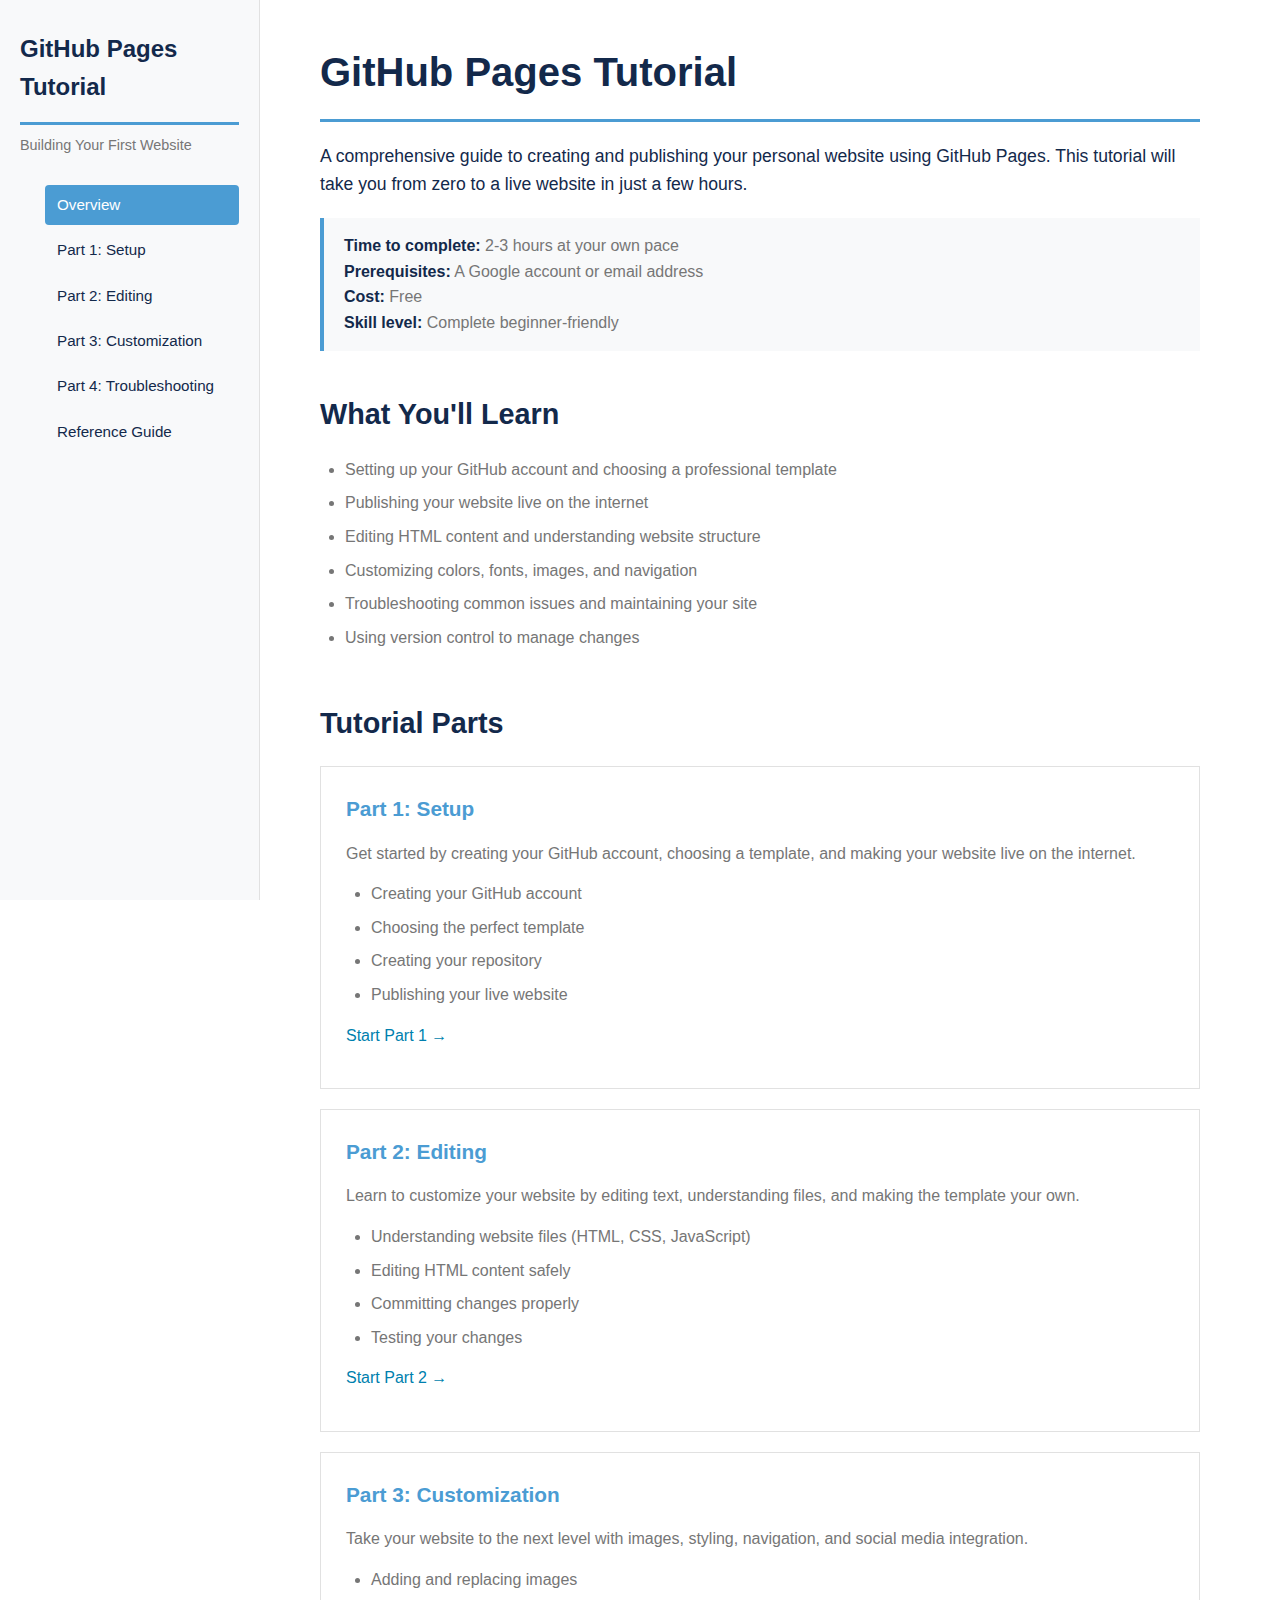
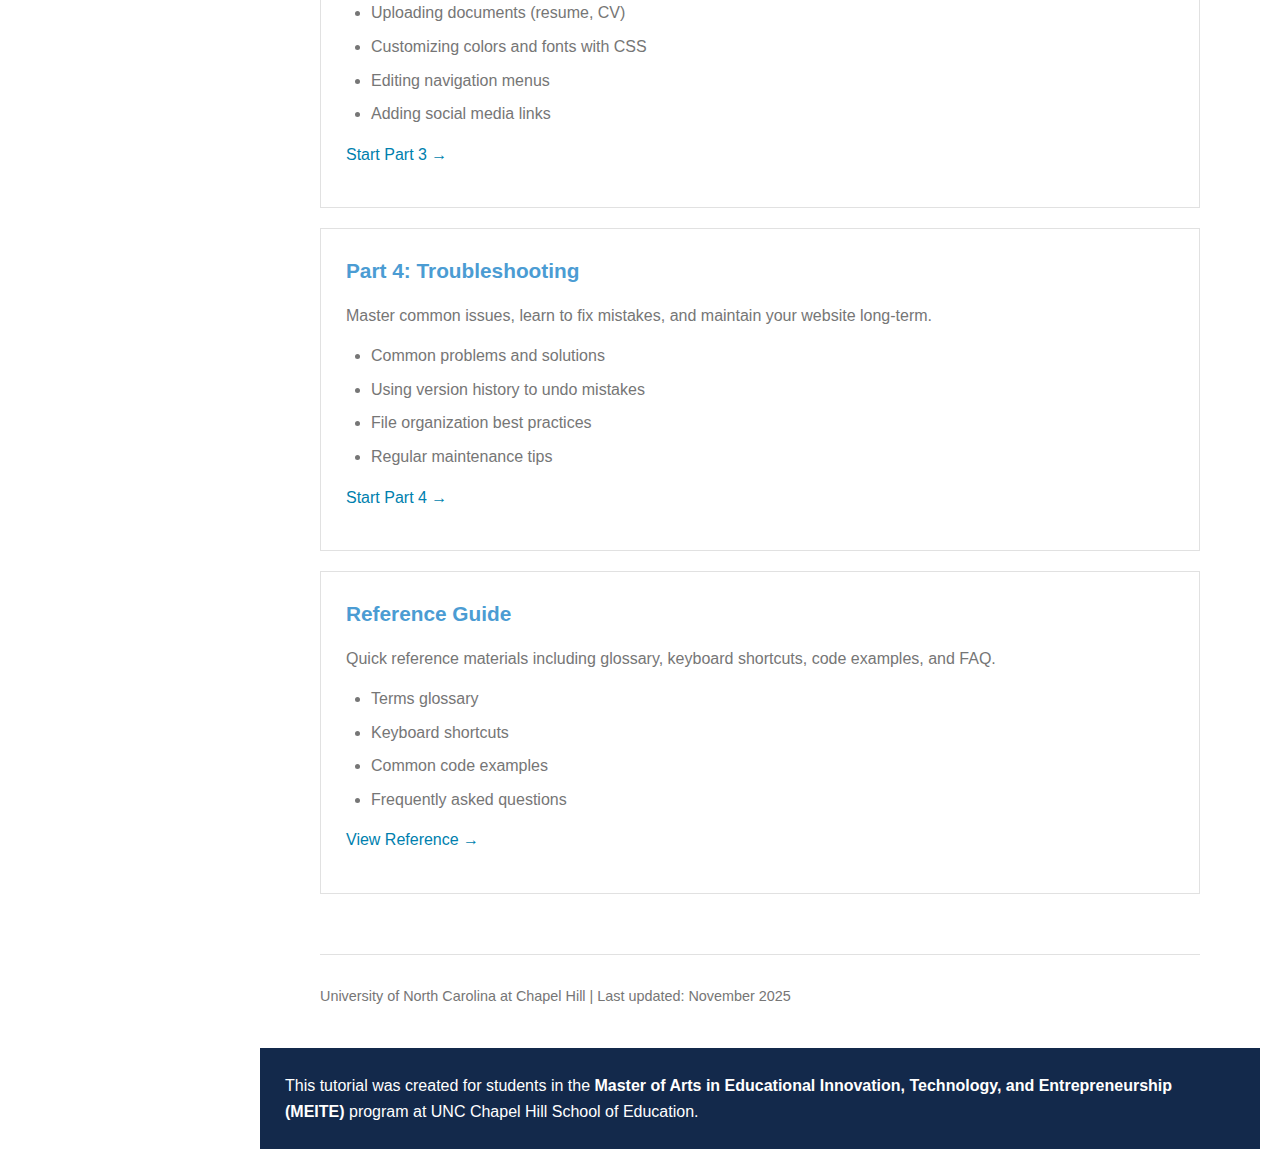
<file: index.html>
<!DOCTYPE html>
<html lang="en">
<head>
    <meta charset="UTF-8">
    <meta name="viewport" content="width=device-width, initial-scale=1.0">
    <title>GitHub Pages Tutorial - UNC Chapel Hill MEITE</title>
    <style>
        * {
            margin: 0;
            padding: 0;
            box-sizing: border-box;
        }

        body {
            font-family: -apple-system, BlinkMacSystemFont, "Segoe UI", Helvetica, Arial, sans-serif;
            line-height: 1.6;
            color: #13294b;
            background-color: #ffffff;
        }

        /* Layout */
        .layout {
            display: flex;
            min-height: 100vh;
        }

        /* Sidebar */
        .sidebar {
            width: 260px;
            background-color: #f8f9fa;
            border-right: 1px solid #e1e1e1;
            padding: 30px 20px;
            position: fixed;
            height: 100vh;
            overflow-y: auto;
        }

        .sidebar h1 {
            font-size: 1.5em;
            color: #13294b;
            margin-bottom: 10px;
            font-weight: 600;
        }

        .sidebar .subtitle {
            font-size: 0.9em;
            color: #767676;
            margin-bottom: 30px;
            line-height: 1.4;
        }

        .sidebar nav ul {
            list-style: none;
        }

        .sidebar nav li {
            margin-bottom: 5px;
        }

        .sidebar nav a {
            display: block;
            padding: 8px 12px;
            color: #13294b;
            text-decoration: none;
            border-radius: 4px;
            font-size: 0.95em;
        }

        .sidebar nav a:hover {
            background-color: #e1e1e1;
            color: #007fae;
        }

        .sidebar nav a.active {
            background-color: #4b9cd3;
            color: #ffffff;
        }

        /* Main content */
        .main-content {
            margin-left: 260px;
            flex: 1;
            padding: 40px 60px;
            max-width: 1000px;
        }

        /* Typography */
        h1 {
            font-size: 2.5em;
            color: #13294b;
            margin-bottom: 20px;
            font-weight: 600;
            border-bottom: 3px solid #4b9cd3;
            padding-bottom: 15px;
        }

        h2 {
            font-size: 1.8em;
            color: #13294b;
            margin-top: 40px;
            margin-bottom: 20px;
            font-weight: 600;
        }

        h3 {
            font-size: 1.3em;
            color: #13294b;
            margin-top: 25px;
            margin-bottom: 15px;
            font-weight: 600;
        }

        p {
            margin-bottom: 15px;
            color: #767676;
        }

        /* Links */
        a {
            color: #007fae;
            text-decoration: none;
        }

        a:hover {
            text-decoration: underline;
        }

        /* Lists */
        ul, ol {
            margin-left: 25px;
            margin-bottom: 20px;
        }

        li {
            margin-bottom: 8px;
            color: #767676;
        }

        /* Info boxes */
        .info-box {
            padding: 15px 20px;
            margin: 20px 0;
            border-left: 4px solid #4b9cd3;
            background-color: #f8f9fa;
        }

        .info-box p {
            margin: 0;
        }

        .info-box strong {
            color: #13294b;
        }

        /* Tutorial cards */
        .tutorial-section {
            margin-bottom: 50px;
        }

        .tutorial-card {
            border: 1px solid #e1e1e1;
            padding: 25px;
            margin-bottom: 20px;
            background-color: #ffffff;
        }

        .tutorial-card h3 {
            margin-top: 0;
            color: #4b9cd3;
        }

        .tutorial-card ul {
            margin-top: 15px;
            margin-bottom: 0;
        }

        /* Footer */
        .footer {
            margin-top: 60px;
            padding-top: 30px;
            border-top: 1px solid #e1e1e1;
            color: #767676;
            font-size: 0.9em;
        }

        .meite-footer {
            background-color: #13294b;
            color: #ffffff;
            padding: 25px;
            margin-top: 40px;
            margin-left: -60px;
            margin-right: -60px;
            margin-bottom: -40px;
        }

        .meite-footer p {
            color: #ffffff;
            margin: 0;
        }

        /* Responsive */
        @media (max-width: 768px) {
            .sidebar {
                width: 100%;
                position: relative;
                height: auto;
                border-right: none;
                border-bottom: 1px solid #e1e1e1;
            }

            .main-content {
                margin-left: 0;
                padding: 30px 20px;
            }

            .layout {
                flex-direction: column;
            }

            .meite-footer {
                margin-left: -20px;
                margin-right: -20px;
                margin-bottom: -30px;
            }
        }
    </style>
</head>
<body>
    <div class="layout">
        <!-- Sidebar Navigation -->
        <aside class="sidebar">
            <h1>GitHub Pages Tutorial</h1>
            <p class="subtitle">Building Your First Website</p>
            
            <nav>
                <ul>
                    <li><a href="index.html" class="active">Overview</a></li>
                    <li><a href="setup.html">Part 1: Setup</a></li>
                    <li><a href="editing.html">Part 2: Editing</a></li>
                    <li><a href="customization.html">Part 3: Customization</a></li>
                    <li><a href="troubleshooting.html">Part 4: Troubleshooting</a></li>
                    <li><a href="reference.html">Reference Guide</a></li>
                </ul>
            </nav>
        </aside>

        <!-- Main Content -->
        <main class="main-content">
            <h1>GitHub Pages Tutorial</h1>
            
            <p style="font-size: 1.1em; color: #13294b;">A comprehensive guide to creating and publishing your personal website using GitHub Pages. This tutorial will take you from zero to a live website in just a few hours.</p>

            <div class="info-box">
                <p><strong>Time to complete:</strong> 2-3 hours at your own pace</p>
                <p><strong>Prerequisites:</strong> A Google account or email address</p>
                <p><strong>Cost:</strong> Free</p>
                <p><strong>Skill level:</strong> Complete beginner-friendly</p>
            </div>

            <div class="tutorial-section">
                <h2>What You'll Learn</h2>
                <ul>
                    <li>Setting up your GitHub account and choosing a professional template</li>
                    <li>Publishing your website live on the internet</li>
                    <li>Editing HTML content and understanding website structure</li>
                    <li>Customizing colors, fonts, images, and navigation</li>
                    <li>Troubleshooting common issues and maintaining your site</li>
                    <li>Using version control to manage changes</li>
                </ul>
            </div>

            <div class="tutorial-section">
                <h2>Tutorial Parts</h2>

                <div class="tutorial-card">
                    <h3>Part 1: Setup</h3>
                    <p>Get started by creating your GitHub account, choosing a template, and making your website live on the internet.</p>
                    <ul>
                        <li>Creating your GitHub account</li>
                        <li>Choosing the perfect template</li>
                        <li>Creating your repository</li>
                        <li>Publishing your live website</li>
                    </ul>
                    <p style="margin-top: 15px;"><a href="setup.html">Start Part 1 →</a></p>
                </div>

                <div class="tutorial-card">
                    <h3>Part 2: Editing</h3>
                    <p>Learn to customize your website by editing text, understanding files, and making the template your own.</p>
                    <ul>
                        <li>Understanding website files (HTML, CSS, JavaScript)</li>
                        <li>Editing HTML content safely</li>
                        <li>Committing changes properly</li>
                        <li>Testing your changes</li>
                    </ul>
                    <p style="margin-top: 15px;"><a href="editing.html">Start Part 2 →</a></p>
                </div>

                <div class="tutorial-card">
                    <h3>Part 3: Customization</h3>
                    <p>Take your website to the next level with images, styling, navigation, and social media integration.</p>
                    <ul>
                        <li>Adding and replacing images</li>
                        <li>Uploading documents (resume, CV)</li>
                        <li>Customizing colors and fonts with CSS</li>
                        <li>Editing navigation menus</li>
                        <li>Adding social media links</li>
                    </ul>
                    <p style="margin-top: 15px;"><a href="customization.html">Start Part 3 →</a></p>
                </div>

                <div class="tutorial-card">
                    <h3>Part 4: Troubleshooting</h3>
                    <p>Master common issues, learn to fix mistakes, and maintain your website long-term.</p>
                    <ul>
                        <li>Common problems and solutions</li>
                        <li>Using version history to undo mistakes</li>
                        <li>File organization best practices</li>
                        <li>Regular maintenance tips</li>
                    </ul>
                    <p style="margin-top: 15px;"><a href="troubleshooting.html">Start Part 4 →</a></p>
                </div>

                <div class="tutorial-card">
                    <h3>Reference Guide</h3>
                    <p>Quick reference materials including glossary, keyboard shortcuts, code examples, and FAQ.</p>
                    <ul>
                        <li>Terms glossary</li>
                        <li>Keyboard shortcuts</li>
                        <li>Common code examples</li>
                        <li>Frequently asked questions</li>
                    </ul>
                    <p style="margin-top: 15px;"><a href="reference.html">View Reference →</a></p>
                </div>
            </div>

            <div class="footer">
                <p>University of North Carolina at Chapel Hill | Last updated: November 2025</p>
            </div>

            <div class="meite-footer">
                <p>This tutorial was created for students in the <strong>Master of Arts in Educational Innovation, Technology, and Entrepreneurship (MEITE)</strong> program at UNC Chapel Hill School of Education.</p>
            </div>
        </main>
    </div>
</body>
</html>
</file>
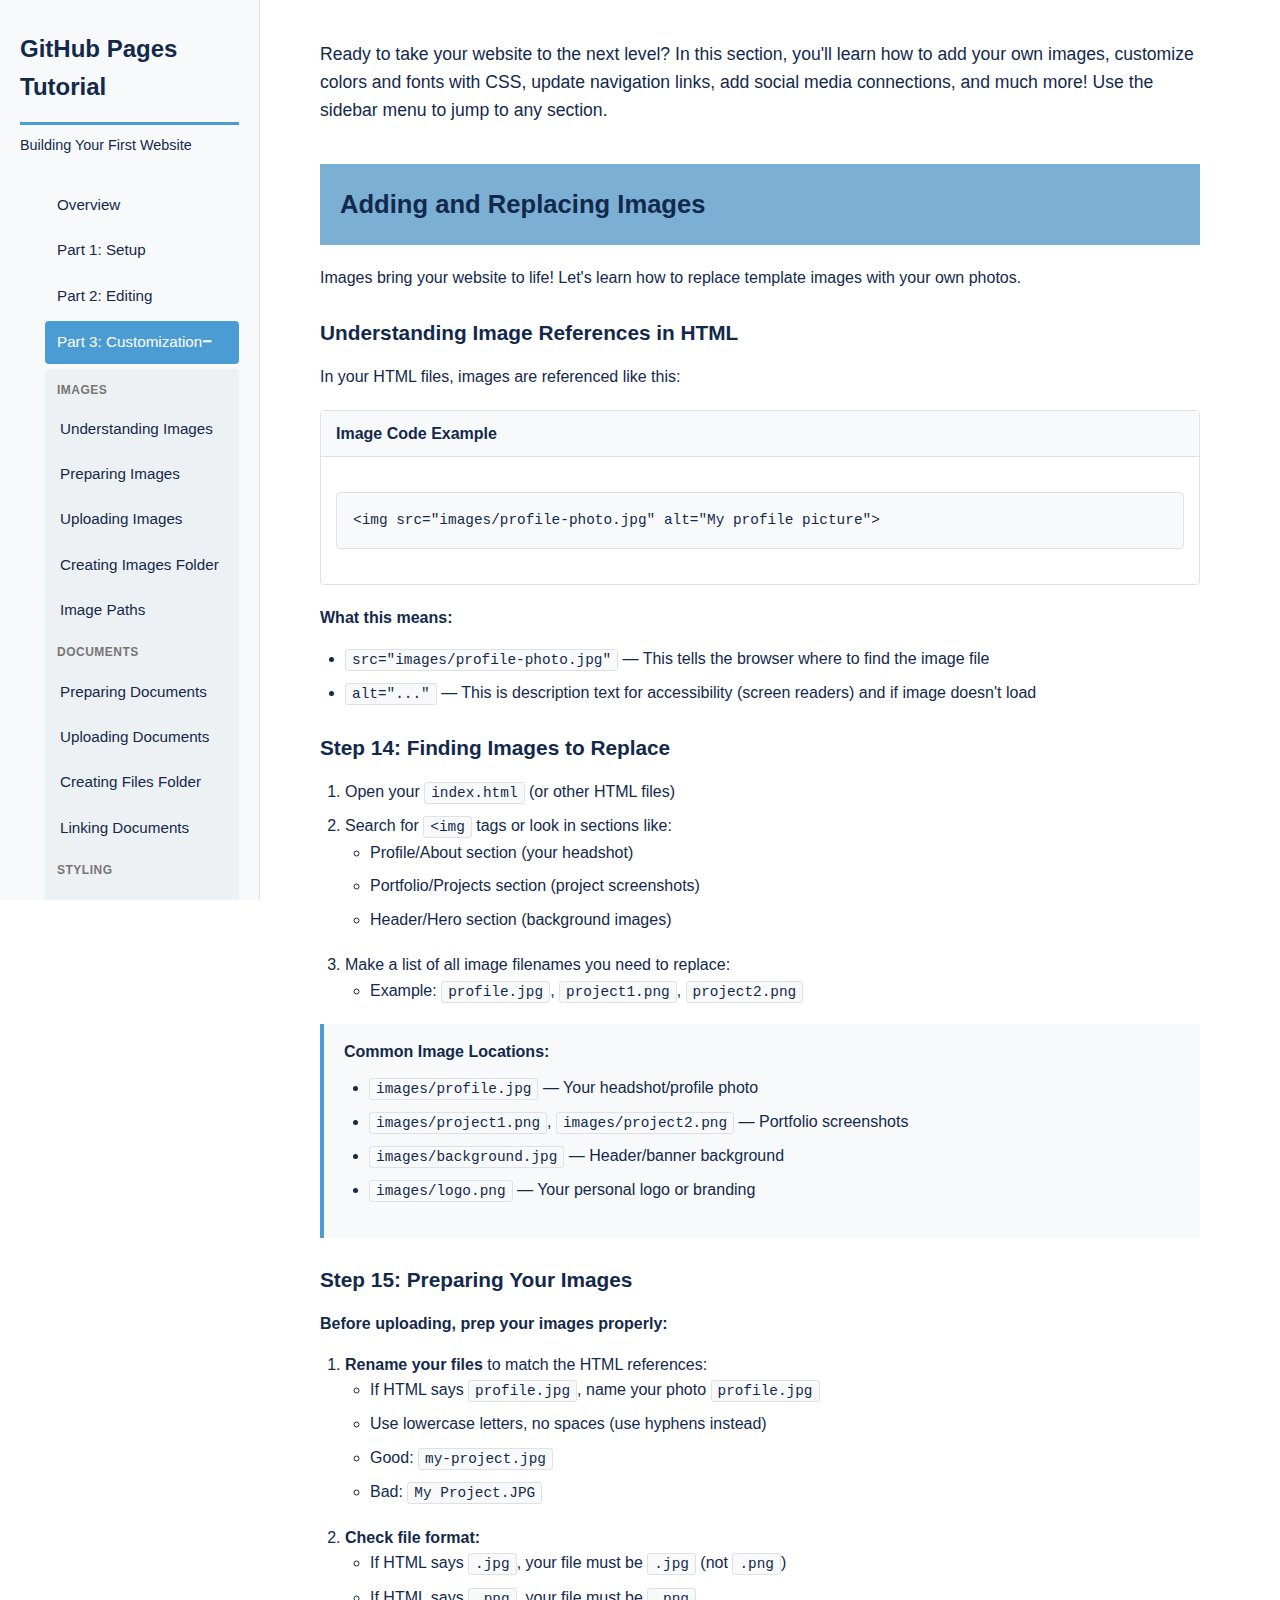
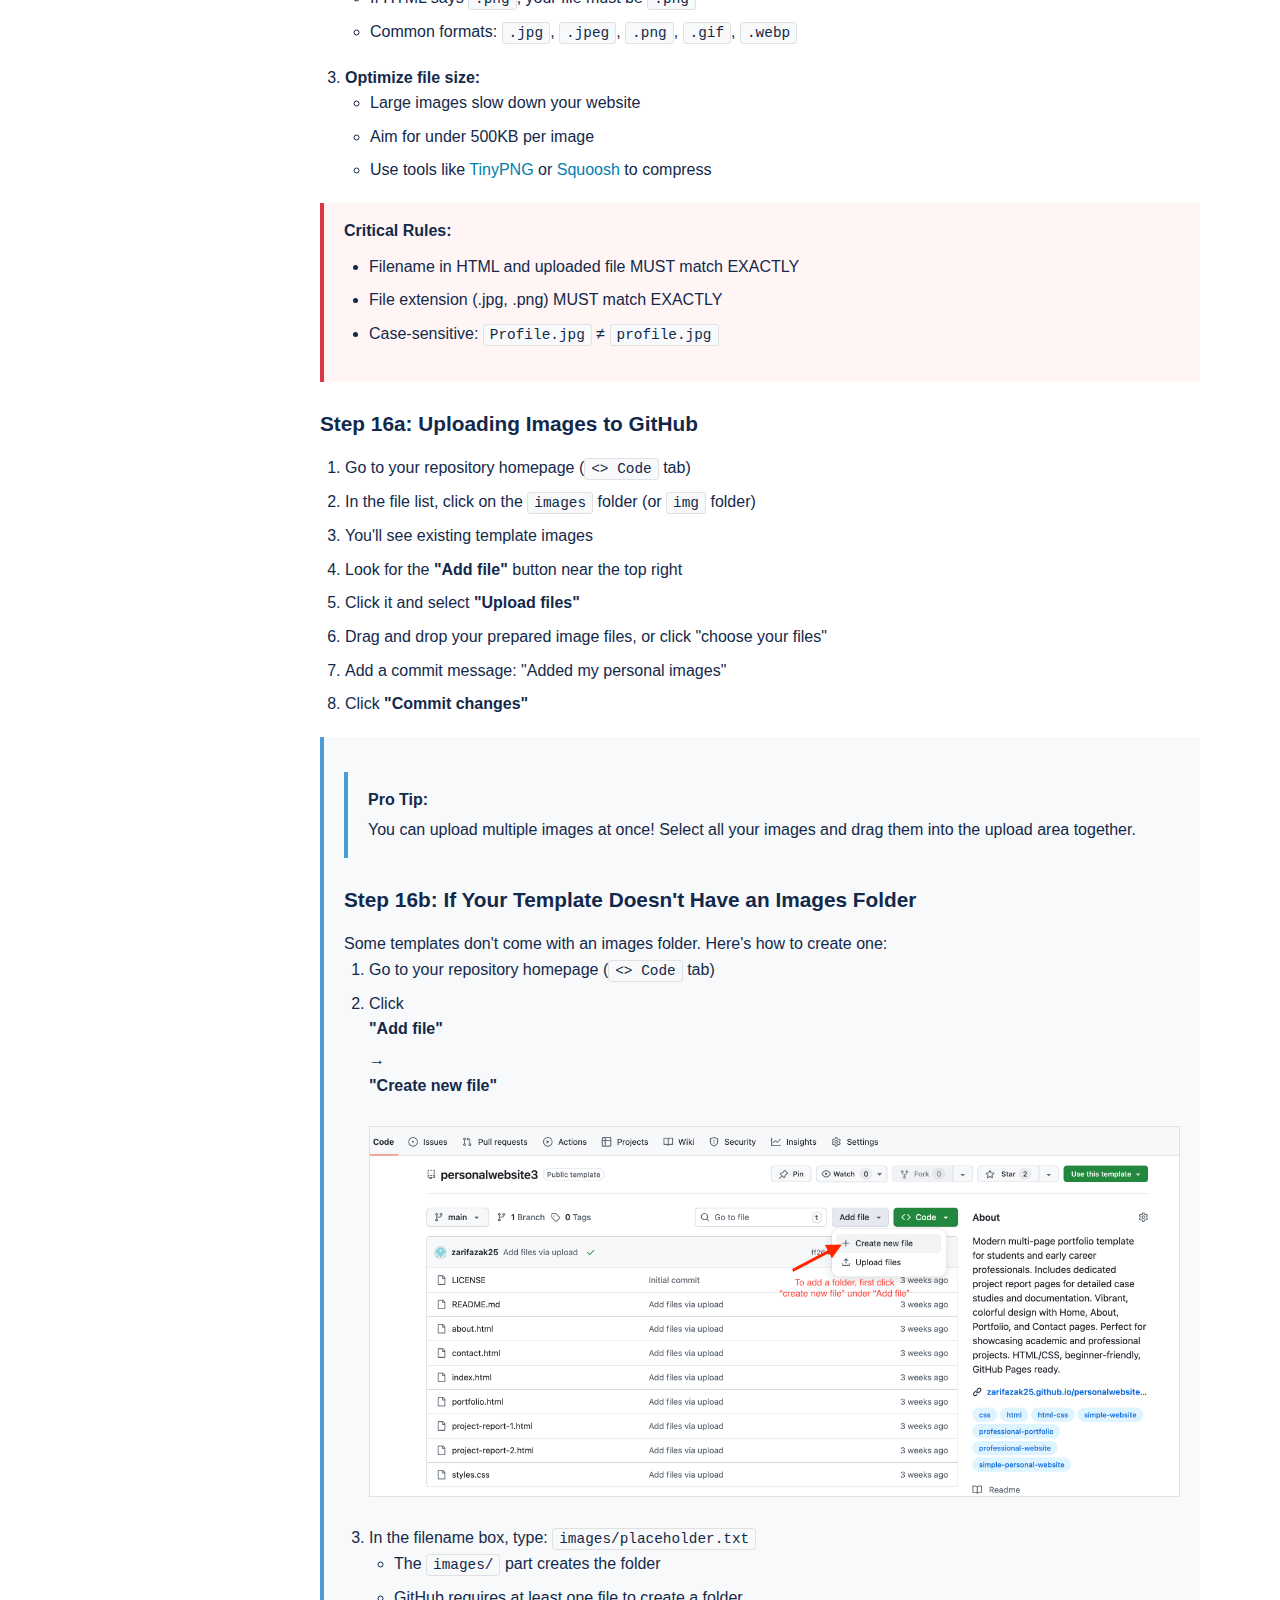
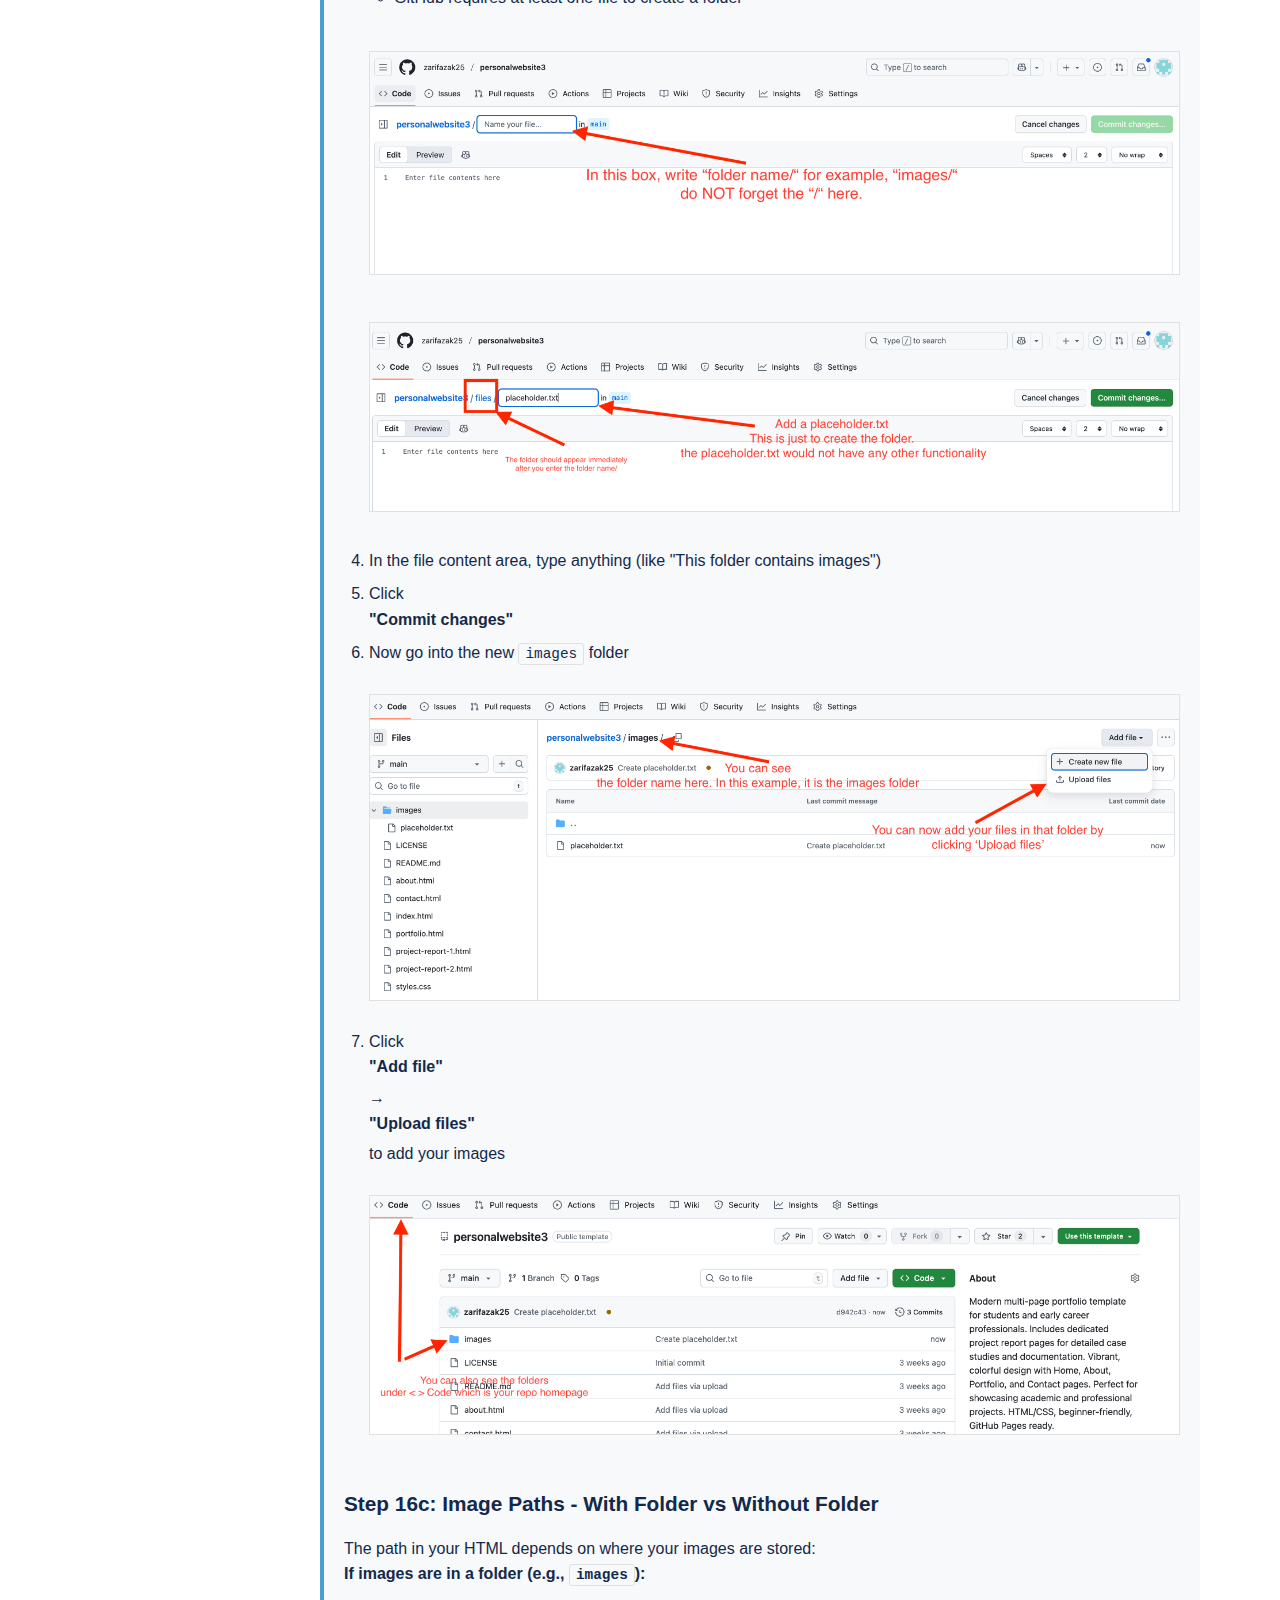
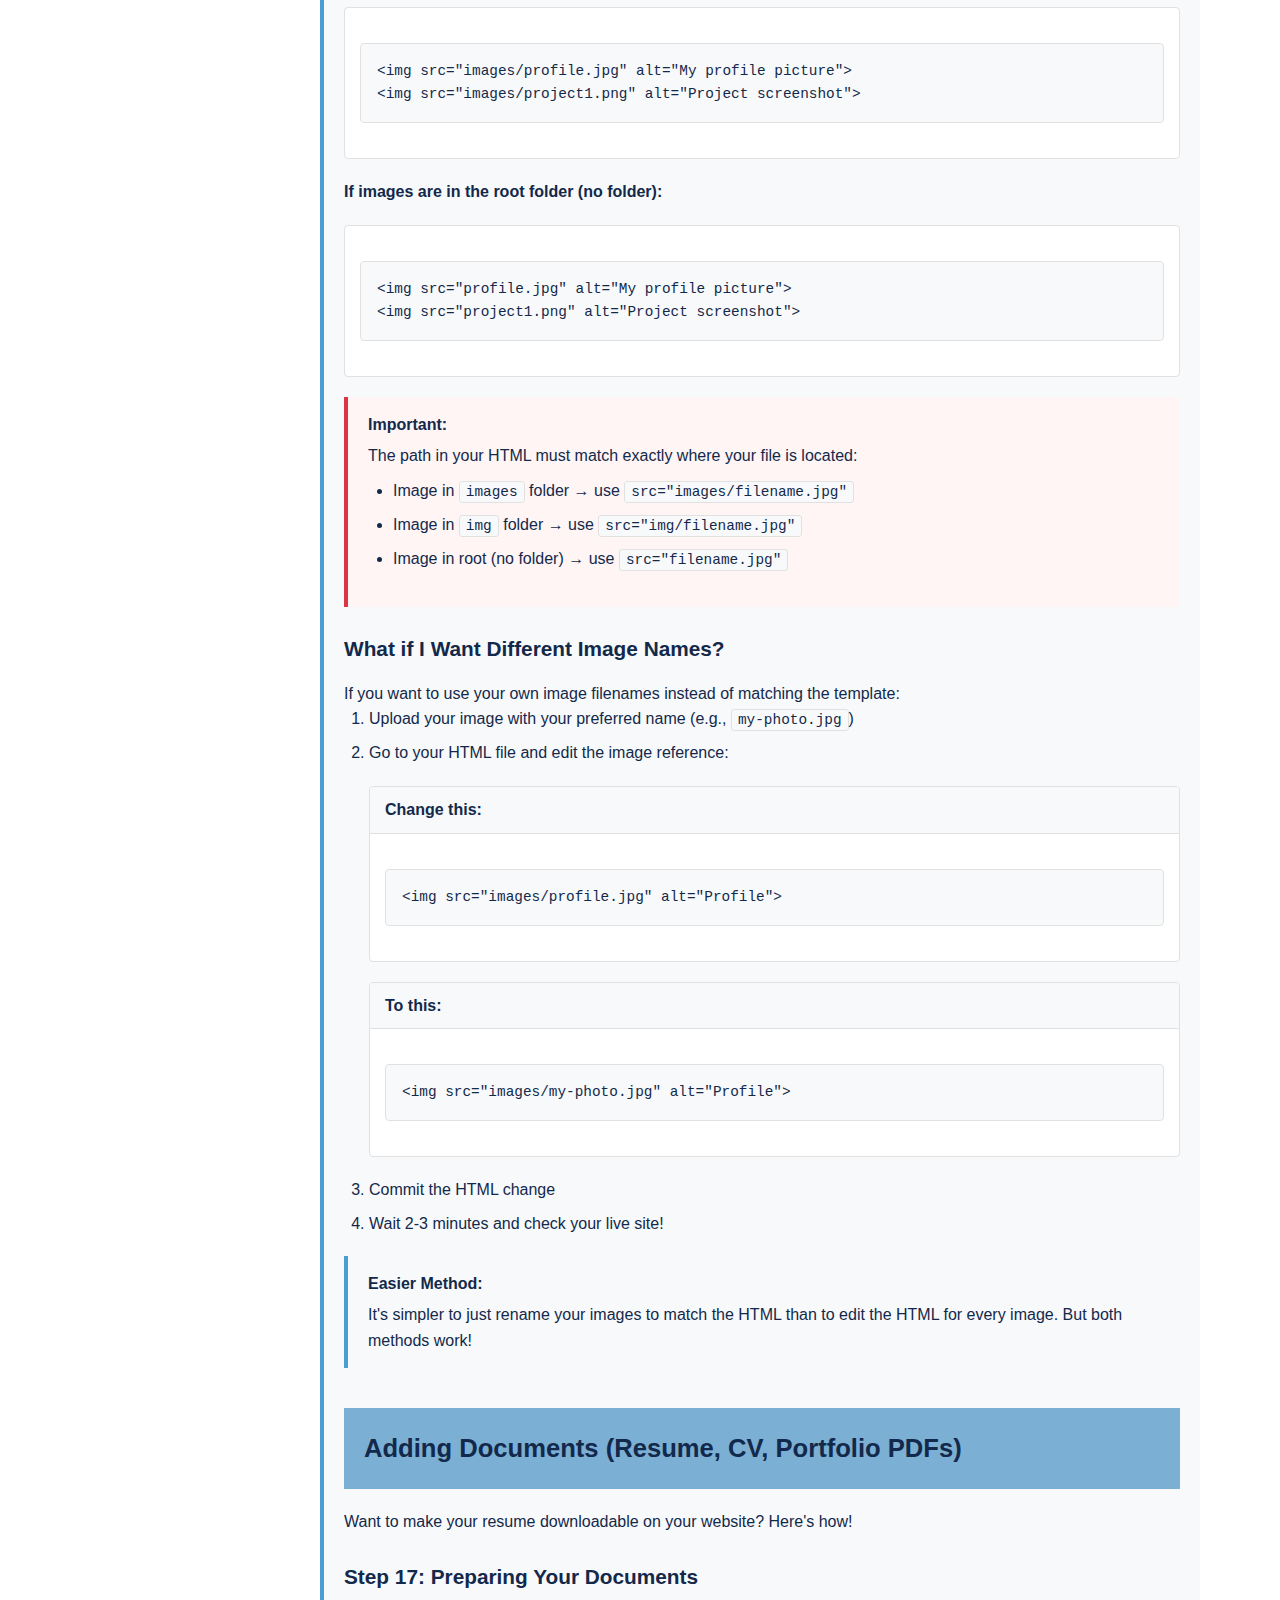
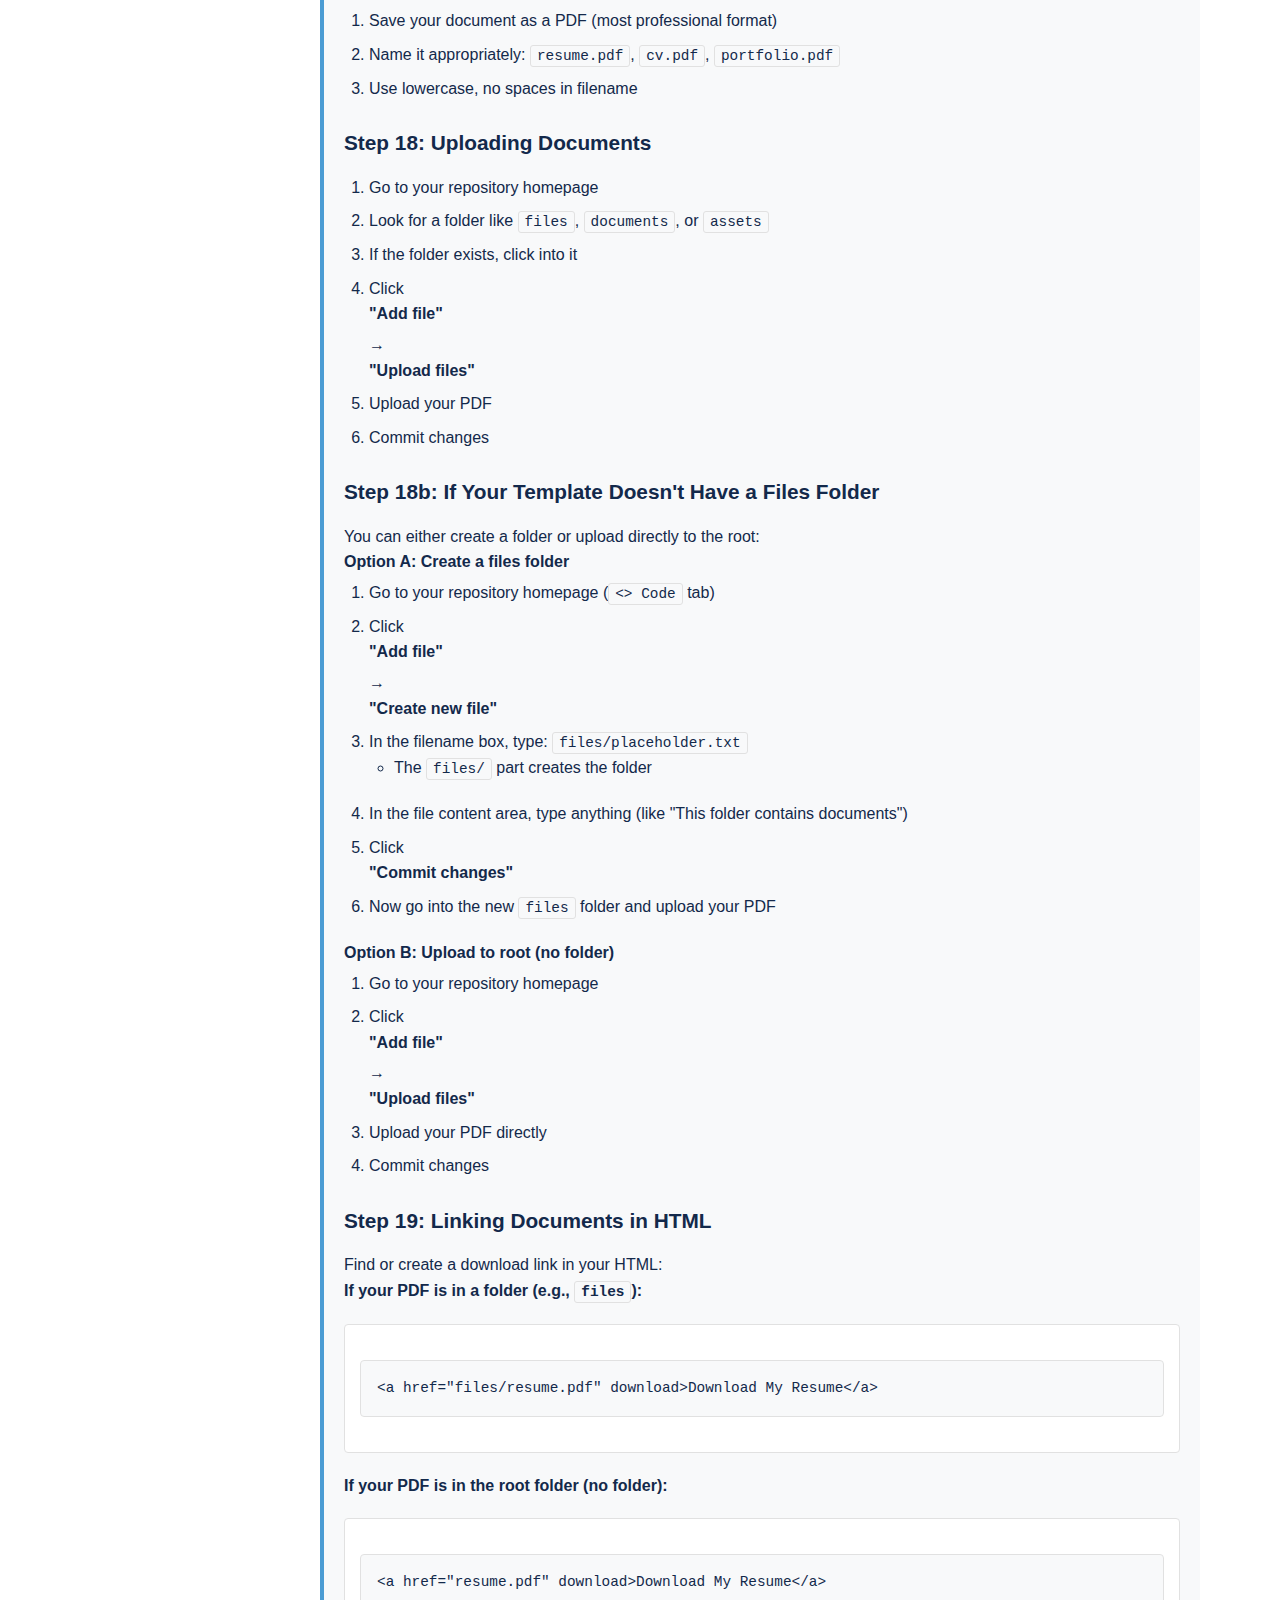
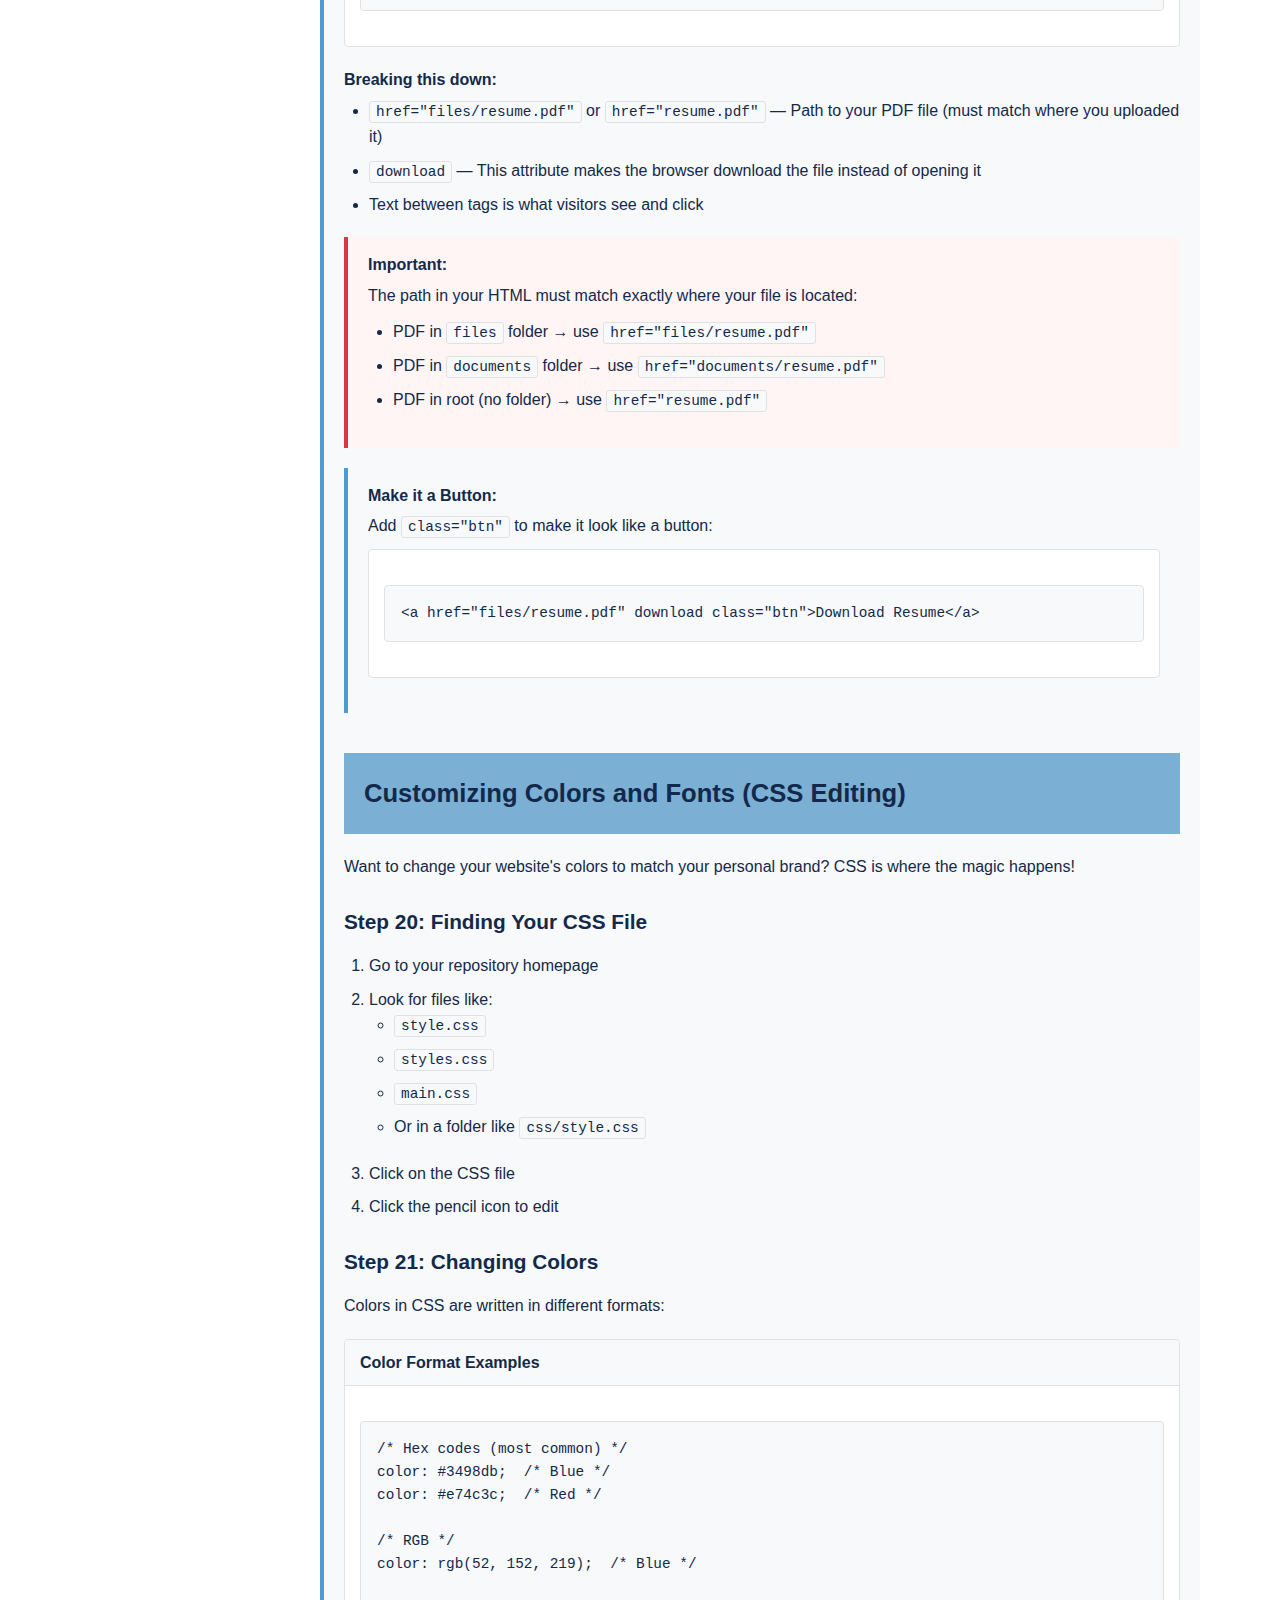
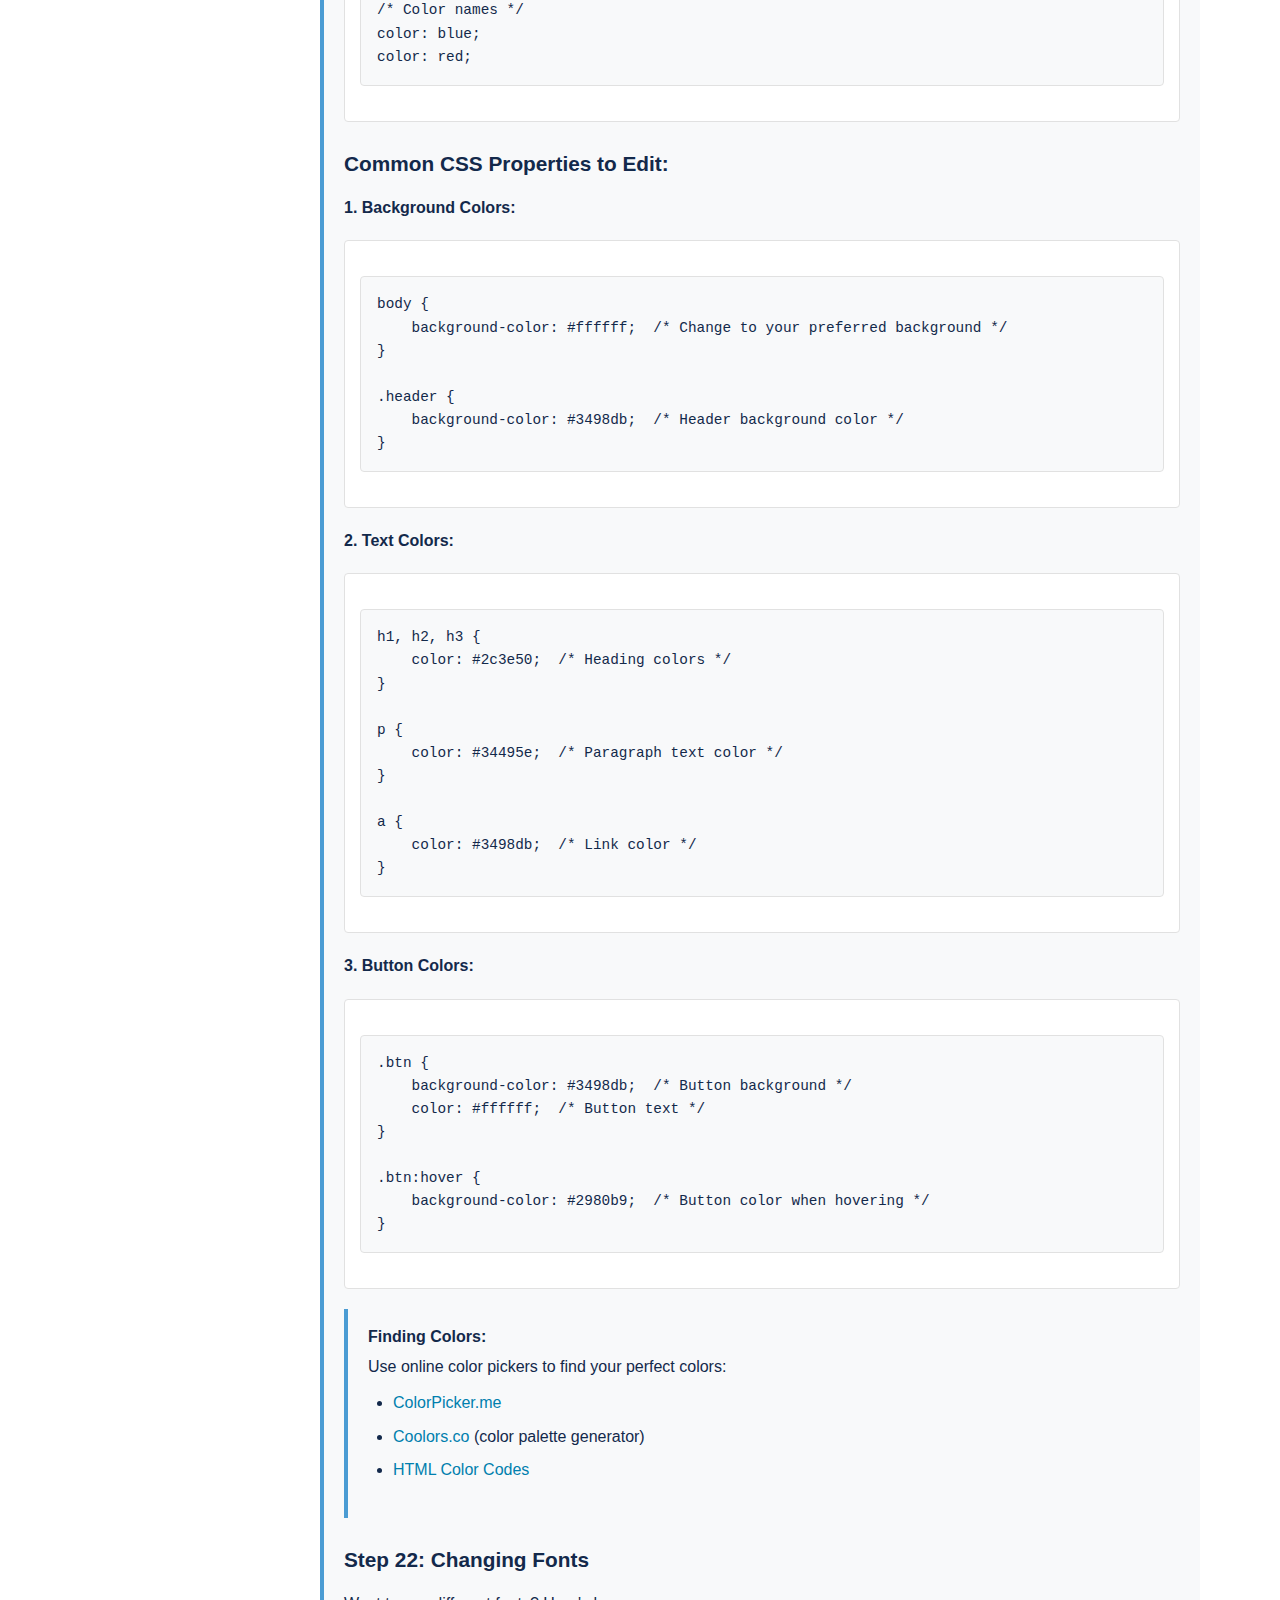
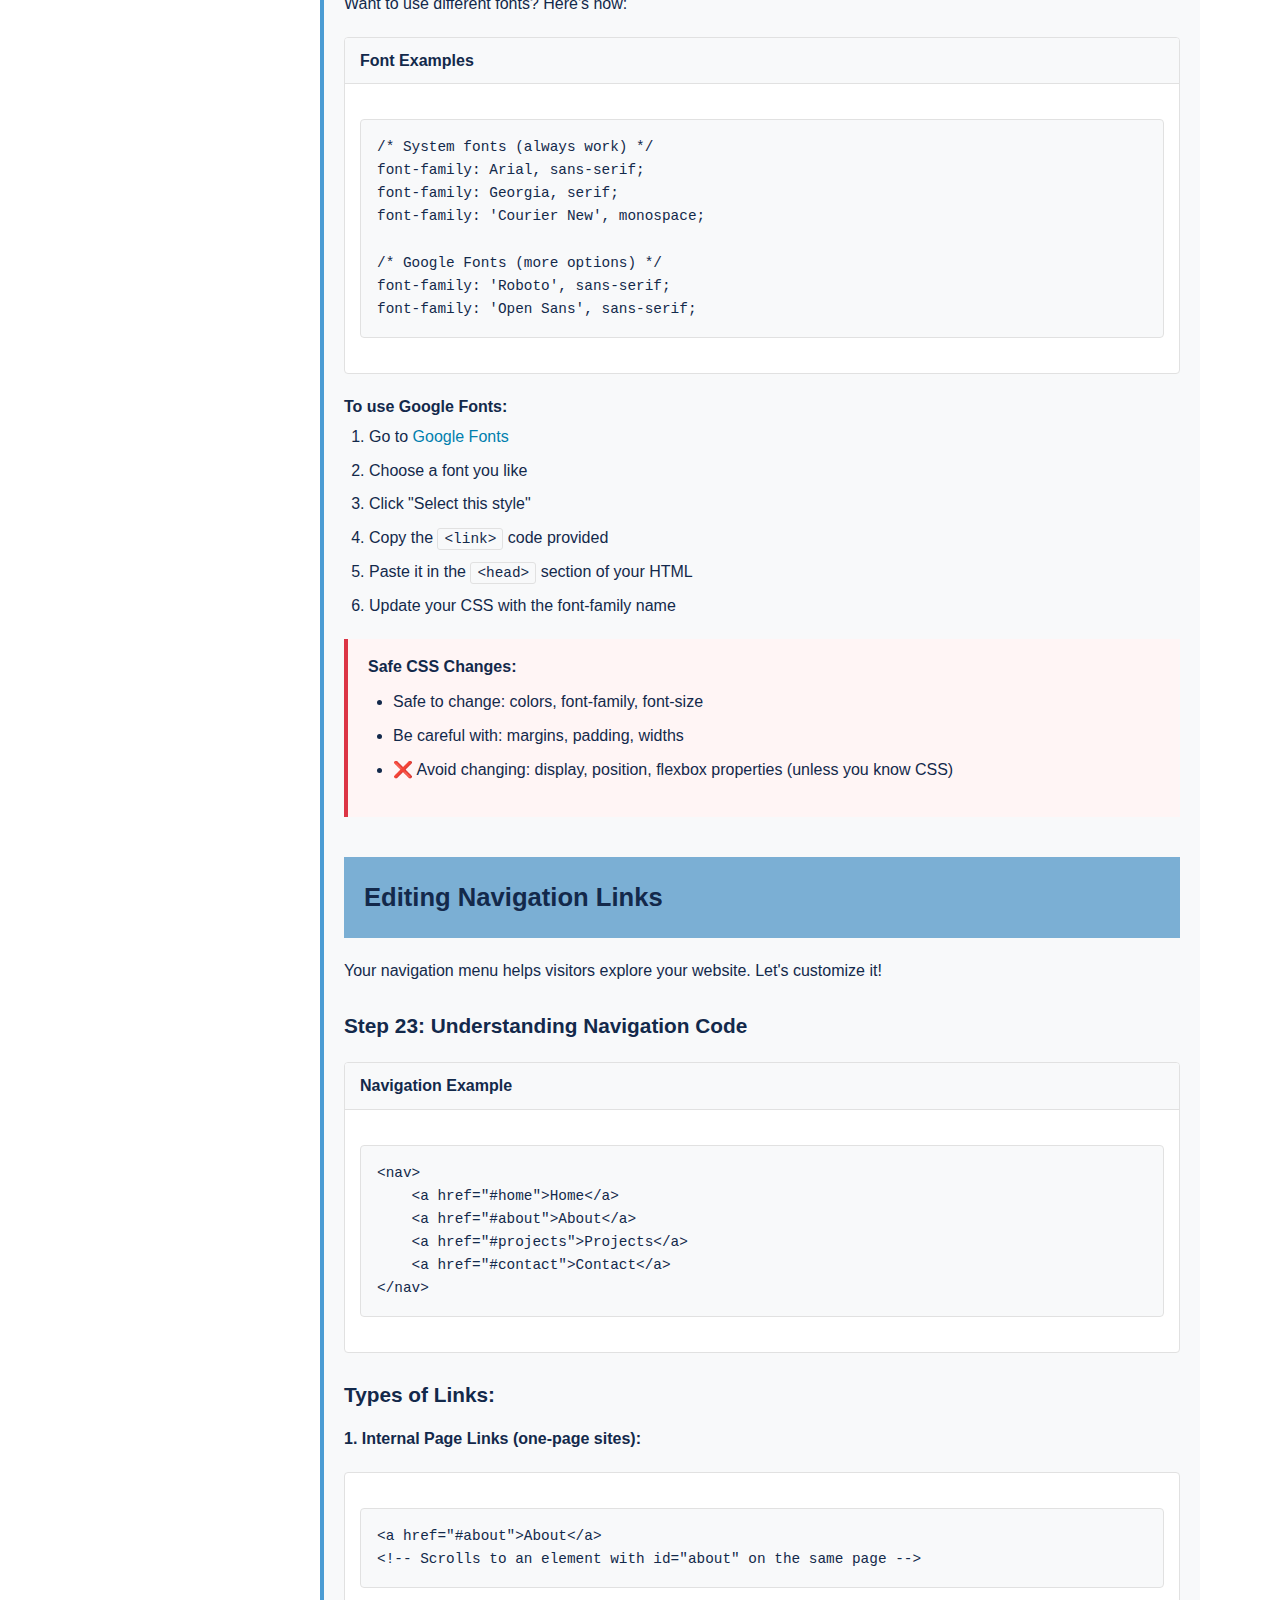
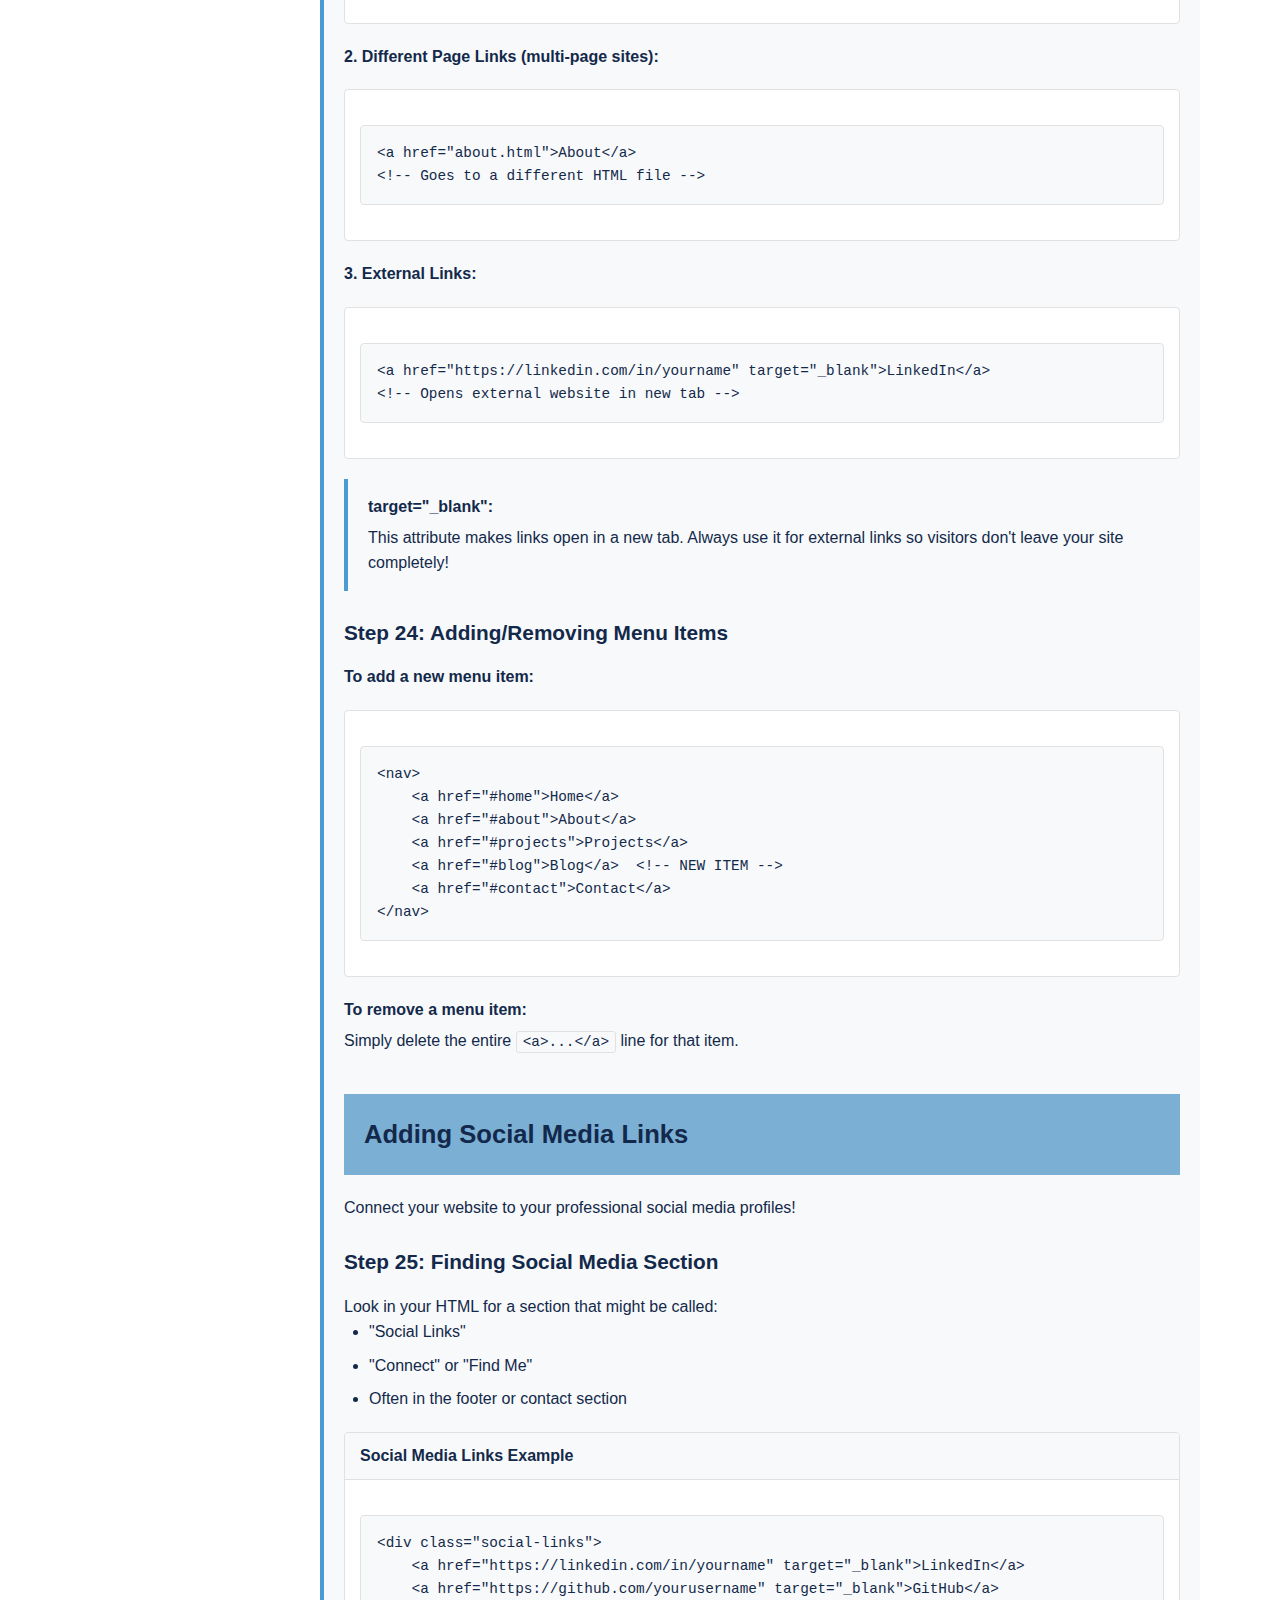
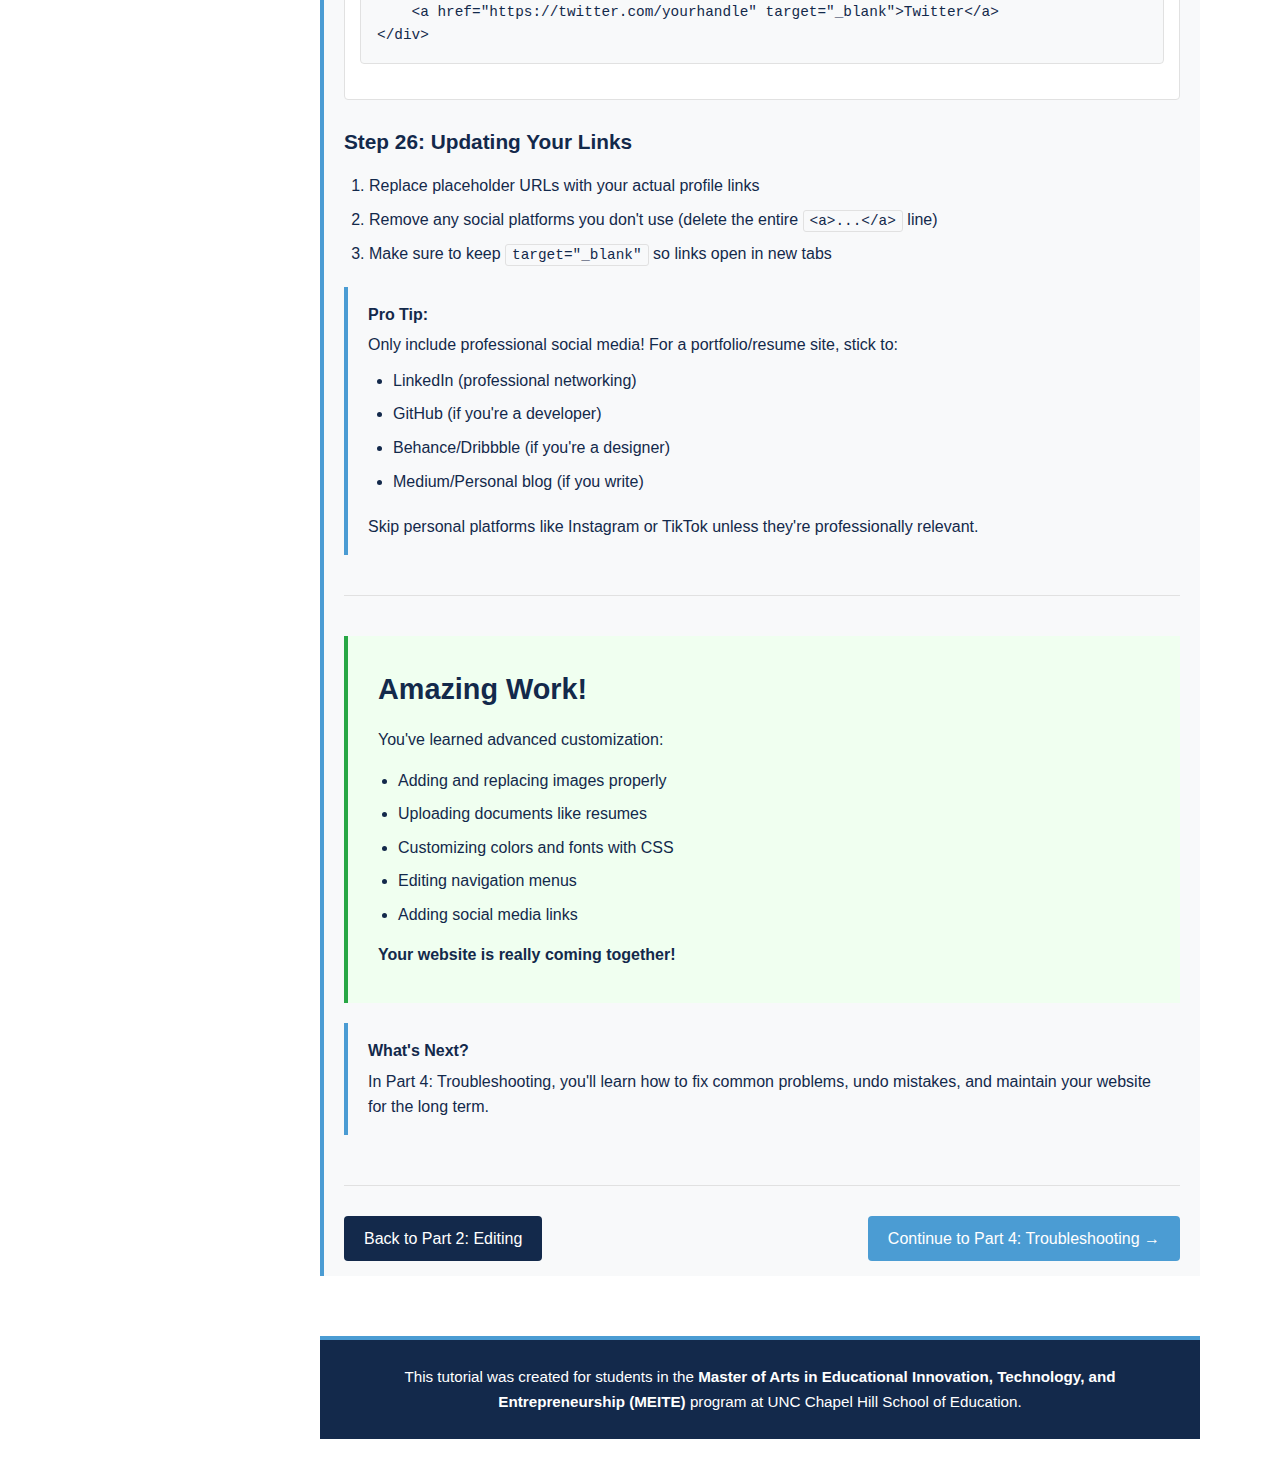
<file: customization.html>
<!DOCTYPE html>
<html lang="en">
<head>
    <meta charset="UTF-8">
    <meta name="viewport" content="width=device-width, initial-scale=1.0">
    <title>Part 3: Customization - GitHub Pages Tutorial</title>
    <style>
        * { margin: 0; padding: 0; box-sizing: border-box; }
        body { font-family: -apple-system, BlinkMacSystemFont, "Segoe UI", Helvetica, Arial, sans-serif; line-height: 1.6; color: #13294b; background-color: #ffffff; }
        .layout { display: flex; min-height: 100vh; }
        .sidebar { width: 260px; background-color: #f8f9fa; border-right: 1px solid #e1e1e1; padding: 30px 20px; position: fixed; height: 100vh; overflow-y: auto; }
        .sidebar h1 { font-size: 1.5em; color: #13294b; margin-bottom: 10px; font-weight: 600; }
        .sidebar .subtitle { font-size: 0.9em; color: #13294b; margin-bottom: 30px; line-height: 1.4; }
        .sidebar nav ul { list-style: none; }
        .sidebar nav li { margin-bottom: 5px; }
        .sidebar nav a { display: block; padding: 8px 12px; color: #13294b; text-decoration: none; border-radius: 4px; font-size: 0.95em; }
        .sidebar nav a:hover { background-color: #e1e1e1; color: #007fae; }
        .sidebar nav a.active { background-color: #4b9cd3; color: #ffffff; }
        .main-content { margin-left: 260px; flex: 1; padding: 40px 60px; max-width: 1000px; }
        h1 { font-size: 2.5em; color: #13294b; margin-bottom: 20px; font-weight: 600; border-bottom: 3px solid #4b9cd3; padding-bottom: 15px; }
        h2 { font-size: 1.8em; color: #13294b; margin-top: 40px; margin-bottom: 20px; font-weight: 600; }
        h3 { font-size: 1.3em; color: #13294b; margin-top: 25px; margin-bottom: 15px; font-weight: 600; }
        h4 { font-size: 1.1em; color: #13294b; margin-top: 20px; margin-bottom: 10px; font-weight: 600; }
        p { margin-bottom: 15px; color: #13294b; }
        strong { color: #13294b; font-weight: 600; }
        a { color: #007fae; text-decoration: none; }
        a:hover { text-decoration: underline; }
        ul, ol { margin-left: 25px; margin-bottom: 20px; }
        li { margin-bottom: 8px; color: #13294b; }
        code { background-color: #f8f9fa; padding: 2px 6px; border-radius: 3px; font-family: "SFMono-Regular", Consolas, monospace; font-size: 0.9em; color: #13294b; border: 1px solid #e1e1e1; }
        pre { background-color: #f8f9fa; padding: 16px; border-radius: 4px; overflow-x: auto; margin: 20px 0; border: 1px solid #e1e1e1; }
        pre code { background-color: transparent; padding: 0; border: none; }
        .note, .tip { padding: 15px 20px; margin: 20px 0; border-left: 4px solid #4b9cd3; background-color: #f8f9fa; }
        .important, .warning { padding: 15px 20px; margin: 20px 0; border-left: 4px solid #dc3545; background-color: #fff5f5; }
        .success { padding: 15px 20px; margin: 20px 0; border-left: 4px solid #28a745; background-color: #f0fff0; }
        .note strong, .tip strong, .important strong, .warning strong, .success strong { display: block; margin-bottom: 5px; color: #13294b; }
        .note p, .tip p, .important p, .warning p, .success p { margin: 0; }
        .image-placeholder { background-color: #f8f9fa; border: 2px dashed #e1e1e1; padding: 40px; text-align: center; margin: 20px 0; color: #13294b; }
        .navigation { display: flex; justify-content: space-between; margin-top: 50px; padding-top: 30px; border-top: 1px solid #e1e1e1; }
        .nav-button { display: inline-block; padding: 10px 20px; background-color: #4b9cd3; color: #ffffff; text-decoration: none; border-radius: 4px; font-weight: 500; }
        .nav-button:hover { background-color: #007fae; text-decoration: none; }
        .nav-button.secondary { background-color: #13294b; }
        .nav-button.secondary:hover { background-color: #13294b; }
        .meite-footer { background-color: #13294b; color: #ffffff; padding: 25px; margin-top: 40px; margin-left: -60px; margin-right: -60px; margin-bottom: -40px; }
        .meite-footer p { color: #ffffff; margin: 0; }
        .meite-footer strong { color: #ffffff; }
        .step-header {
            background-color: #7BAFD4;
            padding: 20px;
            margin: 40px 0 20px 0;
        }
        .step-header h2 { 
            margin: 0; 
            padding: 0; 
            border: none; 
            font-size: 1.6em;
            color: #13294b;
        }
        .code-example { background-color: #ffffff; border: 1px solid #e1e1e1; border-radius: 4px; margin: 20px 0; overflow: hidden; }
        .code-example-header { background-color: #f8f9fa; color: #13294b; padding: 10px 15px; font-weight: 600; border-bottom: 1px solid #e1e1e1; }
        .code-example-content { padding: 15px; }
        table { width: 100%; border-collapse: collapse; margin: 20px 0; border: 1px solid #e1e1e1; }
        th { background-color: #f8f9fa; padding: 12px; text-align: left; border-bottom: 2px solid #e1e1e1; color: #13294b; font-weight: 600; }
        td { padding: 12px; border-bottom: 1px solid #e1e1e1; color: #13294b; }
        .glossary-term { background-color: #f8f9fa; padding: 15px; margin: 10px 0; border-left: 3px solid #4b9cd3; }
        .glossary-term strong { color: #4b9cd3; font-size: 1.1em; }
        .faq-item { background-color: #f8f9fa; border: 1px solid #e1e1e1; padding: 20px; margin: 15px 0; }
        .faq-item h4 { color: #4b9cd3; margin-bottom: 10px; }
        .problem-solution { background-color: #f8f9fa; border: 1px solid #e1e1e1; padding: 20px; margin: 20px 0; }
        .problem-solution h4 { color: #dc3545; margin-bottom: 10px; }
        .problem-solution .solution { margin-top: 15px; padding-top: 15px; border-top: 1px solid #e1e1e1; }
        .problem-solution .solution h5 { color: #28a745; margin-bottom: 10px; }
        @media (max-width: 768px) {
            .sidebar { width: 100%; position: relative; height: auto; border-right: none; border-bottom: 1px solid #e1e1e1; }
            .main-content { margin-left: 0; padding: 30px 20px; }
            .layout { flex-direction: column; }
            .meite-footer { margin-left: -20px; margin-right: -20px; margin-bottom: -30px; }
            .navigation { flex-direction: column; gap: 10px; }
            .nav-button { width: 100%; text-align: center; }
        }

        /* Collapsible Submenu Styles */
        .has-submenu > a {
            display: flex;
            justify-content: space-between;
            align-items: center;
        }
        .has-submenu > a::after {
            content: '+';
            font-size: 1.1em;
            font-weight: bold;
            transition: transform 0.3s;
        }
        .has-submenu.open > a::after {
            content: '−';
        }
        .submenu {
            display: none;
            list-style: none;
            margin: 0;
            padding: 0;
            background-color: #eef1f3;
            border-radius: 4px;
            margin-top: 5px;
        }
        .submenu.open {
            display: block;
        }
        .submenu li {
            margin: 0;
        }
        .submenu a {
            padding: 6px 12px 6px 20px;
            font-size: 0.85em;
            color: #13294b;
            border-left: 3px solid transparent;
        }
        .submenu a:hover {
            background-color: #e1e1e1;
            border-left: 3px solid #4b9cd3;
        }
        .submenu-category {
            padding: 8px 12px 4px 12px;
            font-size: 0.75em;
            font-weight: 600;
            color: #767676;
            text-transform: uppercase;
            letter-spacing: 0.5px;
        }
        .submenu-category:first-child {
            padding-top: 12px;
        }
    </style>
</head>
<body>
    <div class="layout">
        <aside class="sidebar">
            <h1>GitHub Pages Tutorial</h1>
            <p class="subtitle">Building Your First Website</p>
            
            <nav>
                <ul>
                    <li><a href="index.html">Overview</a></li>
                    <li><a href="setup.html">Part 1: Setup</a></li>
                    <li><a href="editing.html">Part 2: Editing</a></li>
                    <li class="has-submenu open">
                        <a href="#" class="active" onclick="toggleSubmenu(event)">Part 3: Customization</a>
                        <ul class="submenu open">
                            <li class="submenu-category">Images</li>
                            <li><a href="#images-overview">Understanding Images</a></li>
                            <li><a href="#prepare-images">Preparing Images</a></li>
                            <li><a href="#upload-images">Uploading Images</a></li>
                            <li><a href="#create-images-folder">Creating Images Folder</a></li>
                            <li><a href="#image-paths">Image Paths</a></li>
                            <li class="submenu-category">Documents</li>
                            <li><a href="#prepare-documents">Preparing Documents</a></li>
                            <li><a href="#upload-documents">Uploading Documents</a></li>
                            <li><a href="#create-files-folder">Creating Files Folder</a></li>
                            <li><a href="#link-documents">Linking Documents</a></li>
                            <li class="submenu-category">Styling</li>
                            <li><a href="#find-css">Finding CSS File</a></li>
                            <li><a href="#change-colors">Changing Colors</a></li>
                            <li><a href="#change-fonts">Changing Fonts</a></li>
                            <li class="submenu-category">Navigation</li>
                            <li><a href="#navigation-links">Navigation Links</a></li>
                            <li><a href="#menu-items">Menu Items</a></li>
                            <li><a href="#social-media">Social Media Links</a></li>
                        </ul>
                    </li>
                    <li><a href="troubleshooting.html">Part 4: Troubleshooting</a></li>
                    <li><a href="reference.html">Reference Guide</a></li>
                </ul>
            </nav>

            <script>
                function toggleSubmenu(event) {
                    event.preventDefault();
                    const parent = event.target.parentElement;
                    const submenu = parent.querySelector('.submenu');
                    parent.classList.toggle('open');
                    submenu.classList.toggle('open');
                }
            </script>
        </aside>

        <main class="main-content">
<p style="font-size: 1.1em; color: #13294b;">Ready to take your website to the next level? In this section, you'll learn how to add your own images, customize colors and fonts with CSS, update navigation links, add social media connections, and much more! Use the sidebar menu to jump to any section.</p>

        <!-- IMAGES -->
        <div class="step-header" id="adding-images">
            <h2>Adding and Replacing Images</h2>
        </div>

        <p>Images bring your website to life! Let's learn how to replace template images with your own photos.</p>

        <h3 id="images-overview">Understanding Image References in HTML</h3>
        <p>In your HTML files, images are referenced like this:</p>

        <div class="code-example">
            <div class="code-example-header">Image Code Example</div>
            <div class="code-example-content">
                <pre><code>&lt;img src="images/profile-photo.jpg" alt="My profile picture"&gt;</code></pre>
            </div>
        </div>

        <p><strong>What this means:</strong></p>
        <ul>
            <li><code>src="images/profile-photo.jpg"</code> — This tells the browser where to find the image file</li>
            <li><code>alt="..."</code> — This is description text for accessibility (screen readers) and if image doesn't load</li>
        </ul>

        <h3 id="find-images">Step 14: Finding Images to Replace</h3>
        <ol>
            <li>Open your <code>index.html</code> (or other HTML files)</li>
            <li>Search for <code>&lt;img</code> tags or look in sections like:
                <ul>
                    <li>Profile/About section (your headshot)</li>
                    <li>Portfolio/Projects section (project screenshots)</li>
                    <li>Header/Hero section (background images)</li>
                </ul>
            </li>
            <li>Make a list of all image filenames you need to replace:
                <ul>
                    <li>Example: <code>profile.jpg</code>, <code>project1.png</code>, <code>project2.png</code></li>
                </ul>
            </li>
        </ol>

        <div class="note">
            <strong>Common Image Locations:</strong>
            <ul style="margin-top: 10px;">
                <li><code>images/profile.jpg</code> — Your headshot/profile photo</li>
                <li><code>images/project1.png</code>, <code>images/project2.png</code> — Portfolio screenshots</li>
                <li><code>images/background.jpg</code> — Header/banner background</li>
                <li><code>images/logo.png</code> — Your personal logo or branding</li>
            </ul>
        </div>

        <h3 id="prepare-images">Step 15: Preparing Your Images</h3>
        <p><strong>Before uploading, prep your images properly:</strong></p>

        <ol>
            <li><strong>Rename your files</strong> to match the HTML references:
                <ul>
                    <li>If HTML says <code>profile.jpg</code>, name your photo <code>profile.jpg</code></li>
                    <li>Use lowercase letters, no spaces (use hyphens instead)</li>
                    <li>Good: <code>my-project.jpg</code></li>
                    <li>Bad: <code>My Project.JPG</code></li>
                </ul>
            </li>
            <li><strong>Check file format:</strong>
                <ul>
                    <li>If HTML says <code>.jpg</code>, your file must be <code>.jpg</code> (not <code>.png</code>)</li>
                    <li>If HTML says <code>.png</code>, your file must be <code>.png</code></li>
                    <li>Common formats: <code>.jpg</code>, <code>.jpeg</code>, <code>.png</code>, <code>.gif</code>, <code>.webp</code></li>
                </ul>
            </li>
            <li><strong>Optimize file size:</strong>
                <ul>
                    <li>Large images slow down your website</li>
                    <li>Aim for under 500KB per image</li>
                    <li>Use tools like <a href="https://tinypng.com" target="_blank">TinyPNG</a> or <a href="https://squoosh.app" target="_blank">Squoosh</a> to compress</li>
                </ul>
            </li>
        </ol>

        <div class="important">
            <strong>Critical Rules:</strong>
            <ul style="margin-top: 10px;">
                <li>Filename in HTML and uploaded file MUST match EXACTLY</li>
                <li>File extension (.jpg, .png) MUST match EXACTLY</li>
                <li>Case-sensitive: <code>Profile.jpg</code> ≠ <code>profile.jpg</code></li>
            </ul>
        </div>

        <h3 id="upload-images">Step 16a: Uploading Images to GitHub</h3>
        <ol>
            <li>Go to your repository homepage (<code>&lt;&gt; Code</code> tab)</li>
            <li>In the file list, click on the <code>images</code> folder (or <code>img</code> folder)</li>
            <li>You'll see existing template images</li>
            <li>Look for the <strong>"Add file"</strong> button near the top right</li>
            <li>Click it and select <strong>"Upload files"</strong></li>
            <li>Drag and drop your prepared image files, or click "choose your files"</li>
            <li>Add a commit message: "Added my personal images"</li>
            <li>Click <strong>"Commit changes"</strong></li>
        </ol>

        <div class="note">
        <div class="tip">
            <strong>Pro Tip:</strong> You can upload multiple images at once! Select all your images and drag them into the upload area together.
        </div>

        <h3 id="create-images-folder">Step 16b: If Your Template Doesn't Have an Images Folder</h3>
        <p>Some templates don't come with an images folder. Here's how to create one:</p>

        <ol>
            <li>Go to your repository homepage (<code>&lt;&gt; Code</code> tab)</li>
            <li>Click <strong>"Add file"</strong> → <strong>"Create new file"</strong></li>
            <img src="image/add_folder_1.png" alt="Screenshot showing the add file button under < > Code tab to start creating a folder." style="max-width: 100%; border: 1px solid #e1e1e1; margin: 20px 0;">
            <li>In the filename box, type: <code>images/placeholder.txt</code>
                <ul>
                    <li>The <code>images/</code> part creates the folder</li>
                    <li>GitHub requires at least one file to create a folder</li>
                </ul>
            <img src="image/add_folder_2.png" alt="Screenshot showing adding folder name and then / to add a folder< > Code tab to start creating a folder." style="max-width: 100%; border: 1px solid #e1e1e1; margin: 20px 0;">
            <img src="image/add_folder_3.png" alt="Screenshot showing adding placeholder.txt to create the folder under < > Code tab to start creating a folder." style="max-width: 100%; border: 1px solid #e1e1e1; margin: 20px 0;">
            
            </li>
            <li>In the file content area, type anything (like "This folder contains images")</li>
            <li>Click <strong>"Commit changes"</strong></li>
            <li>Now go into the new <code>images</code> folder</li>
            <img src="image/add_folder_4.png" alt="Screenshot showing the add file button under < > Code tab to start creating a folder." style="max-width: 100%; border: 1px solid #e1e1e1; margin: 20px 0;">
           
            <li>Click <strong>"Add file"</strong> → <strong>"Upload files"</strong> to add your images</li>
             <img src="image/add_folder_5.png" alt="Screenshot showing the add file button under < > Code tab to start creating a folder." style="max-width: 100%; border: 1px solid #e1e1e1; margin: 20px 0;">
        </ol>

        <h3 id="image-paths">Step 16c: Image Paths - With Folder vs Without Folder</h3>
        <p>The path in your HTML depends on where your images are stored:</p>

        <p><strong>If images are in a folder (e.g., <code>images</code>):</strong></p>
        <div class="code-example">
            <div class="code-example-content">
                <pre><code>&lt;img src="images/profile.jpg" alt="My profile picture"&gt;
&lt;img src="images/project1.png" alt="Project screenshot"&gt;</code></pre>
            </div>
        </div>

        <p><strong>If images are in the root folder (no folder):</strong></p>
        <div class="code-example">
            <div class="code-example-content">
                <pre><code>&lt;img src="profile.jpg" alt="My profile picture"&gt;
&lt;img src="project1.png" alt="Project screenshot"&gt;</code></pre>
            </div>
        </div>

        <div class="important">
            <strong>Important:</strong> The path in your HTML must match exactly where your file is located:
            <ul style="margin-top: 10px;">
                <li>Image in <code>images</code> folder → use <code>src="images/filename.jpg"</code></li>
                <li>Image in <code>img</code> folder → use <code>src="img/filename.jpg"</code></li>
                <li>Image in root (no folder) → use <code>src="filename.jpg"</code></li>
            </ul>
        </div>

        <h3 id="different-image-names">What if I Want Different Image Names?</h3>
        <p>If you want to use your own image filenames instead of matching the template:</p>

        <ol>
            <li>Upload your image with your preferred name (e.g., <code>my-photo.jpg</code>)</li>
            <li>Go to your HTML file and edit the image reference:
                <div class="code-example">
                    <div class="code-example-header">Change this:</div>
                    <div class="code-example-content">
                        <pre><code>&lt;img src="images/profile.jpg" alt="Profile"&gt;</code></pre>
                    </div>
                </div>
                <div class="code-example">
                    <div class="code-example-header">To this:</div>
                    <div class="code-example-content">
                        <pre><code>&lt;img src="images/my-photo.jpg" alt="Profile"&gt;</code></pre>
                    </div>
                </div>
            </li>
            <li>Commit the HTML change</li>
            <li>Wait 2-3 minutes and check your live site!</li>
        </ol>

        <div class="note">
            <strong>Easier Method:</strong> It's simpler to just rename your images to match the HTML than to edit the HTML for every image. But both methods work!
        </div>

        <!-- DOCUMENTS -->
        <div class="step-header" id="adding-documents">
            <h2>Adding Documents (Resume, CV, Portfolio PDFs)</h2>
        </div>

        <p>Want to make your resume downloadable on your website? Here's how!</p>

        <h3 id="prepare-documents">Step 17: Preparing Your Documents</h3>
        <ol>
            <li>Save your document as a PDF (most professional format)</li>
            <li>Name it appropriately: <code>resume.pdf</code>, <code>cv.pdf</code>, <code>portfolio.pdf</code></li>
            <li>Use lowercase, no spaces in filename</li>
        </ol>

        <h3 id="upload-documents">Step 18: Uploading Documents</h3>
        <ol>
            <li>Go to your repository homepage</li>
            <li>Look for a folder like <code>files</code>, <code>documents</code>, or <code>assets</code></li>
            <li>If the folder exists, click into it</li>
            <li>Click <strong>"Add file"</strong> → <strong>"Upload files"</strong></li>
            <li>Upload your PDF</li>
            <li>Commit changes</li>
        </ol>

        <h3 id="create-files-folder">Step 18b: If Your Template Doesn't Have a Files Folder</h3>
        <p>You can either create a folder or upload directly to the root:</p>

        <p><strong>Option A: Create a files folder</strong></p>
        <ol>
            <li>Go to your repository homepage (<code>&lt;&gt; Code</code> tab)</li>
            <li>Click <strong>"Add file"</strong> → <strong>"Create new file"</strong></li>
            <li>In the filename box, type: <code>files/placeholder.txt</code>
                <ul>
                    <li>The <code>files/</code> part creates the folder</li>
                </ul>
            </li>
            <li>In the file content area, type anything (like "This folder contains documents")</li>
            <li>Click <strong>"Commit changes"</strong></li>
            <li>Now go into the new <code>files</code> folder and upload your PDF</li>
        </ol>

        <p><strong>Option B: Upload to root (no folder)</strong></p>
        <ol>
            <li>Go to your repository homepage</li>
            <li>Click <strong>"Add file"</strong> → <strong>"Upload files"</strong></li>
            <li>Upload your PDF directly</li>
            <li>Commit changes</li>
        </ol>

        <h3 id="link-documents">Step 19: Linking Documents in HTML</h3>
        <p>Find or create a download link in your HTML:</p>

        <p><strong>If your PDF is in a folder (e.g., <code>files</code>):</strong></p>
        <div class="code-example">
            <div class="code-example-content">
                <pre><code>&lt;a href="files/resume.pdf" download&gt;Download My Resume&lt;/a&gt;</code></pre>
            </div>
        </div>

        <p><strong>If your PDF is in the root folder (no folder):</strong></p>
        <div class="code-example">
            <div class="code-example-content">
                <pre><code>&lt;a href="resume.pdf" download&gt;Download My Resume&lt;/a&gt;</code></pre>
            </div>
        </div>

        <p><strong>Breaking this down:</strong></p>
        <ul>
            <li><code>href="files/resume.pdf"</code> or <code>href="resume.pdf"</code> — Path to your PDF file (must match where you uploaded it)</li>
            <li><code>download</code> — This attribute makes the browser download the file instead of opening it</li>
            <li>Text between tags is what visitors see and click</li>
        </ul>

        <div class="important">
            <strong>Important:</strong> The path in your HTML must match exactly where your file is located:
            <ul style="margin-top: 10px;">
                <li>PDF in <code>files</code> folder → use <code>href="files/resume.pdf"</code></li>
                <li>PDF in <code>documents</code> folder → use <code>href="documents/resume.pdf"</code></li>
                <li>PDF in root (no folder) → use <code>href="resume.pdf"</code></li>
            </ul>
        </div>

        <div class="tip">
            <strong>Make it a Button:</strong> Add <code>class="btn"</code> to make it look like a button:
            <div class="code-example" style="margin-top: 10px;">
                <div class="code-example-content">
                    <pre><code>&lt;a href="files/resume.pdf" download class="btn"&gt;Download Resume&lt;/a&gt;</code></pre>
                </div>
            </div>
        </div>

        <!-- CSS EDITING -->
        <div class="step-header" id="css-editing">
            <h2>Customizing Colors and Fonts (CSS Editing)</h2>
        </div>

        <p>Want to change your website's colors to match your personal brand? CSS is where the magic happens!</p>

        <h3 id="find-css">Step 20: Finding Your CSS File</h3>
        <ol>
            <li>Go to your repository homepage</li>
            <li>Look for files like:
                <ul>
                    <li><code>style.css</code></li>
                    <li><code>styles.css</code></li>
                    <li><code>main.css</code></li>
                    <li>Or in a folder like <code>css/style.css</code></li>
                </ul>
            </li>
            <li>Click on the CSS file</li>
            <li>Click the pencil icon to edit</li>
        </ol>

        <h3 id="change-colors">Step 21: Changing Colors</h3>
        <p>Colors in CSS are written in different formats:</p>

        <div class="code-example">
            <div class="code-example-header">Color Format Examples</div>
            <div class="code-example-content">
                <pre><code>/* Hex codes (most common) */
color: #3498db;  /* Blue */
color: #e74c3c;  /* Red */

/* RGB */
color: rgb(52, 152, 219);  /* Blue */

/* Color names */
color: blue;
color: red;</code></pre>
            </div>
        </div>

        <h3>Common CSS Properties to Edit:</h3>

        <p><strong>1. Background Colors:</strong></p>
        <div class="code-example">
            <div class="code-example-content">
                <pre><code>body {
    background-color: #ffffff;  /* Change to your preferred background */
}

.header {
    background-color: #3498db;  /* Header background color */
}</code></pre>
            </div>
        </div>

        <p><strong>2. Text Colors:</strong></p>
        <div class="code-example">
            <div class="code-example-content">
                <pre><code>h1, h2, h3 {
    color: #2c3e50;  /* Heading colors */
}

p {
    color: #34495e;  /* Paragraph text color */
}

a {
    color: #3498db;  /* Link color */
}</code></pre>
            </div>
        </div>

        <p><strong>3. Button Colors:</strong></p>
        <div class="code-example">
            <div class="code-example-content">
                <pre><code>.btn {
    background-color: #3498db;  /* Button background */
    color: #ffffff;  /* Button text */
}

.btn:hover {
    background-color: #2980b9;  /* Button color when hovering */
}</code></pre>
            </div>
        </div>

        <div class="tip">
            <strong>Finding Colors:</strong> Use online color pickers to find your perfect colors:
            <ul style="margin-top: 10px;">
                <li><a href="https://colorpicker.me" target="_blank">ColorPicker.me</a></li>
                <li><a href="https://coolors.co" target="_blank">Coolors.co</a> (color palette generator)</li>
                <li><a href="https://htmlcolorcodes.com" target="_blank">HTML Color Codes</a></li>
            </ul>
        </div>

        <h3 id="change-fonts">Step 22: Changing Fonts</h3>
        <p>Want to use different fonts? Here's how:</p>

        <div class="code-example">
            <div class="code-example-header">Font Examples</div>
            <div class="code-example-content">
                <pre><code>/* System fonts (always work) */
font-family: Arial, sans-serif;
font-family: Georgia, serif;
font-family: 'Courier New', monospace;

/* Google Fonts (more options) */
font-family: 'Roboto', sans-serif;
font-family: 'Open Sans', sans-serif;</code></pre>
            </div>
        </div>

        <p><strong>To use Google Fonts:</strong></p>
        <ol>
            <li>Go to <a href="https://fonts.google.com" target="_blank">Google Fonts</a></li>
            <li>Choose a font you like</li>
            <li>Click "Select this style"</li>
            <li>Copy the <code>&lt;link&gt;</code> code provided</li>
            <li>Paste it in the <code>&lt;head&gt;</code> section of your HTML</li>
            <li>Update your CSS with the font-family name</li>
        </ol>

        <div class="important">
            <strong>Safe CSS Changes:</strong>
            <ul style="margin-top: 10px;">
                <li>Safe to change: colors, font-family, font-size</li>
                <li>Be careful with: margins, padding, widths</li>
                <li>❌ Avoid changing: display, position, flexbox properties (unless you know CSS)</li>
            </ul>
        </div>

        <!-- NAVIGATION -->
        <div class="step-header" id="navigation-links">
            <h2>Editing Navigation Links</h2>
        </div>

        <p>Your navigation menu helps visitors explore your website. Let's customize it!</p>

        <h3>Step 23: Understanding Navigation Code</h3>
        <div class="code-example">
            <div class="code-example-header">Navigation Example</div>
            <div class="code-example-content">
                <pre><code>&lt;nav&gt;
    &lt;a href="#home"&gt;Home&lt;/a&gt;
    &lt;a href="#about"&gt;About&lt;/a&gt;
    &lt;a href="#projects"&gt;Projects&lt;/a&gt;
    &lt;a href="#contact"&gt;Contact&lt;/a&gt;
&lt;/nav&gt;</code></pre>
            </div>
        </div>

        <h3>Types of Links:</h3>

        <p><strong>1. Internal Page Links (one-page sites):</strong></p>
        <div class="code-example">
            <div class="code-example-content">
                <pre><code>&lt;a href="#about"&gt;About&lt;/a&gt;  
&lt;!-- Scrolls to an element with id="about" on the same page --&gt;</code></pre>
            </div>
        </div>

        <p><strong>2. Different Page Links (multi-page sites):</strong></p>
        <div class="code-example">
            <div class="code-example-content">
                <pre><code>&lt;a href="about.html"&gt;About&lt;/a&gt;  
&lt;!-- Goes to a different HTML file --&gt;</code></pre>
            </div>
        </div>

        <p><strong>3. External Links:</strong></p>
        <div class="code-example">
            <div class="code-example-content">
                <pre><code>&lt;a href="https://linkedin.com/in/yourname" target="_blank"&gt;LinkedIn&lt;/a&gt;  
&lt;!-- Opens external website in new tab --&gt;</code></pre>
            </div>
        </div>

        <div class="note">
            <strong>target="_blank":</strong> This attribute makes links open in a new tab. Always use it for external links so visitors don't leave your site completely!
        </div>

        <h3 id="menu-items">Step 24: Adding/Removing Menu Items</h3>

        <p><strong>To add a new menu item:</strong></p>
        <div class="code-example">
            <div class="code-example-content">
                <pre><code>&lt;nav&gt;
    &lt;a href="#home"&gt;Home&lt;/a&gt;
    &lt;a href="#about"&gt;About&lt;/a&gt;
    &lt;a href="#projects"&gt;Projects&lt;/a&gt;
    &lt;a href="#blog"&gt;Blog&lt;/a&gt;  &lt;!-- NEW ITEM --&gt;
    &lt;a href="#contact"&gt;Contact&lt;/a&gt;
&lt;/nav&gt;</code></pre>
            </div>
        </div>

        <p><strong>To remove a menu item:</strong></p>
        <p>Simply delete the entire <code>&lt;a&gt;...&lt;/a&gt;</code> line for that item.</p>

        <!-- SOCIAL MEDIA -->
        <div class="step-header" id="social-media">
            <h2>Adding Social Media Links</h2>
        </div>

        <p>Connect your website to your professional social media profiles!</p>

        <h3>Step 25: Finding Social Media Section</h3>
        <p>Look in your HTML for a section that might be called:</p>
        <ul>
            <li>"Social Links"</li>
            <li>"Connect" or "Find Me"</li>
            <li>Often in the footer or contact section</li>
        </ul>

        <div class="code-example">
            <div class="code-example-header">Social Media Links Example</div>
            <div class="code-example-content">
                <pre><code>&lt;div class="social-links"&gt;
    &lt;a href="https://linkedin.com/in/yourname" target="_blank"&gt;LinkedIn&lt;/a&gt;
    &lt;a href="https://github.com/yourusername" target="_blank"&gt;GitHub&lt;/a&gt;
    &lt;a href="https://twitter.com/yourhandle" target="_blank"&gt;Twitter&lt;/a&gt;
&lt;/div&gt;</code></pre>
            </div>
        </div>

        <h3>Step 26: Updating Your Links</h3>
        <ol>
            <li>Replace placeholder URLs with your actual profile links</li>
            <li>Remove any social platforms you don't use (delete the entire <code>&lt;a&gt;...&lt;/a&gt;</code> line)</li>
            <li>Make sure to keep <code>target="_blank"</code> so links open in new tabs</li>
        </ol>

        <div class="tip">
            <strong>Pro Tip:</strong> Only include professional social media! For a portfolio/resume site, stick to:
            <ul style="margin-top: 10px;">
                <li>LinkedIn (professional networking)</li>
                <li>GitHub (if you're a developer)</li>
                <li>Behance/Dribbble (if you're a designer)</li>
                <li>Medium/Personal blog (if you write)</li>
            </ul>
            Skip personal platforms like Instagram or TikTok unless they're professionally relevant.
        </div>

        <hr style="margin: 40px 0; border: none; border-top: 1px solid #e1e1e1;">

        <div class="success" style="padding: 30px;">
            <h2 style="margin: 0 0 15px 0; padding: 0; border: none;">Amazing Work!</h2>
            <p style="margin: 0;">You've learned advanced customization:</p>
            <ul style="margin: 15px 0 0 20px;">
                <li>Adding and replacing images properly</li>
                <li>Uploading documents like resumes</li>
                <li>Customizing colors and fonts with CSS</li>
                <li>Editing navigation menus</li>
                <li>Adding social media links</li>
            </ul>
            <p style="margin-top: 15px;"><strong>Your website is really coming together!</strong></p>
        </div>

        <div class="note">
            <strong>What's Next?</strong> In Part 4: Troubleshooting, you'll learn how to fix common problems, undo mistakes, and maintain your website for the long term.
        </div>

        <div class="navigation">
            <a href="editing.html" class="nav-button secondary">Back to Part 2: Editing</a>
            <a href="troubleshooting.html" class="nav-button">Continue to Part 4: Troubleshooting →</a>
        </div>
    </div>

    <div class="meite-note" style="background-color: #13294b; color: white; padding: 25px 20px; text-align: center; font-size: 0.95em; border-top: 4px solid #4b9cd3; margin-top: 60px;">
            <p style="color: white; margin: 0;">This tutorial was created for students in the <strong style="color: white;">Master of Arts in Educational Innovation, Technology, and Entrepreneurship (MEITE)</strong> program at UNC Chapel Hill School of Education.</p>
    </div>
</main>
</body>
</html>
</file>
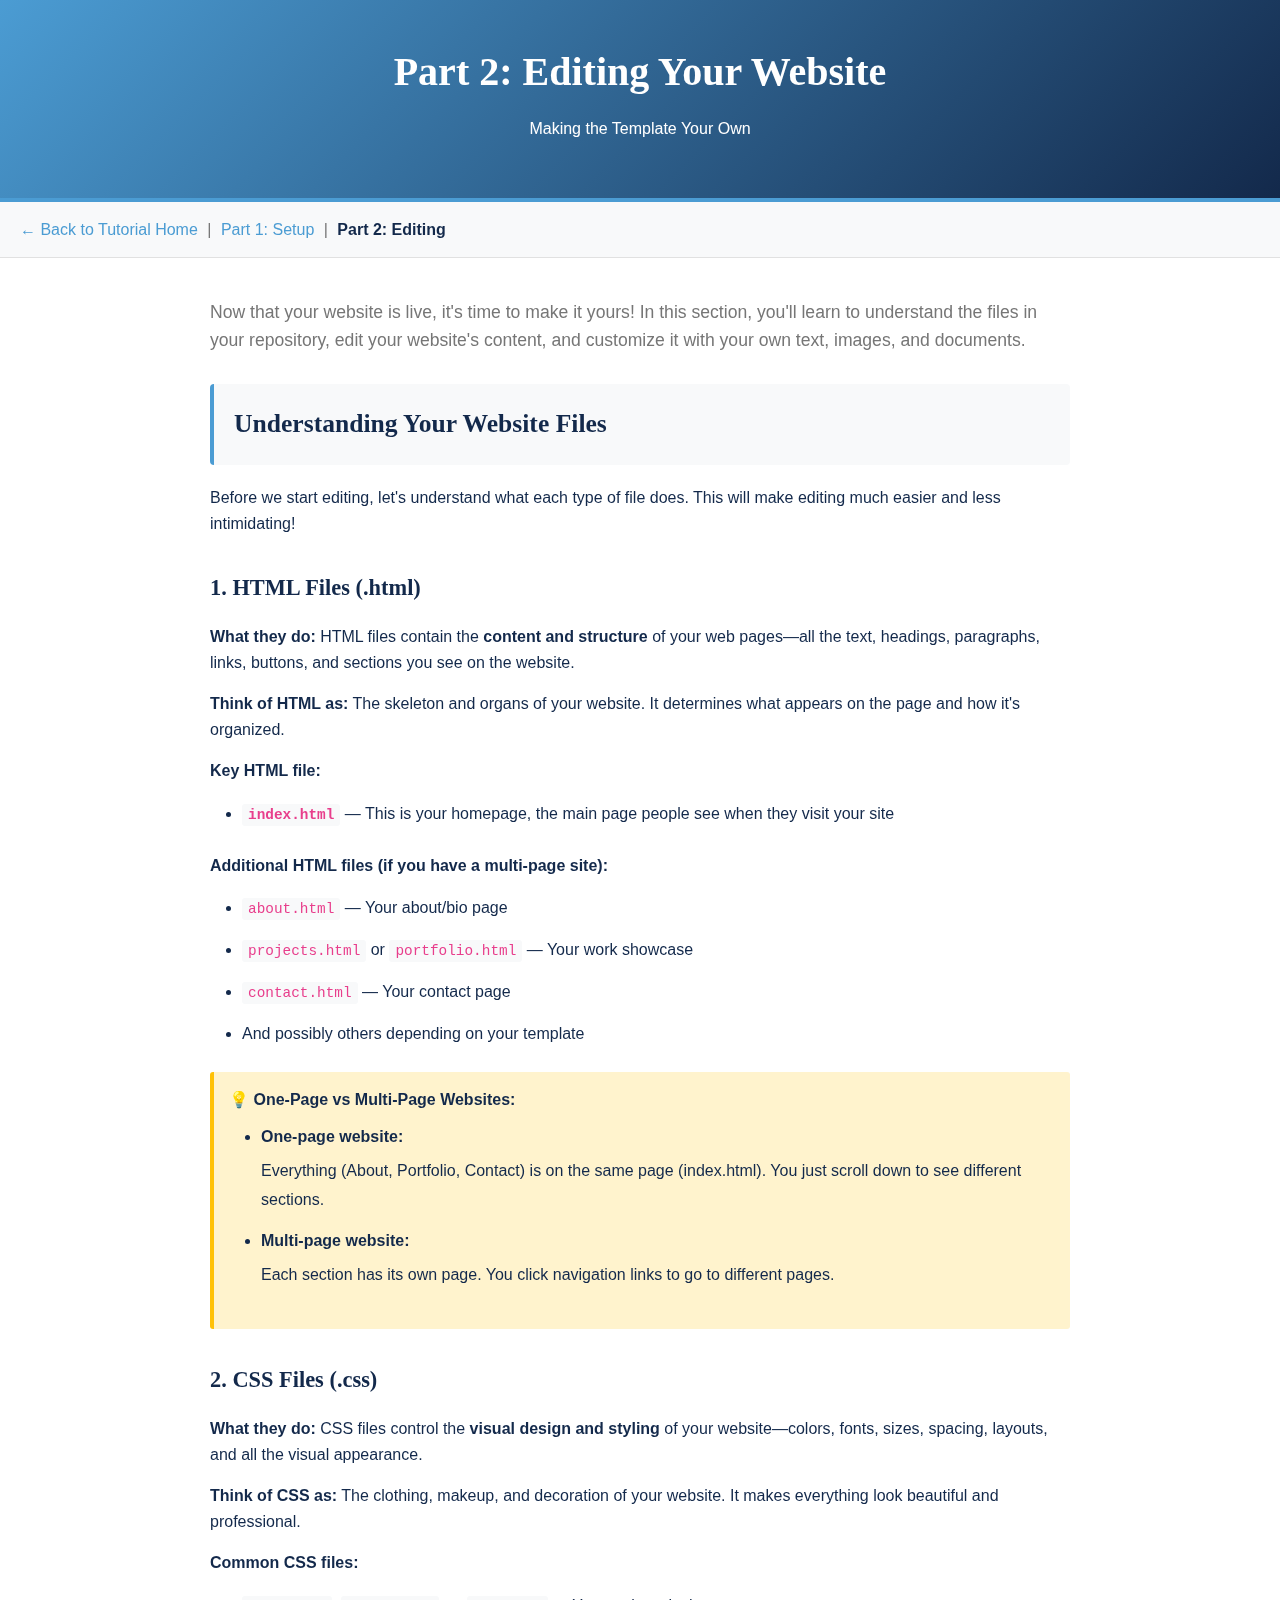
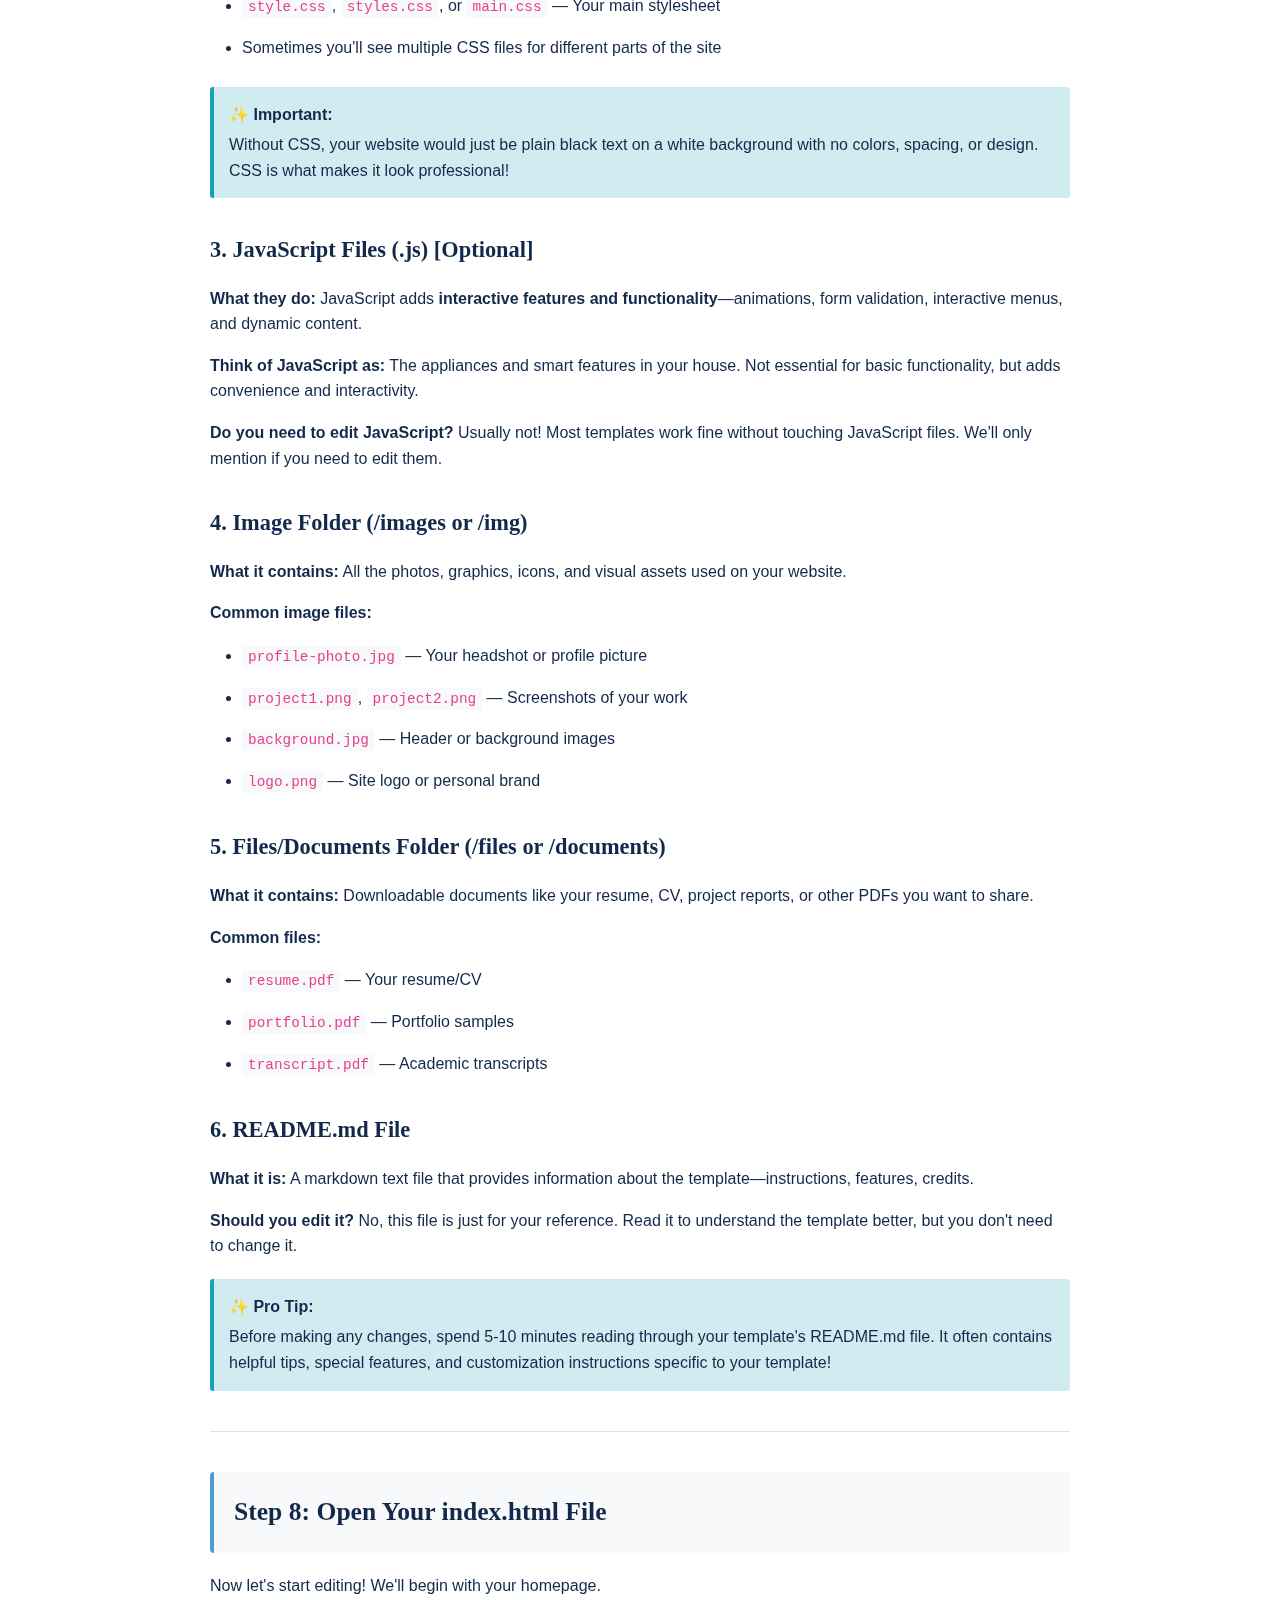
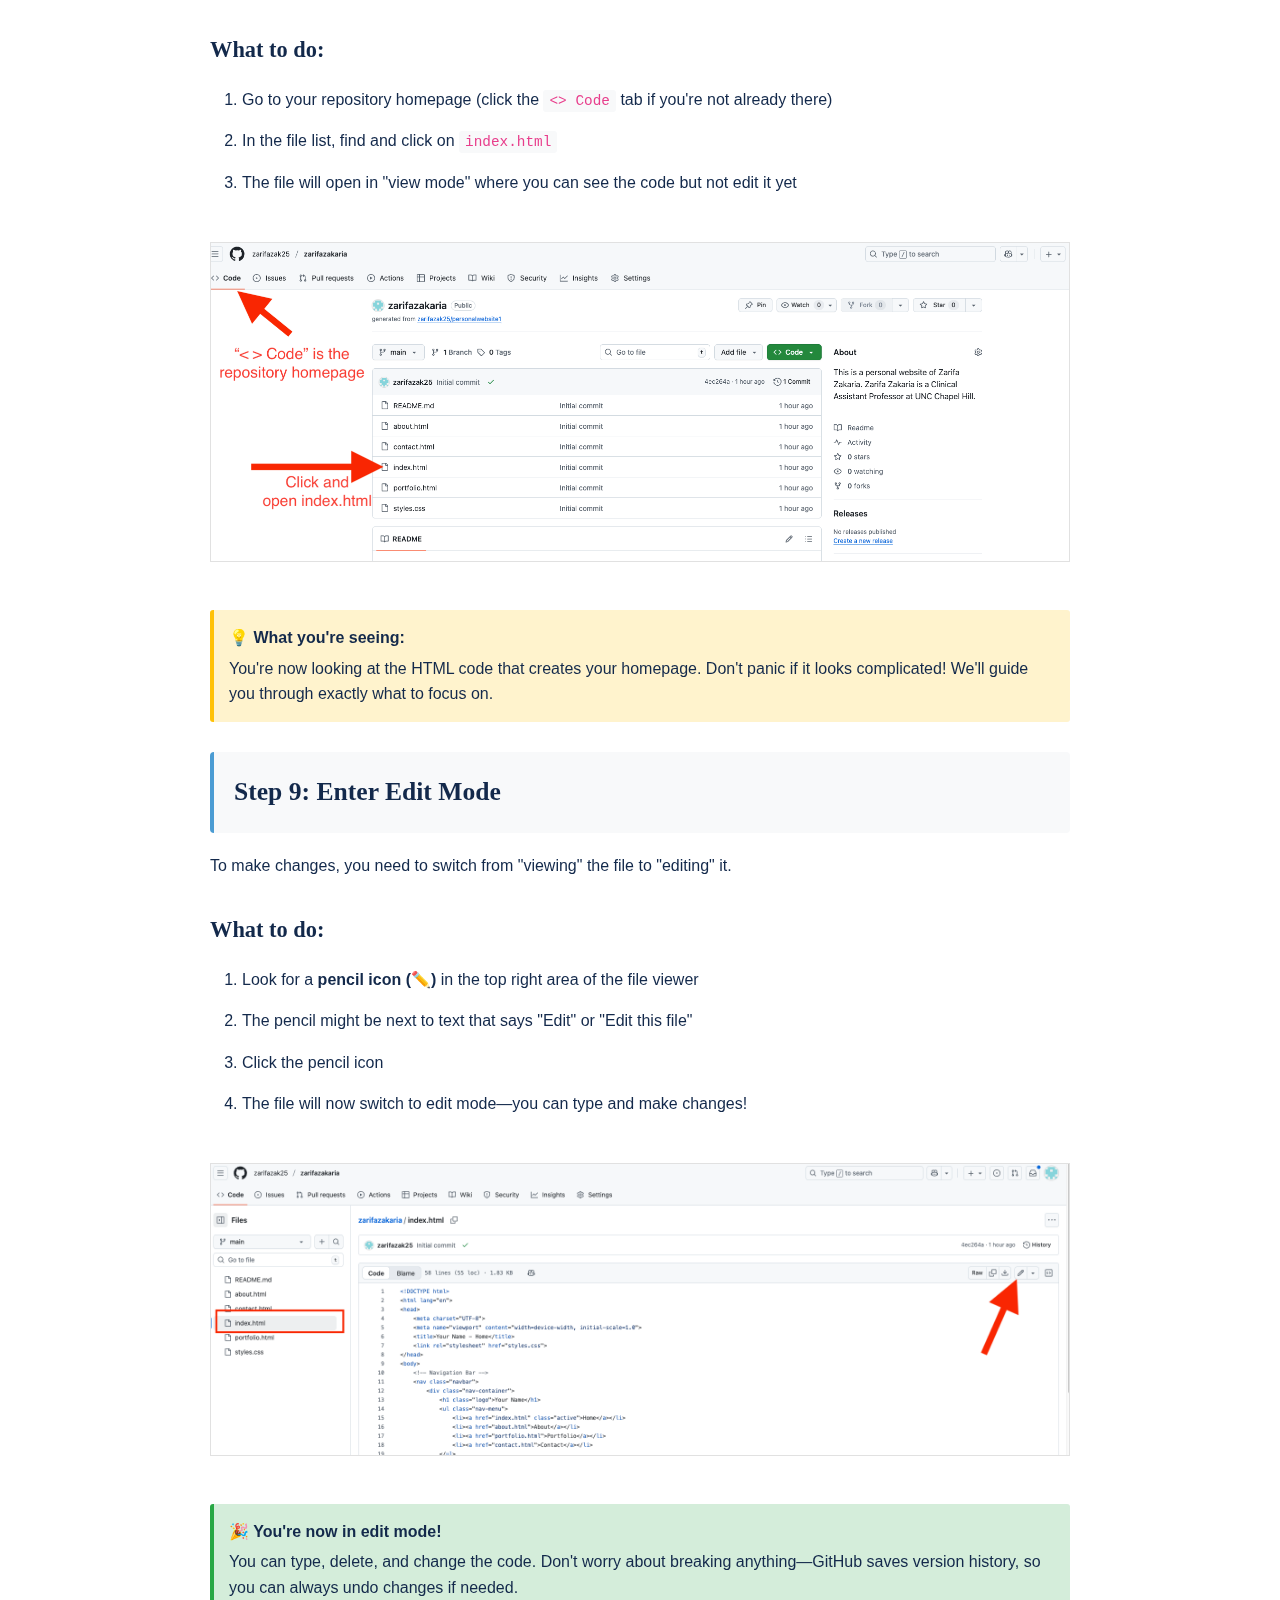
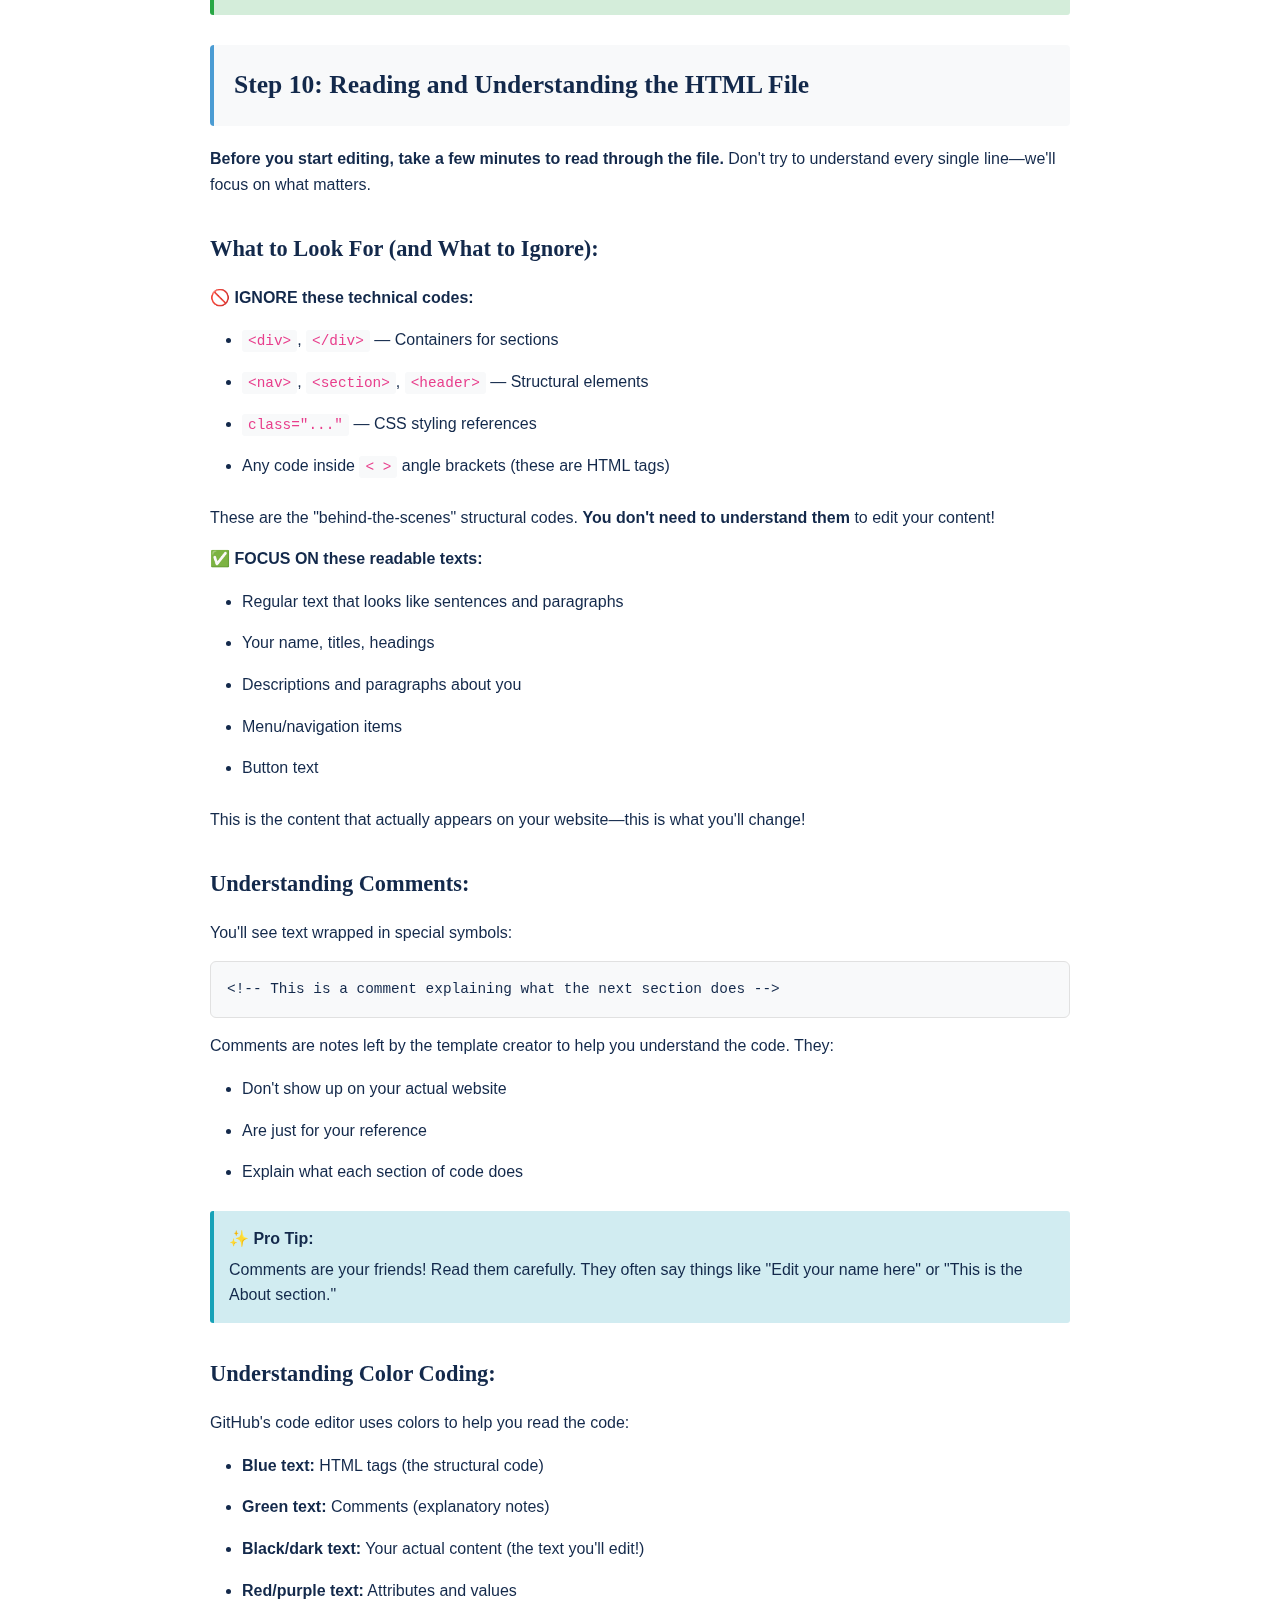
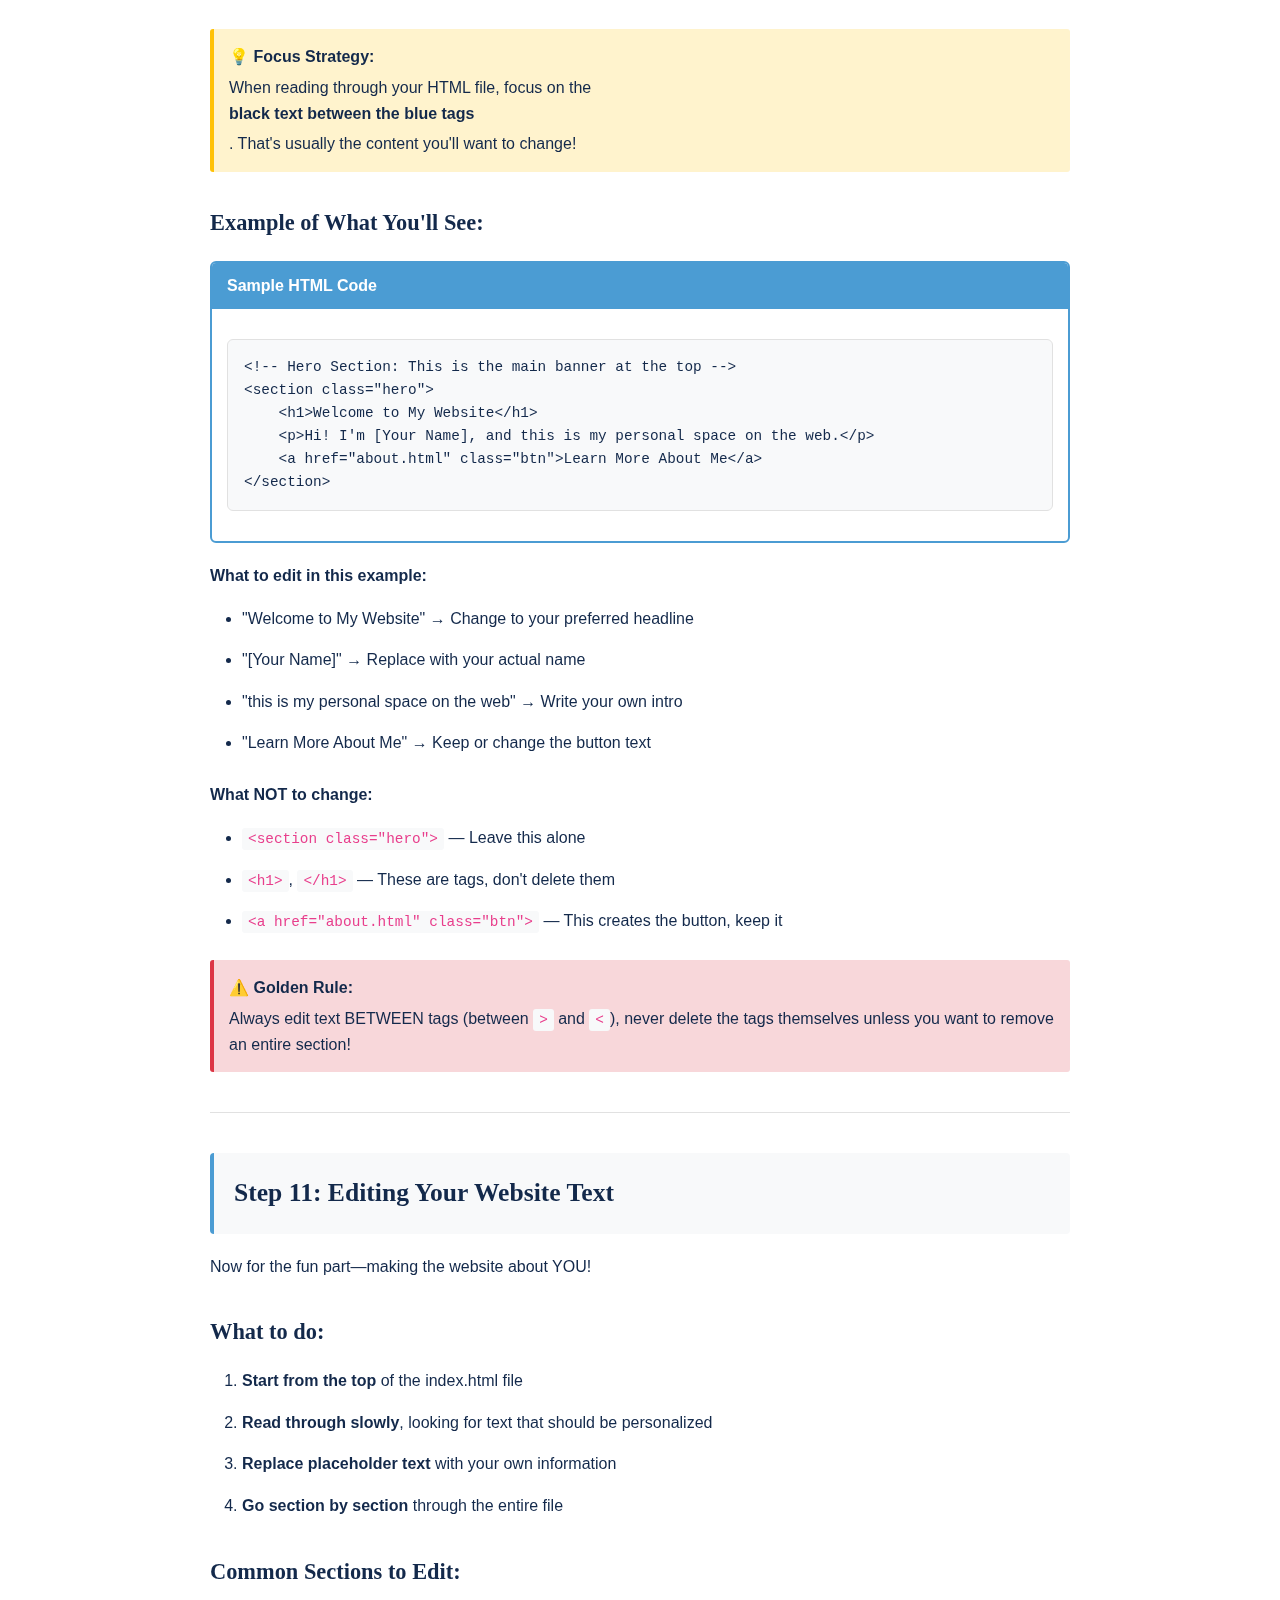
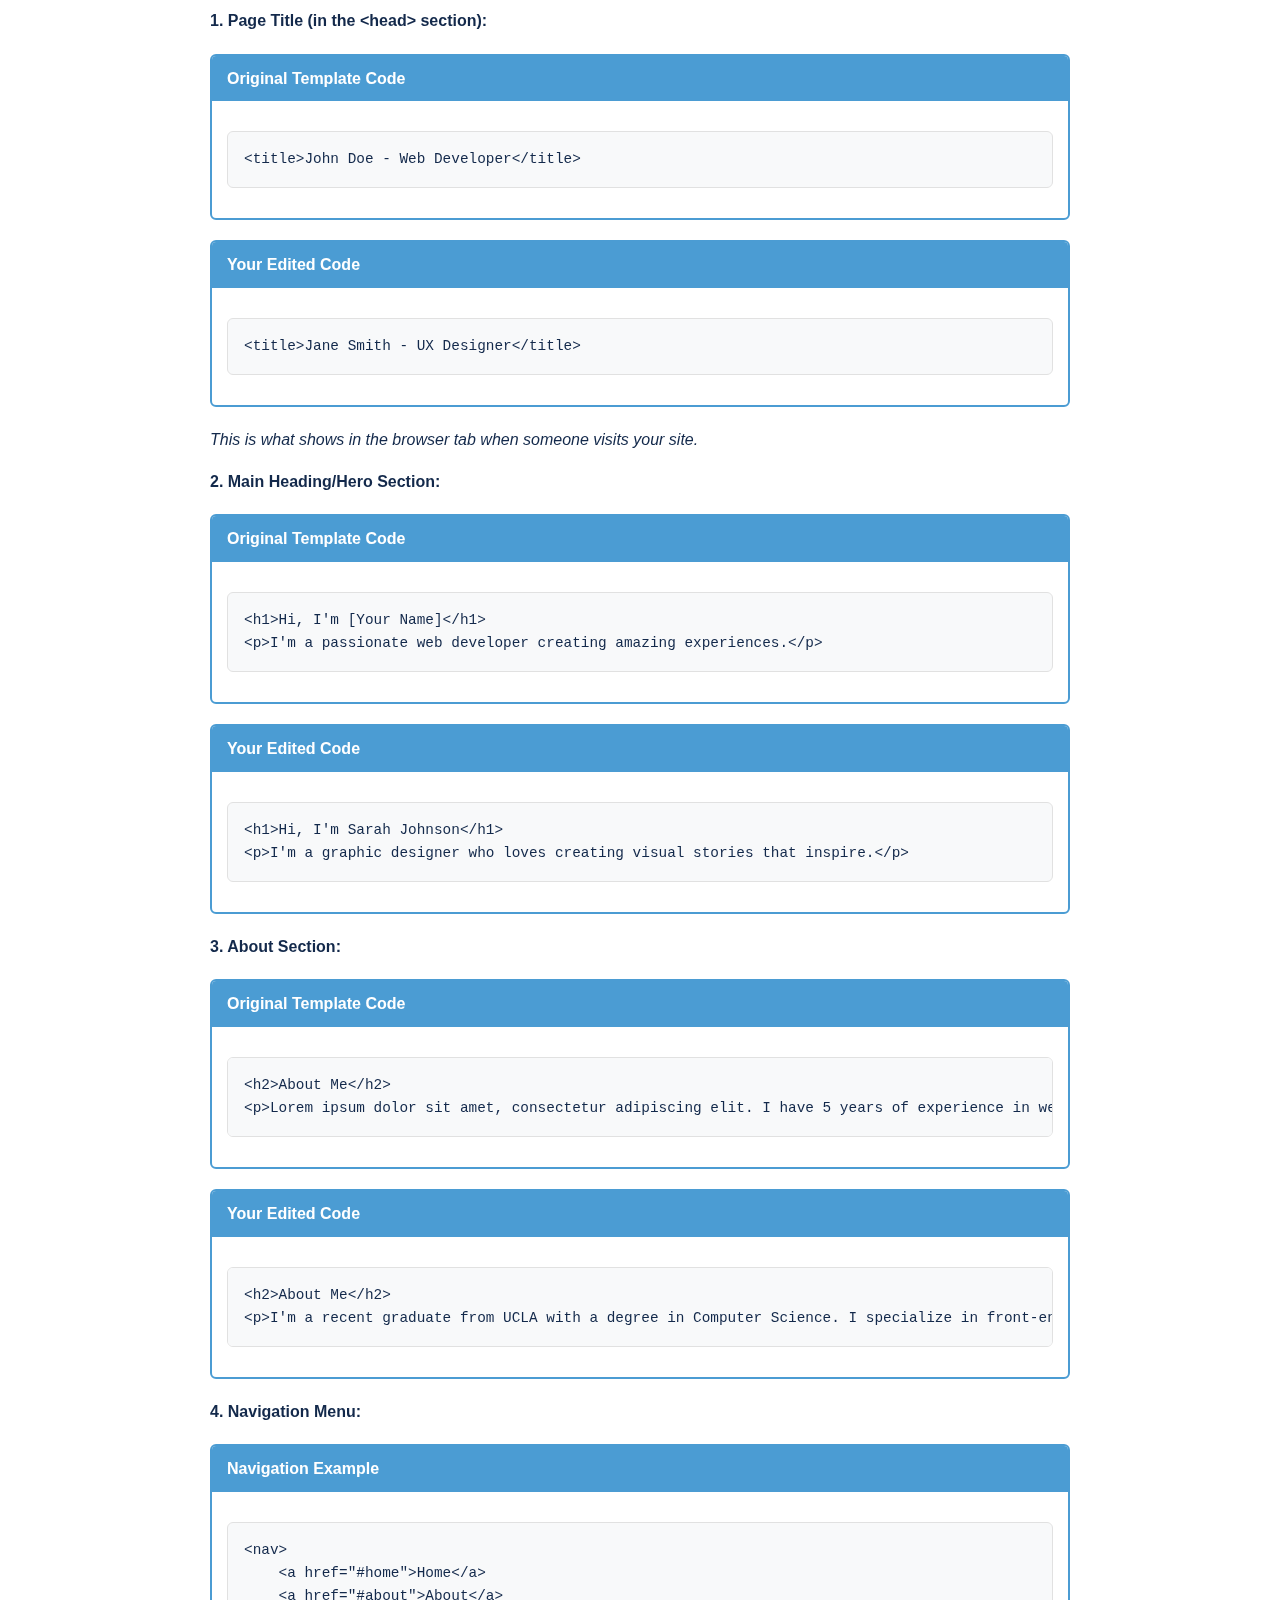
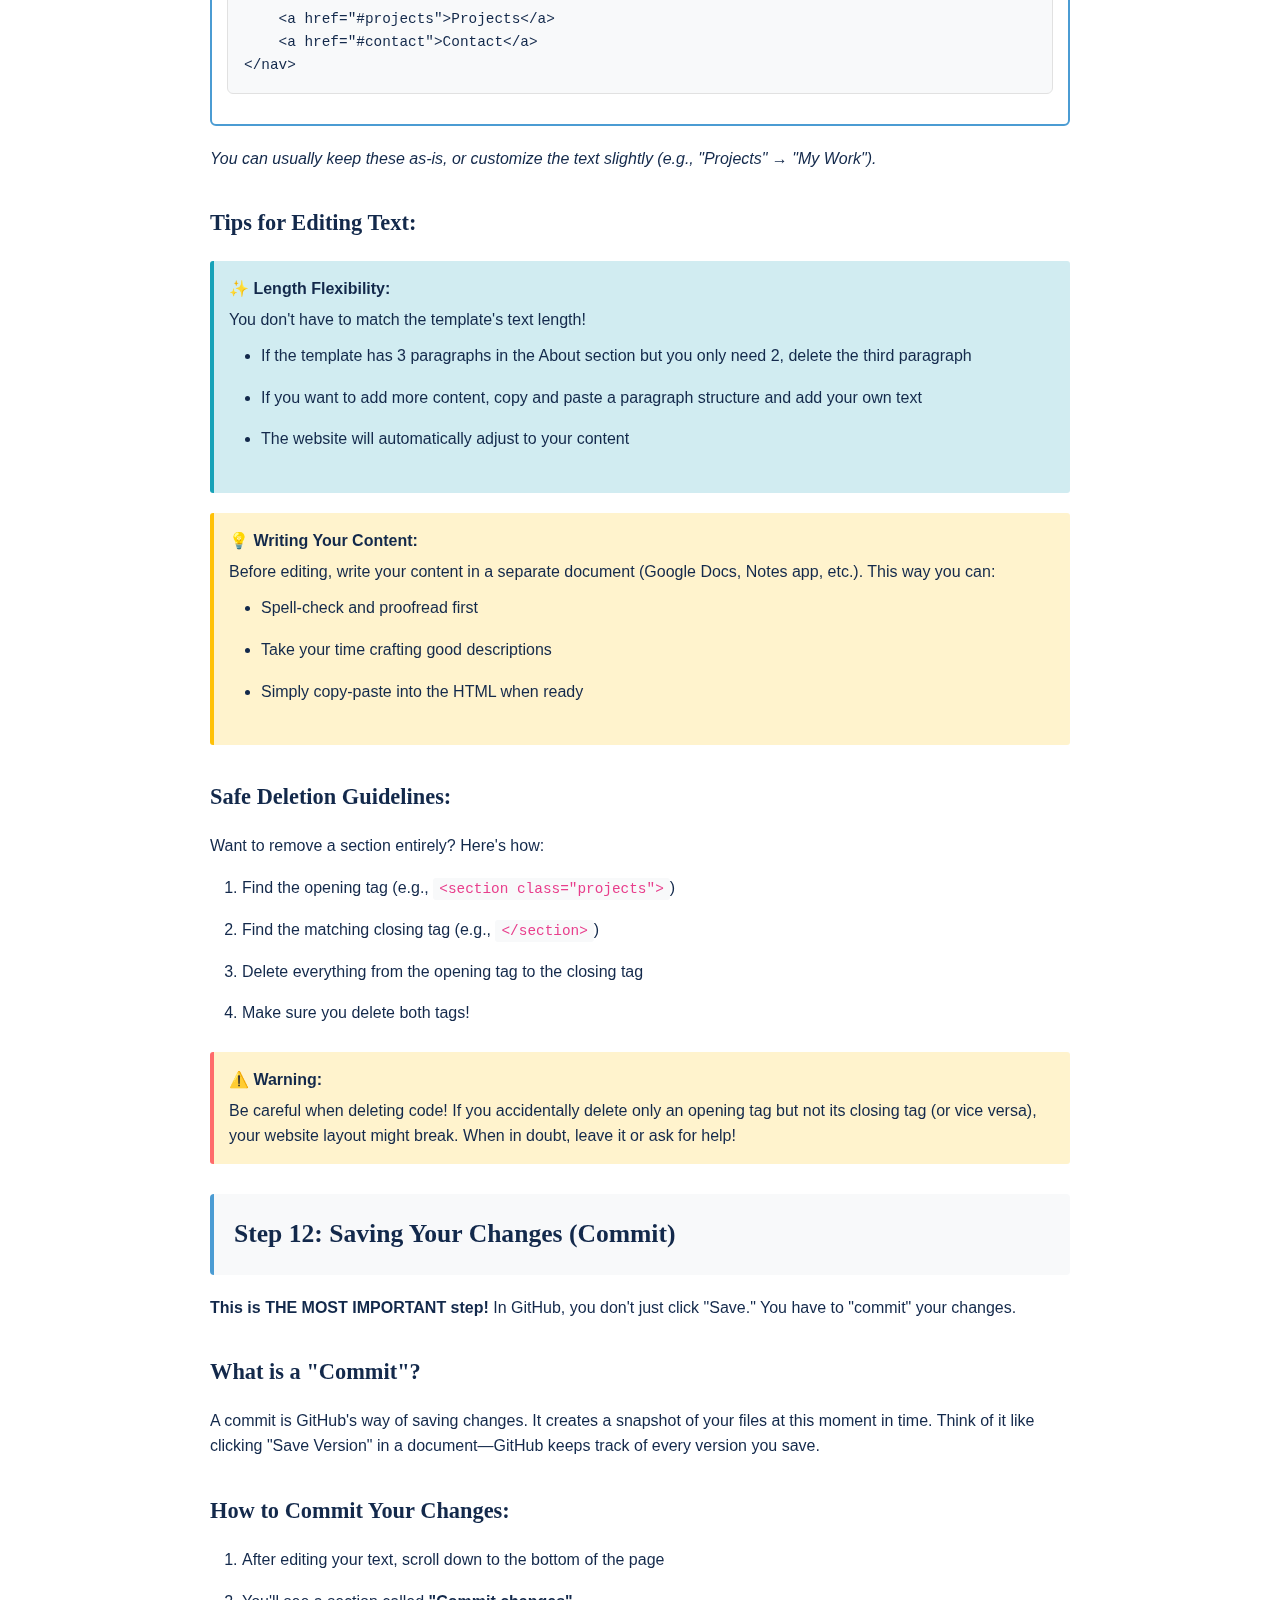
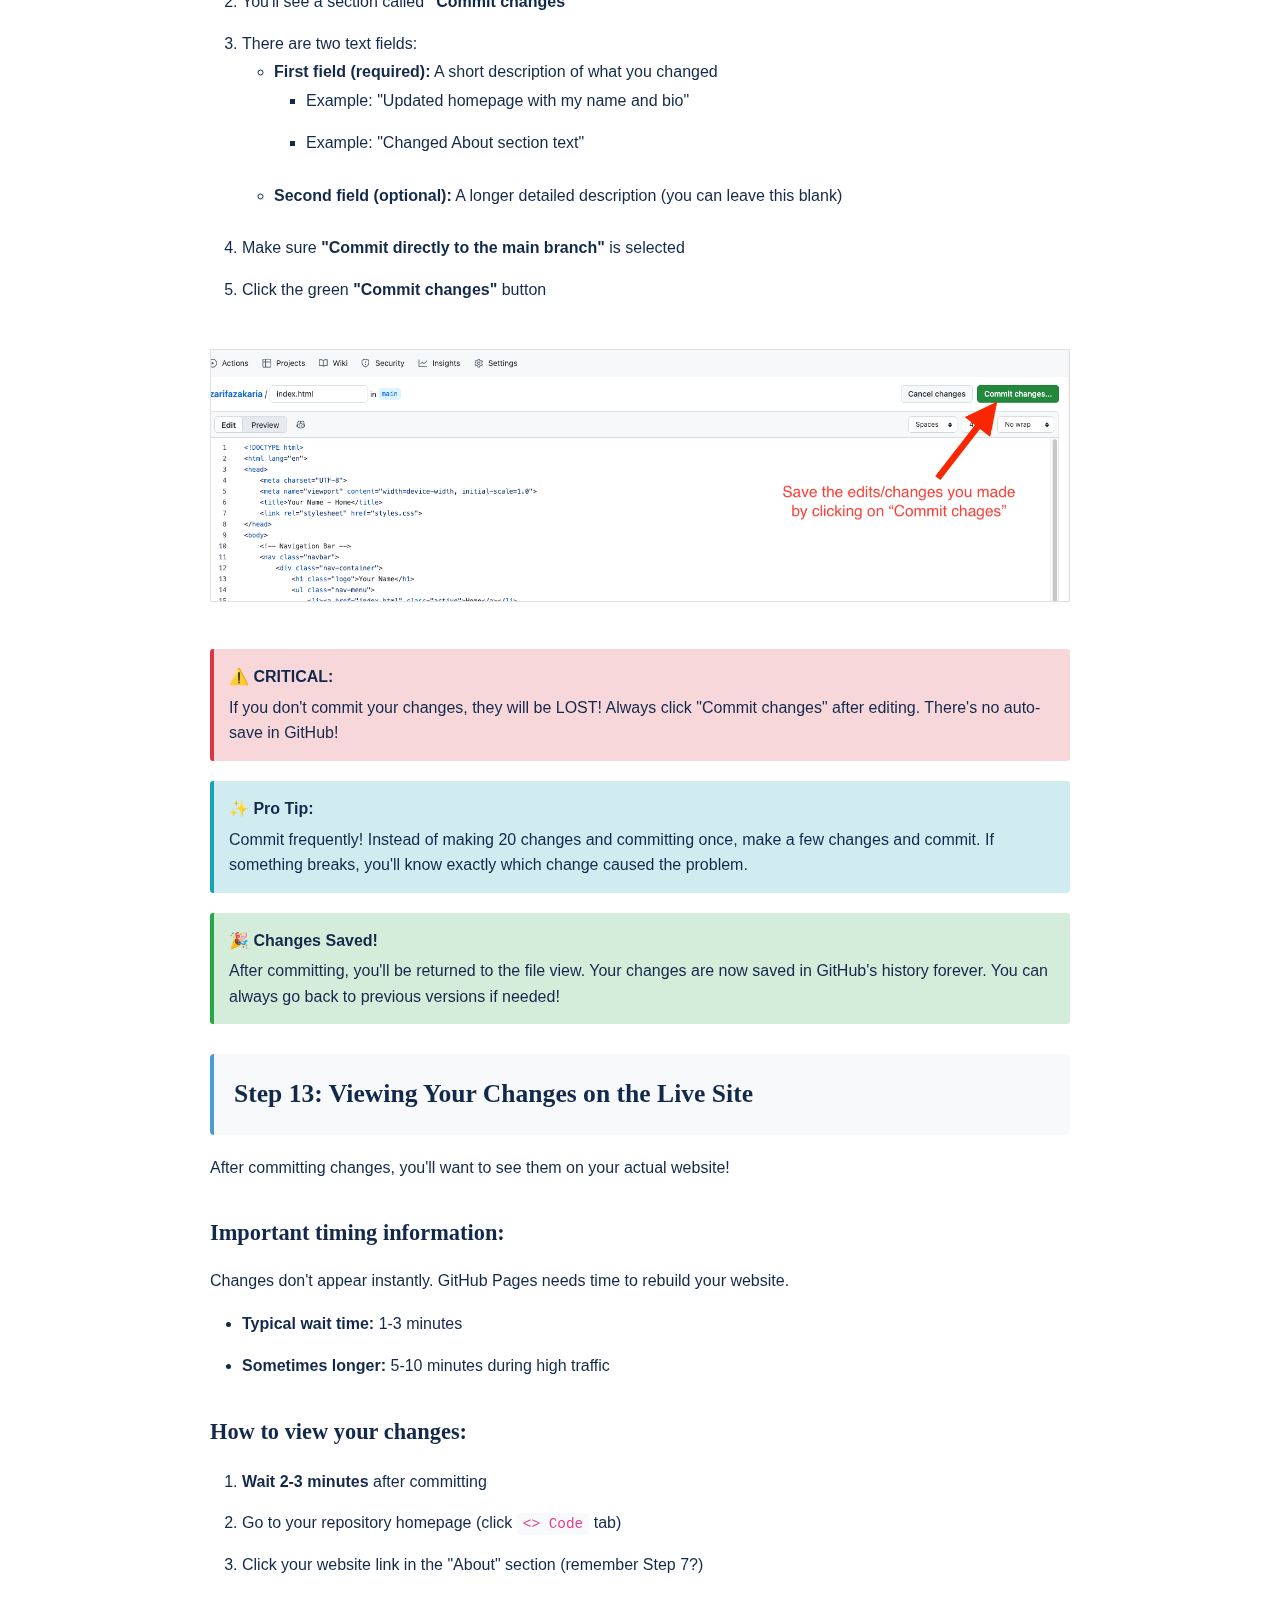
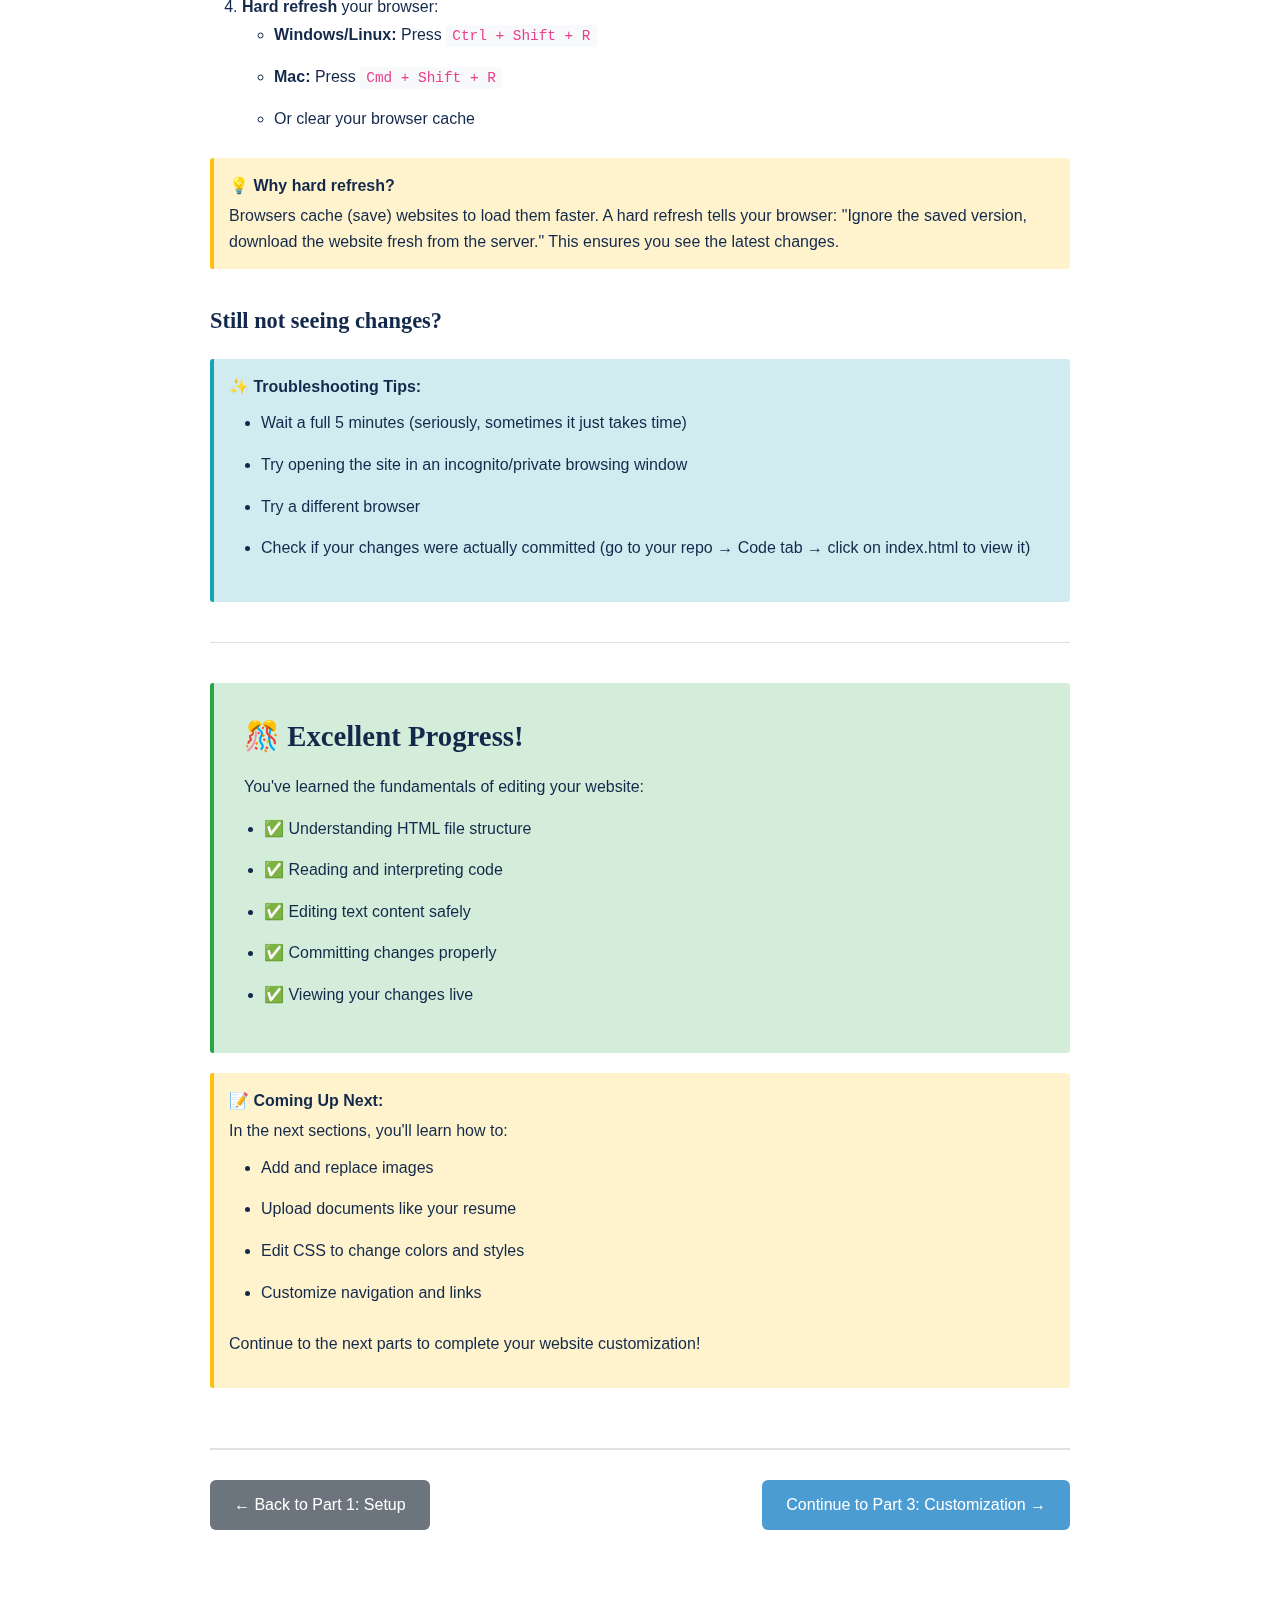
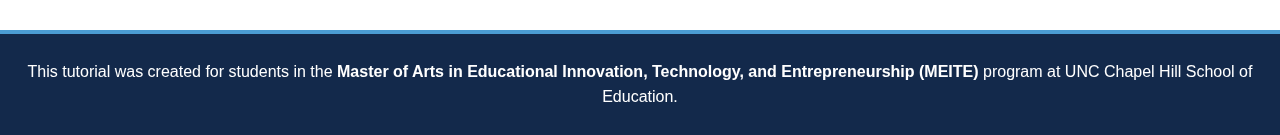
<file: editing.html>
<!DOCTYPE html>
<html lang="en">
<head>
    <meta charset="UTF-8">
    <meta name="viewport" content="width=device-width, initial-scale=1.0">
    <title>Part 2: Editing - GitHub Pages Tutorial</title>
    <style>
        * {
            margin: 0;
            padding: 0;
            box-sizing: border-box;
        }

        body {
            font-family: -apple-system, BlinkMacSystemFont, "Segoe UI", "Acumin Pro", Helvetica, Arial, sans-serif;
            line-height: 1.6;
            color: #13294b;
            background-color: #ffffff;
        }

        h1, h2, h3 {
            font-family: Georgia, "Le Monde Livre", serif;
        }


        .header {
            background: linear-gradient(135deg, #4b9cd3 0%, #13294b 100%);
            border-bottom: 4px solid #4b9cd3;
            color: white;
            padding: 40px 20px;
            text-align: center;
        }

        .header h1 {
            font-size: 2.5em;
            margin-bottom: 0.3em;
        }

        .breadcrumb {
            background-color: #f8f9fa;
            padding: 15px 20px;
            border-bottom: 1px solid #e1e1e1;
        }

        .breadcrumb a {
            color: #4b9cd3;
            text-decoration: none;
        }

        .breadcrumb a:hover {
            text-decoration: underline;
        }

        .breadcrumb span {
            color: #767676;
            margin: 0 5px;
        }

        .container {
            max-width: 900px;
            margin: 0 auto;
            padding: 40px 20px;
        }

        h2 {
            font-size: 1.8em;
            font-weight: 600;
            margin-top: 2em;
            margin-bottom: 1em;
            padding-bottom: 0.3em;
            border-bottom: 2px solid #e1e1e1;
            color: #13294b;
        }

        h3 {
            font-size: 1.4em;
            font-weight: 600;
            margin-top: 1.5em;
            margin-bottom: 0.8em;
            color: #13294b;
        }

        p {
            margin-bottom: 1em;
            font-size: 16px;
        }

        ol, ul {
            margin-left: 2em;
            margin-bottom: 1.5em;
        }

        li {
            margin-bottom: 0.8em;
            line-height: 1.8;
        }

        .step-header {
            background-color: #f8f9fa;
            padding: 20px;
            border-left: 4px solid #4b9cd3;
            margin: 30px 0 20px 0;
            border-radius: 4px;
        }

        .step-header h2 {
            margin: 0;
            padding: 0;
            border: none;
            font-size: 1.6em;
        }

        .note {
            background-color: #fff3cd;
            border-left: 4px solid #ffc107;
            padding: 15px;
            margin: 20px 0;
            border-radius: 3px;
        }

        .important {
            background-color: #f8d7da;
            border-left: 4px solid #dc3545;
            padding: 15px;
            margin: 20px 0;
            border-radius: 3px;
        }

        .tip {
            background-color: #d1ecf1;
            border-left: 4px solid #17a2b8;
            padding: 15px;
            margin: 20px 0;
            border-radius: 3px;
        }

        .success {
            background-color: #d4edda;
            border-left: 4px solid #28a745;
            padding: 15px;
            margin: 20px 0;
            border-radius: 3px;
        }

        .warning {
            background-color: #fff3cd;
            border-left: 4px solid #ff6b6b;
            padding: 15px;
            margin: 20px 0;
            border-radius: 3px;
        }

        .note strong, .important strong, .tip strong, .success strong, .warning strong {
            display: block;
            margin-bottom: 5px;
        }

        .image-placeholder {
            background-color: #e1e1e1;
            border: 2px dashed #959da5;
            padding: 60px 40px;
            text-align: center;
            margin: 20px 0;
            border-radius: 6px;
            color: #767676;
            font-style: italic;
        }

        code {
            background-color: #f8f9fa;
            padding: 3px 6px;
            border-radius: 3px;
            font-family: "SFMono-Regular", Consolas, "Liberation Mono", Menlo, monospace;
            font-size: 0.9em;
            color: #e83e8c;
        }

        pre {
            background-color: #f8f9fa;
            padding: 16px;
            border-radius: 6px;
            overflow-x: auto;
            margin: 15px 0;
            border: 1px solid #e1e1e1;
        }

        pre code {
            background-color: transparent;
            padding: 0;
            color: #13294b;
        }

        .code-example {
            background-color: #ffffff;
            border: 2px solid #4b9cd3;
            border-radius: 6px;
            margin: 20px 0;
            overflow: hidden;
        }

        .code-example-header {
            background-color: #4b9cd3;
            color: white;
            padding: 10px 15px;
            font-weight: 600;
        }

        .code-example-content {
            padding: 15px;
        }

        .navigation {
            display: flex;
            justify-content: space-between;
            margin-top: 60px;
            padding-top: 30px;
            border-top: 2px solid #e1e1e1;
        }

        .nav-button {
            display: inline-block;
            padding: 12px 24px;
            background-color: #4b9cd3;
            color: white;
            text-decoration: none;
            border-radius: 6px;
            font-weight: 500;
            transition: background-color 0.3s;
        }

        .nav-button:hover {
            background-color: #007fae;
        }

        .nav-button.secondary {
            background-color: #6c757d;
        }

        .nav-button.secondary:hover {
            background-color: #5a6268;
        }

        a {
            color: #4b9cd3;
            text-decoration: none;
        }

        a:hover {
            text-decoration: underline;
        }

        strong {
            font-weight: 600;
        }

        .comparison-box {
            display: grid;
            grid-template-columns: 1fr 1fr;
            gap: 20px;
            margin: 20px 0;
        }

        .comparison-item {
            padding: 15px;
            border-radius: 6px;
        }

        .comparison-item.bad {
            background-color: #fee;
            border: 2px solid #dc3545;
        }

        .comparison-item.good {
            background-color: #efe;
            border: 2px solid #28a745;
        }

        .comparison-item h4 {
            margin-bottom: 10px;
            font-size: 1.1em;
        }

        @media (max-width: 768px) {
            .comparison-box {
                grid-template-columns: 1fr;
            }
        }
    </style>
</head>
<body>
    <div class="header">
        <h1>Part 2: Editing Your Website</h1>
        <p>Making the Template Your Own</p>
    </div>

    <div class="breadcrumb">
        <a href="index.html">← Back to Tutorial Home</a>
        <span>|</span>
        <a href="setup.html">Part 1: Setup</a>
        <span>|</span>
        <strong>Part 2: Editing</strong>
    </div>

    <div class="container">
        <p style="font-size: 1.1em; color: #767676;">Now that your website is live, it's time to make it yours! In this section, you'll learn to understand the files in your repository, edit your website's content, and customize it with your own text, images, and documents.</p>

        <!-- UNDERSTANDING FILES -->
        <div class="step-header">
            <h2>Understanding Your Website Files</h2>
        </div>

        <p>Before we start editing, let's understand what each type of file does. This will make editing much easier and less intimidating!</p>

        <h3>1. HTML Files (.html)</h3>
        <p><strong>What they do:</strong> HTML files contain the <strong>content and structure</strong> of your web pages—all the text, headings, paragraphs, links, buttons, and sections you see on the website.</p>

        <p><strong>Think of HTML as:</strong> The skeleton and organs of your website. It determines what appears on the page and how it's organized.</p>

        <p><strong>Key HTML file:</strong></p>
        <ul>
            <li><strong><code>index.html</code></strong> — This is your homepage, the main page people see when they visit your site</li>
        </ul>

        <p><strong>Additional HTML files (if you have a multi-page site):</strong></p>
        <ul>
            <li><code>about.html</code> — Your about/bio page</li>
            <li><code>projects.html</code> or <code>portfolio.html</code> — Your work showcase</li>
            <li><code>contact.html</code> — Your contact page</li>
            <li>And possibly others depending on your template</li>
        </ul>

        <div class="note">
            <strong>💡 One-Page vs Multi-Page Websites:</strong>
            <ul style="margin-top: 10px;">
                <li><strong>One-page website:</strong> Everything (About, Portfolio, Contact) is on the same page (index.html). You just scroll down to see different sections.</li>
                <li><strong>Multi-page website:</strong> Each section has its own page. You click navigation links to go to different pages.</li>
            </ul>
        </div>

        <h3>2. CSS Files (.css)</h3>
        <p><strong>What they do:</strong> CSS files control the <strong>visual design and styling</strong> of your website—colors, fonts, sizes, spacing, layouts, and all the visual appearance.</p>

        <p><strong>Think of CSS as:</strong> The clothing, makeup, and decoration of your website. It makes everything look beautiful and professional.</p>

        <p><strong>Common CSS files:</strong></p>
        <ul>
            <li><code>style.css</code>, <code>styles.css</code>, or <code>main.css</code> — Your main stylesheet</li>
            <li>Sometimes you'll see multiple CSS files for different parts of the site</li>
        </ul>

        <div class="tip">
            <strong>✨ Important:</strong> Without CSS, your website would just be plain black text on a white background with no colors, spacing, or design. CSS is what makes it look professional!
        </div>

        <h3>3. JavaScript Files (.js) [Optional]</h3>
        <p><strong>What they do:</strong> JavaScript adds <strong>interactive features and functionality</strong>—animations, form validation, interactive menus, and dynamic content.</p>

        <p><strong>Think of JavaScript as:</strong> The appliances and smart features in your house. Not essential for basic functionality, but adds convenience and interactivity.</p>

        <p><strong>Do you need to edit JavaScript?</strong> Usually not! Most templates work fine without touching JavaScript files. We'll only mention if you need to edit them.</p>

        <h3>4. Image Folder (/images or /img)</h3>
        <p><strong>What it contains:</strong> All the photos, graphics, icons, and visual assets used on your website.</p>

        <p><strong>Common image files:</strong></p>
        <ul>
            <li><code>profile-photo.jpg</code> — Your headshot or profile picture</li>
            <li><code>project1.png</code>, <code>project2.png</code> — Screenshots of your work</li>
            <li><code>background.jpg</code> — Header or background images</li>
            <li><code>logo.png</code> — Site logo or personal brand</li>
        </ul>

        <h3>5. Files/Documents Folder (/files or /documents)</h3>
        <p><strong>What it contains:</strong> Downloadable documents like your resume, CV, project reports, or other PDFs you want to share.</p>

        <p><strong>Common files:</strong></p>
        <ul>
            <li><code>resume.pdf</code> — Your resume/CV</li>
            <li><code>portfolio.pdf</code> — Portfolio samples</li>
            <li><code>transcript.pdf</code> — Academic transcripts</li>
        </ul>

        <h3>6. README.md File</h3>
        <p><strong>What it is:</strong> A markdown text file that provides information about the template—instructions, features, credits.</p>

        <p><strong>Should you edit it?</strong> No, this file is just for your reference. Read it to understand the template better, but you don't need to change it.</p>

        <div class="tip">
            <strong>✨ Pro Tip:</strong> Before making any changes, spend 5-10 minutes reading through your template's README.md file. It often contains helpful tips, special features, and customization instructions specific to your template!
        </div>

        <hr style="margin: 40px 0; border: none; border-top: 1px solid #e1e1e1;">

        <!-- STEP 8 -->
        <div class="step-header">
            <h2>Step 8: Open Your index.html File</h2>
        </div>

        <p>Now let's start editing! We'll begin with your homepage.</p>

        <h3>What to do:</h3>
        <ol>
            <li>Go to your repository homepage (click the <code>&lt;&gt; Code</code> tab if you're not already there)</li>
            <li>In the file list, find and click on <code>index.html</code></li>
            <li>The file will open in "view mode" where you can see the code but not edit it yet</li>
        </ol>

        <img src="image/repo_home.png" alt="Screenshot showing the github repo < > Code tabe" style="max-width: 100%; border: 1px solid #e1e1e1; margin: 20px 0;">

        <div class="note">
            <strong>💡 What you're seeing:</strong> You're now looking at the HTML code that creates your homepage. Don't panic if it looks complicated! We'll guide you through exactly what to focus on.
        </div>

        <!-- STEP 9 -->
        <div class="step-header">
            <h2>Step 9: Enter Edit Mode</h2>
        </div>

        <p>To make changes, you need to switch from "viewing" the file to "editing" it.</p>

        <h3>What to do:</h3>
        <ol>
            <li>Look for a <strong>pencil icon (✏️)</strong> in the top right area of the file viewer</li>
            <li>The pencil might be next to text that says "Edit" or "Edit this file"</li>
            <li>Click the pencil icon</li>
            <li>The file will now switch to edit mode—you can type and make changes!</li>
        </ol>

       <img src="image/index_edit.png" alt="Screenshot showing the index.html file in github repo indicating the pencil button to start editing" style="max-width: 100%; border: 1px solid #e1e1e1; margin: 20px 0;">


        <div class="success">
            <strong>🎉 You're now in edit mode!</strong> You can type, delete, and change the code. Don't worry about breaking anything—GitHub saves version history, so you can always undo changes if needed.
        </div>

        <!-- STEP 10 -->
        <div class="step-header">
            <h2>Step 10: Reading and Understanding the HTML File</h2>
        </div>

        <p><strong>Before you start editing, take a few minutes to read through the file.</strong> Don't try to understand every single line—we'll focus on what matters.</p>

        <h3>What to Look For (and What to Ignore):</h3>

        <p><strong>🚫 IGNORE these technical codes:</strong></p>
        <ul>
            <li><code>&lt;div&gt;</code>, <code>&lt;/div&gt;</code> — Containers for sections</li>
            <li><code>&lt;nav&gt;</code>, <code>&lt;section&gt;</code>, <code>&lt;header&gt;</code> — Structural elements</li>
            <li><code>class="..."</code> — CSS styling references</li>
            <li>Any code inside <code>&lt; &gt;</code> angle brackets (these are HTML tags)</li>
        </ul>

        <p>These are the "behind-the-scenes" structural codes. <strong>You don't need to understand them</strong> to edit your content!</p>

        <p><strong>✅ FOCUS ON these readable texts:</strong></p>
        <ul>
            <li>Regular text that looks like sentences and paragraphs</li>
            <li>Your name, titles, headings</li>
            <li>Descriptions and paragraphs about you</li>
            <li>Menu/navigation items</li>
            <li>Button text</li>
        </ul>

        <p>This is the content that actually appears on your website—this is what you'll change!</p>

        <h3>Understanding Comments:</h3>
        <p>You'll see text wrapped in special symbols:</p>

        <pre><code>&lt;!-- This is a comment explaining what the next section does --&gt;</code></pre>

        <p>Comments are notes left by the template creator to help you understand the code. They:</p>
        <ul>
            <li>Don't show up on your actual website</li>
            <li>Are just for your reference</li>
            <li>Explain what each section of code does</li>
        </ul>

        <div class="tip">
            <strong>✨ Pro Tip:</strong> Comments are your friends! Read them carefully. They often say things like "Edit your name here" or "This is the About section."
        </div>

        <h3>Understanding Color Coding:</h3>
        <p>GitHub's code editor uses colors to help you read the code:</p>
        <ul>
            <li><strong>Blue text:</strong> HTML tags (the structural code)</li>
            <li><strong>Green text:</strong> Comments (explanatory notes)</li>
            <li><strong>Black/dark text:</strong> Your actual content (the text you'll edit!)</li>
            <li><strong>Red/purple text:</strong> Attributes and values</li>
        </ul>

        <div class="note">
            <strong>💡 Focus Strategy:</strong> When reading through your HTML file, focus on the <strong>black text between the blue tags</strong>. That's usually the content you'll want to change!
        </div>

        <h3>Example of What You'll See:</h3>

        <div class="code-example">
            <div class="code-example-header">Sample HTML Code</div>
            <div class="code-example-content">
                <pre><code>&lt;!-- Hero Section: This is the main banner at the top --&gt;
&lt;section class="hero"&gt;
    &lt;h1&gt;Welcome to My Website&lt;/h1&gt;
    &lt;p&gt;Hi! I'm [Your Name], and this is my personal space on the web.&lt;/p&gt;
    &lt;a href="about.html" class="btn"&gt;Learn More About Me&lt;/a&gt;
&lt;/section&gt;</code></pre>
            </div>
        </div>

        <p><strong>What to edit in this example:</strong></p>
        <ul>
            <li>"Welcome to My Website" → Change to your preferred headline</li>
            <li>"[Your Name]" → Replace with your actual name</li>
            <li>"this is my personal space on the web" → Write your own intro</li>
            <li>"Learn More About Me" → Keep or change the button text</li>
        </ul>

        <p><strong>What NOT to change:</strong></p>
        <ul>
            <li><code>&lt;section class="hero"&gt;</code> — Leave this alone</li>
            <li><code>&lt;h1&gt;</code>, <code>&lt;/h1&gt;</code> — These are tags, don't delete them</li>
            <li><code>&lt;a href="about.html" class="btn"&gt;</code> — This creates the button, keep it</li>
        </ul>

        <div class="important">
            <strong>⚠️ Golden Rule:</strong> Always edit text BETWEEN tags (between <code>&gt;</code> and <code>&lt;</code>), never delete the tags themselves unless you want to remove an entire section!
        </div>

        <hr style="margin: 40px 0; border: none; border-top: 1px solid #e1e1e1;">

        <!-- EDITING TEXT -->
        <div class="step-header">
            <h2>Step 11: Editing Your Website Text</h2>
        </div>

        <p>Now for the fun part—making the website about YOU!</p>

        <h3>What to do:</h3>
        <ol>
            <li><strong>Start from the top</strong> of the index.html file</li>
            <li><strong>Read through slowly</strong>, looking for text that should be personalized</li>
            <li><strong>Replace placeholder text</strong> with your own information</li>
            <li><strong>Go section by section</strong> through the entire file</li>
        </ol>

        <h3>Common Sections to Edit:</h3>

        <p><strong>1. Page Title (in the &lt;head&gt; section):</strong></p>
        <div class="code-example">
            <div class="code-example-header">Original Template Code</div>
            <div class="code-example-content">
                <pre><code>&lt;title&gt;John Doe - Web Developer&lt;/title&gt;</code></pre>
            </div>
        </div>
        <div class="code-example">
            <div class="code-example-header">Your Edited Code</div>
            <div class="code-example-content">
                <pre><code>&lt;title&gt;Jane Smith - UX Designer&lt;/title&gt;</code></pre>
            </div>
        </div>
        <p><em>This is what shows in the browser tab when someone visits your site.</em></p>

        <p><strong>2. Main Heading/Hero Section:</strong></p>
        <div class="code-example">
            <div class="code-example-header">Original Template Code</div>
            <div class="code-example-content">
                <pre><code>&lt;h1&gt;Hi, I'm [Your Name]&lt;/h1&gt;
&lt;p&gt;I'm a passionate web developer creating amazing experiences.&lt;/p&gt;</code></pre>
            </div>
        </div>
        <div class="code-example">
            <div class="code-example-header">Your Edited Code</div>
            <div class="code-example-content">
                <pre><code>&lt;h1&gt;Hi, I'm Sarah Johnson&lt;/h1&gt;
&lt;p&gt;I'm a graphic designer who loves creating visual stories that inspire.&lt;/p&gt;</code></pre>
            </div>
        </div>

        <p><strong>3. About Section:</strong></p>
        <div class="code-example">
            <div class="code-example-header">Original Template Code</div>
            <div class="code-example-content">
                <pre><code>&lt;h2&gt;About Me&lt;/h2&gt;
&lt;p&gt;Lorem ipsum dolor sit amet, consectetur adipiscing elit. I have 5 years of experience in web development...&lt;/p&gt;</code></pre>
            </div>
        </div>
        <div class="code-example">
            <div class="code-example-header">Your Edited Code</div>
            <div class="code-example-content">
                <pre><code>&lt;h2&gt;About Me&lt;/h2&gt;
&lt;p&gt;I'm a recent graduate from UCLA with a degree in Computer Science. I specialize in front-end development and love building user-friendly websites. When I'm not coding, you'll find me hiking in the mountains or trying new coffee shops.&lt;/p&gt;</code></pre>
            </div>
        </div>

        <p><strong>4. Navigation Menu:</strong></p>
        <div class="code-example">
            <div class="code-example-header">Navigation Example</div>
            <div class="code-example-content">
                <pre><code>&lt;nav&gt;
    &lt;a href="#home"&gt;Home&lt;/a&gt;
    &lt;a href="#about"&gt;About&lt;/a&gt;
    &lt;a href="#projects"&gt;Projects&lt;/a&gt;
    &lt;a href="#contact"&gt;Contact&lt;/a&gt;
&lt;/nav&gt;</code></pre>
            </div>
        </div>
        <p><em>You can usually keep these as-is, or customize the text slightly (e.g., "Projects" → "My Work").</em></p>

        <h3>Tips for Editing Text:</h3>

        <div class="tip">
            <strong>✨ Length Flexibility:</strong> You don't have to match the template's text length!
            <ul style="margin-top: 10px;">
                <li>If the template has 3 paragraphs in the About section but you only need 2, delete the third paragraph</li>
                <li>If you want to add more content, copy and paste a paragraph structure and add your own text</li>
                <li>The website will automatically adjust to your content</li>
            </ul>
        </div>

        <div class="note">
            <strong>💡 Writing Your Content:</strong> Before editing, write your content in a separate document (Google Docs, Notes app, etc.). This way you can:
            <ul style="margin-top: 10px;">
                <li>Spell-check and proofread first</li>
                <li>Take your time crafting good descriptions</li>
                <li>Simply copy-paste into the HTML when ready</li>
            </ul>
        </div>

        <h3>Safe Deletion Guidelines:</h3>
        <p>Want to remove a section entirely? Here's how:</p>

        <ol>
            <li>Find the opening tag (e.g., <code>&lt;section class="projects"&gt;</code>)</li>
            <li>Find the matching closing tag (e.g., <code>&lt;/section&gt;</code>)</li>
            <li>Delete everything from the opening tag to the closing tag</li>
            <li>Make sure you delete both tags!</li>
        </ol>

        <div class="warning">
            <strong>⚠️ Warning:</strong> Be careful when deleting code! If you accidentally delete only an opening tag but not its closing tag (or vice versa), your website layout might break. When in doubt, leave it or ask for help!
        </div>

        <!-- COMMITTING CHANGES -->
        <div class="step-header">
            <h2>Step 12: Saving Your Changes (Commit)</h2>
        </div>

        <p><strong>This is THE MOST IMPORTANT step!</strong> In GitHub, you don't just click "Save." You have to "commit" your changes.</p>

        <h3>What is a "Commit"?</h3>
        <p>A commit is GitHub's way of saving changes. It creates a snapshot of your files at this moment in time. Think of it like clicking "Save Version" in a document—GitHub keeps track of every version you save.</p>

        <h3>How to Commit Your Changes:</h3>
        <ol>
            <li>After editing your text, scroll down to the bottom of the page</li>
            <li>You'll see a section called <strong>"Commit changes"</strong></li>
            <li>There are two text fields:
                <ul>
                    <li><strong>First field (required):</strong> A short description of what you changed
                        <ul>
                            <li>Example: "Updated homepage with my name and bio"</li>
                            <li>Example: "Changed About section text"</li>
                        </ul>
                    </li>
                    <li><strong>Second field (optional):</strong> A longer detailed description (you can leave this blank)</li>
                </ul>
            </li>
            <li>Make sure <strong>"Commit directly to the main branch"</strong> is selected</li>
            <li>Click the green <strong>"Commit changes"</strong> button</li>
        </ol>

        <img src="image/commit.png" alt="Screenshot showing the green 'commit changes' button on the top right  index.html file that you can click to save any changes you made" style="max-width: 100%; border: 1px solid #e1e1e1; margin: 20px 0;">

        <div class="important">
            <strong>⚠️ CRITICAL:</strong> If you don't commit your changes, they will be LOST! Always click "Commit changes" after editing. There's no auto-save in GitHub!
        </div>

        <div class="tip">
            <strong>✨ Pro Tip:</strong> Commit frequently! Instead of making 20 changes and committing once, make a few changes and commit. If something breaks, you'll know exactly which change caused the problem.
        </div>

        <div class="success">
            <strong>🎉 Changes Saved!</strong> After committing, you'll be returned to the file view. Your changes are now saved in GitHub's history forever. You can always go back to previous versions if needed!
        </div>

        <!-- VIEWING CHANGES -->
        <div class="step-header">
            <h2>Step 13: Viewing Your Changes on the Live Site</h2>
        </div>

        <p>After committing changes, you'll want to see them on your actual website!</p>

        <h3>Important timing information:</h3>
        <p>Changes don't appear instantly. GitHub Pages needs time to rebuild your website.</p>
        <ul>
            <li><strong>Typical wait time:</strong> 1-3 minutes</li>
            <li><strong>Sometimes longer:</strong> 5-10 minutes during high traffic</li>
        </ul>

        <h3>How to view your changes:</h3>
        <ol>
            <li><strong>Wait 2-3 minutes</strong> after committing</li>
            <li>Go to your repository homepage (click <code>&lt;&gt; Code</code> tab)</li>
            <li>Click your website link in the "About" section (remember Step 7?)</li>
            <li><strong>Hard refresh</strong> your browser:
                <ul>
                    <li><strong>Windows/Linux:</strong> Press <code>Ctrl + Shift + R</code></li>
                    <li><strong>Mac:</strong> Press <code>Cmd + Shift + R</code></li>
                    <li>Or clear your browser cache</li>
                </ul>
            </li>
        </ol>

        <div class="note">
            <strong>💡 Why hard refresh?</strong> Browsers cache (save) websites to load them faster. A hard refresh tells your browser: "Ignore the saved version, download the website fresh from the server." This ensures you see the latest changes.
        </div>

        <h3>Still not seeing changes?</h3>
        <div class="tip">
            <strong>✨ Troubleshooting Tips:</strong>
            <ul style="margin-top: 10px;">
                <li>Wait a full 5 minutes (seriously, sometimes it just takes time)</li>
                <li>Try opening the site in an incognito/private browsing window</li>
                <li>Try a different browser</li>
                <li>Check if your changes were actually committed (go to your repo → Code tab → click on index.html to view it)</li>
            </ul>
        </div>

        <hr style="margin: 40px 0; border: none; border-top: 1px solid #e1e1e1;">

        <div class="success" style="padding: 30px;">
            <h2 style="margin: 0 0 15px 0; padding: 0; border: none;">🎊 Excellent Progress!</h2>
            <p style="margin: 0;">You've learned the fundamentals of editing your website:</p>
            <ul style="margin: 15px 0 0 20px;">
                <li>✅ Understanding HTML file structure</li>
                <li>✅ Reading and interpreting code</li>
                <li>✅ Editing text content safely</li>
                <li>✅ Committing changes properly</li>
                <li>✅ Viewing your changes live</li>
            </ul>
        </div>

        <div class="note">
            <strong>📝 Coming Up Next:</strong> In the next sections, you'll learn how to:
            <ul style="margin-top: 10px;">
                <li>Add and replace images</li>
                <li>Upload documents like your resume</li>
                <li>Edit CSS to change colors and styles</li>
                <li>Customize navigation and links</li>
            </ul>
            <p style="margin-top: 15px;">Continue to the next parts to complete your website customization!</p>
        </div>

        <div class="navigation">
            <a href="setup.html" class="nav-button secondary">← Back to Part 1: Setup</a>
            <a href="customization.html" class="nav-button">Continue to Part 3: Customization →</a>
        </div>
    </div>

    <div class="meite-note" style="background-color: #13294b; color: white; padding: 25px 20px; text-align: center; font-size: 0.95em; border-top: 4px solid #4b9cd3; margin-top: 60px;">
        <p style="color: white; margin: 0;">This tutorial was created for students in the <strong>Master of Arts in Educational Innovation, Technology, and Entrepreneurship (MEITE)</strong> program at UNC Chapel Hill School of Education.</p>
    </div>
</body>
</html>
</file>
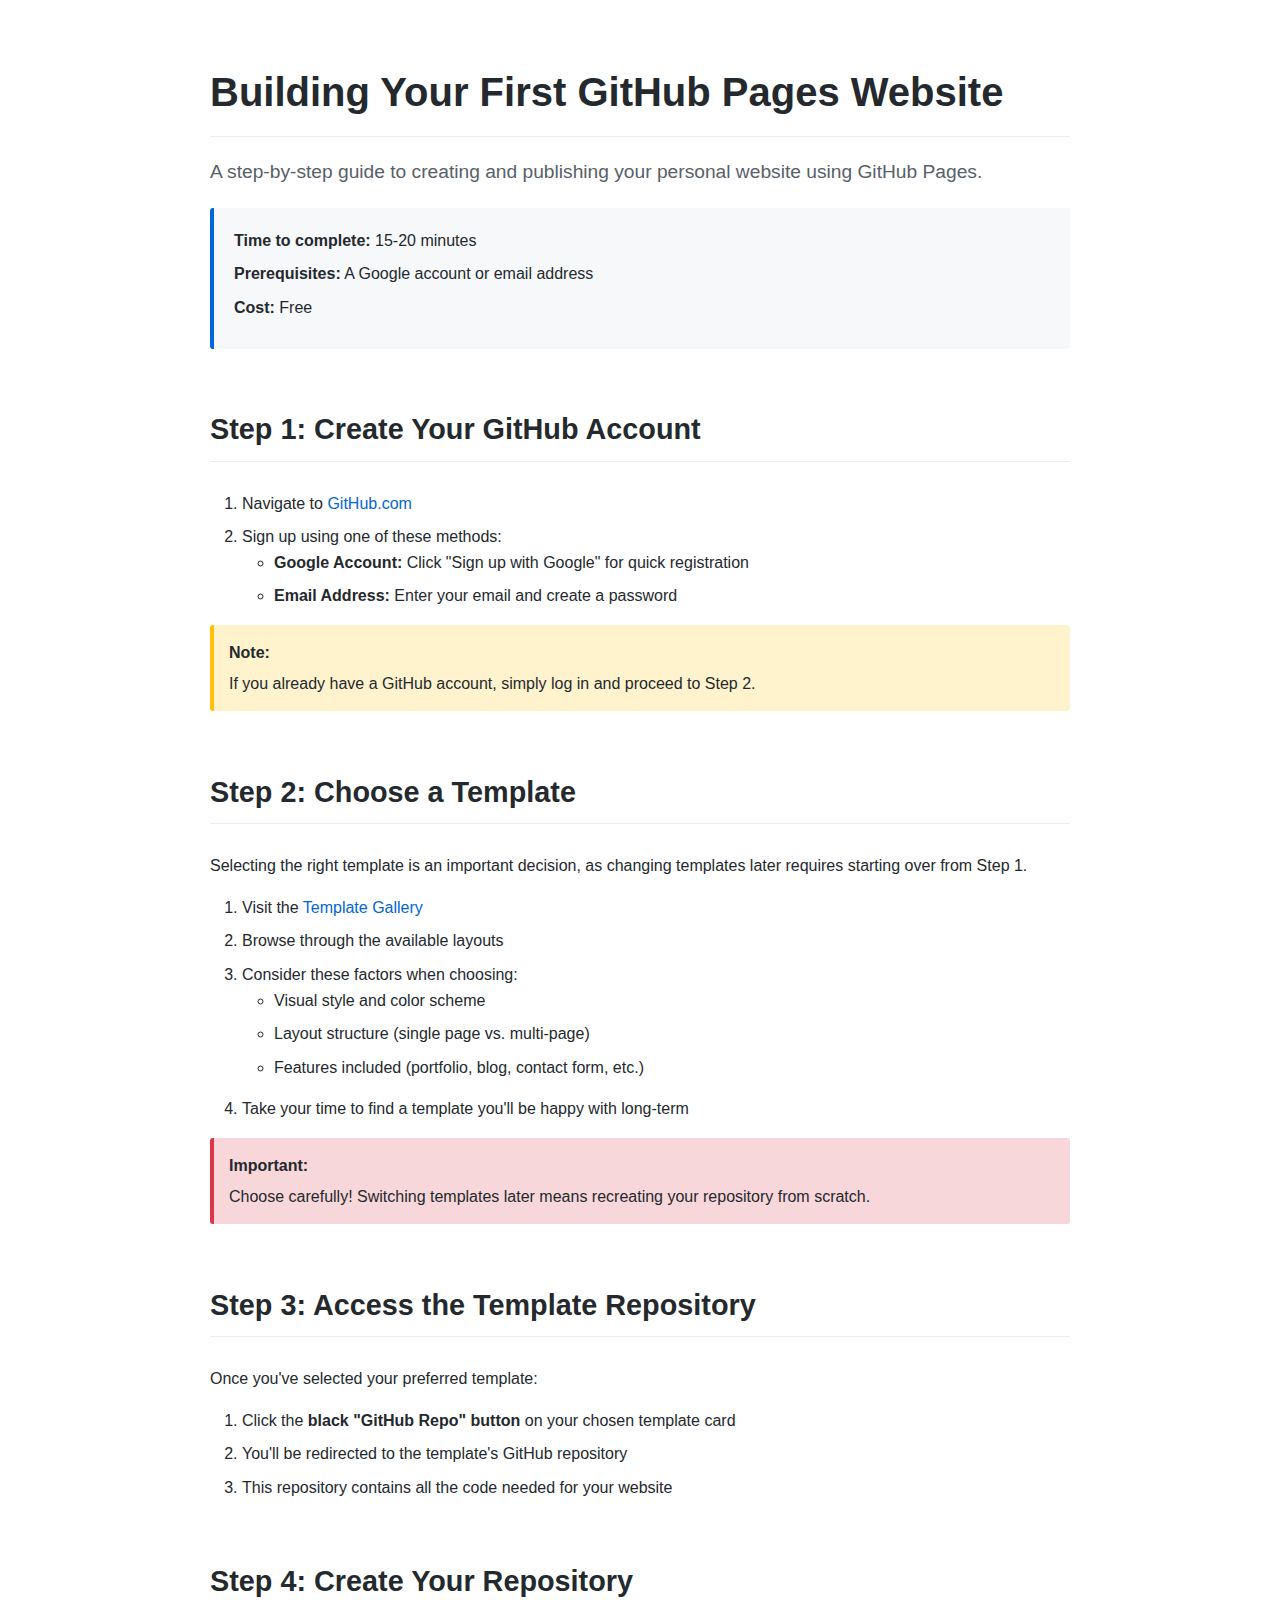
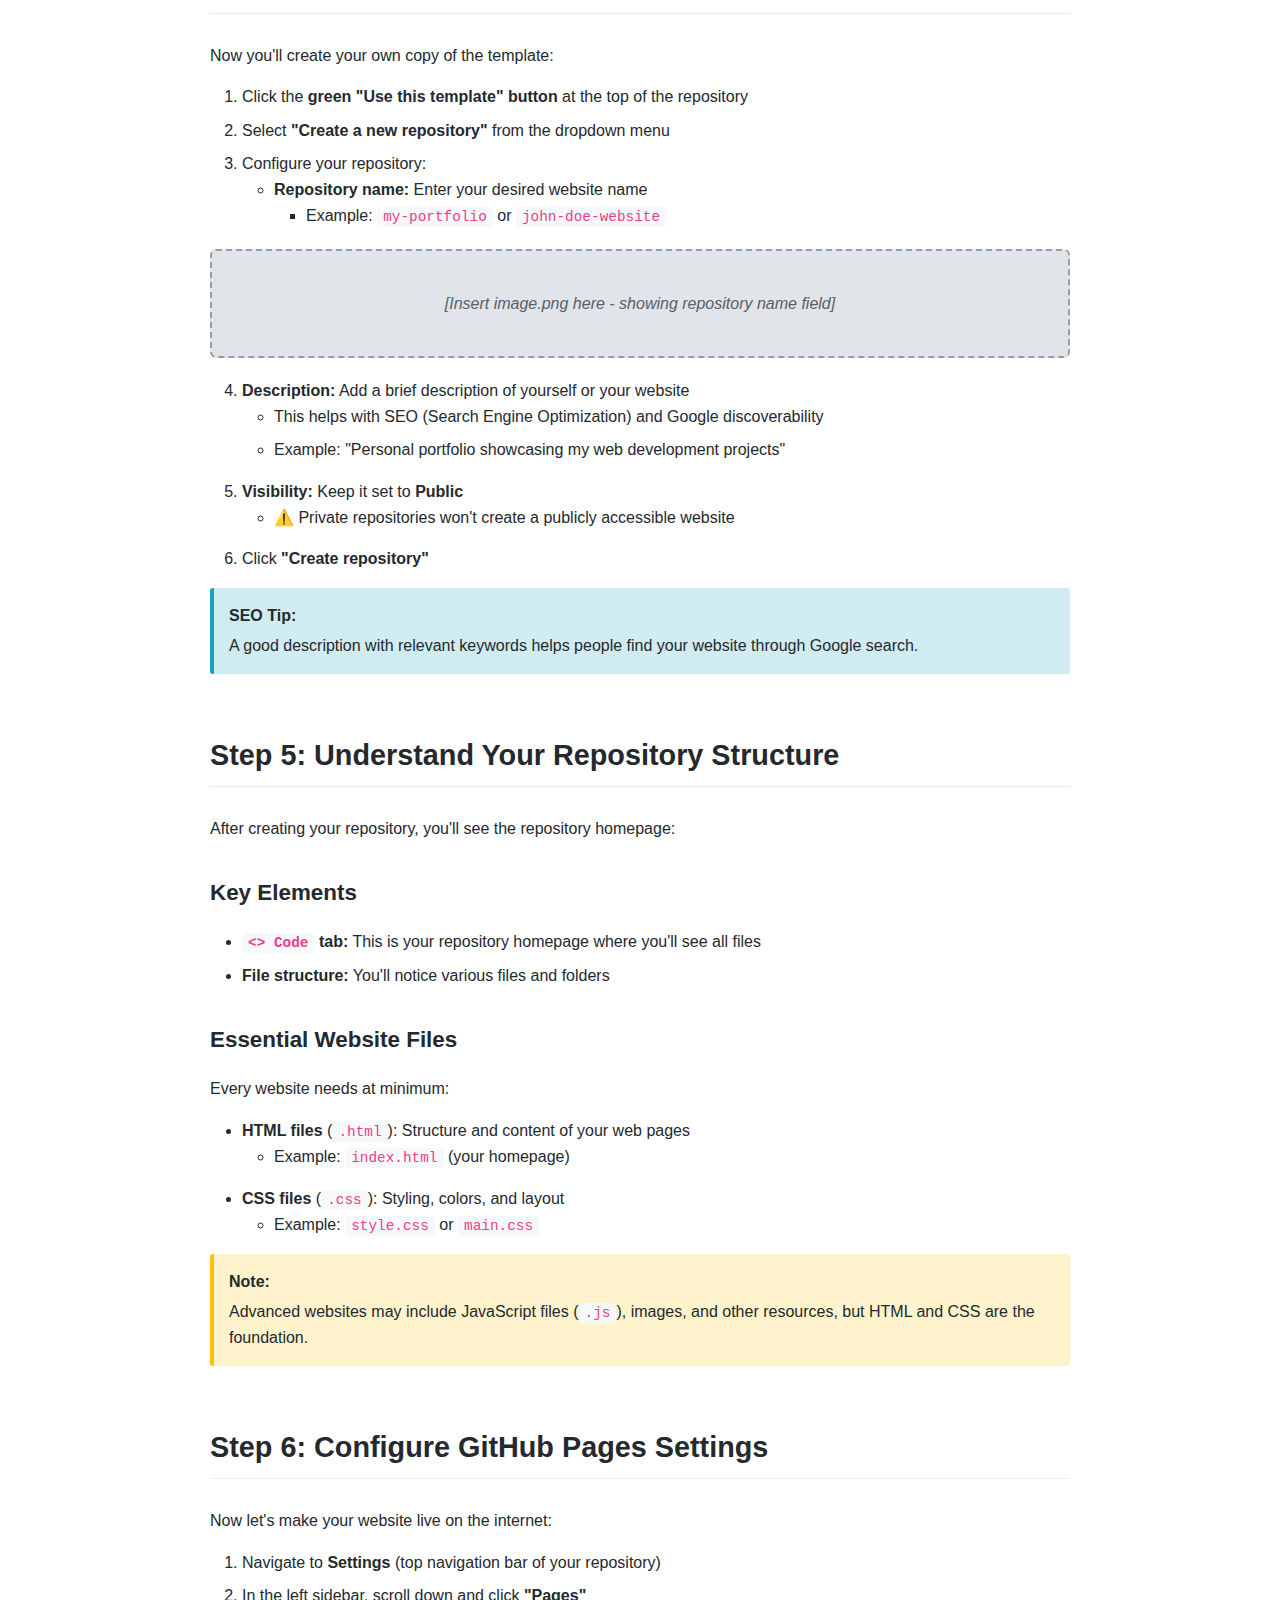
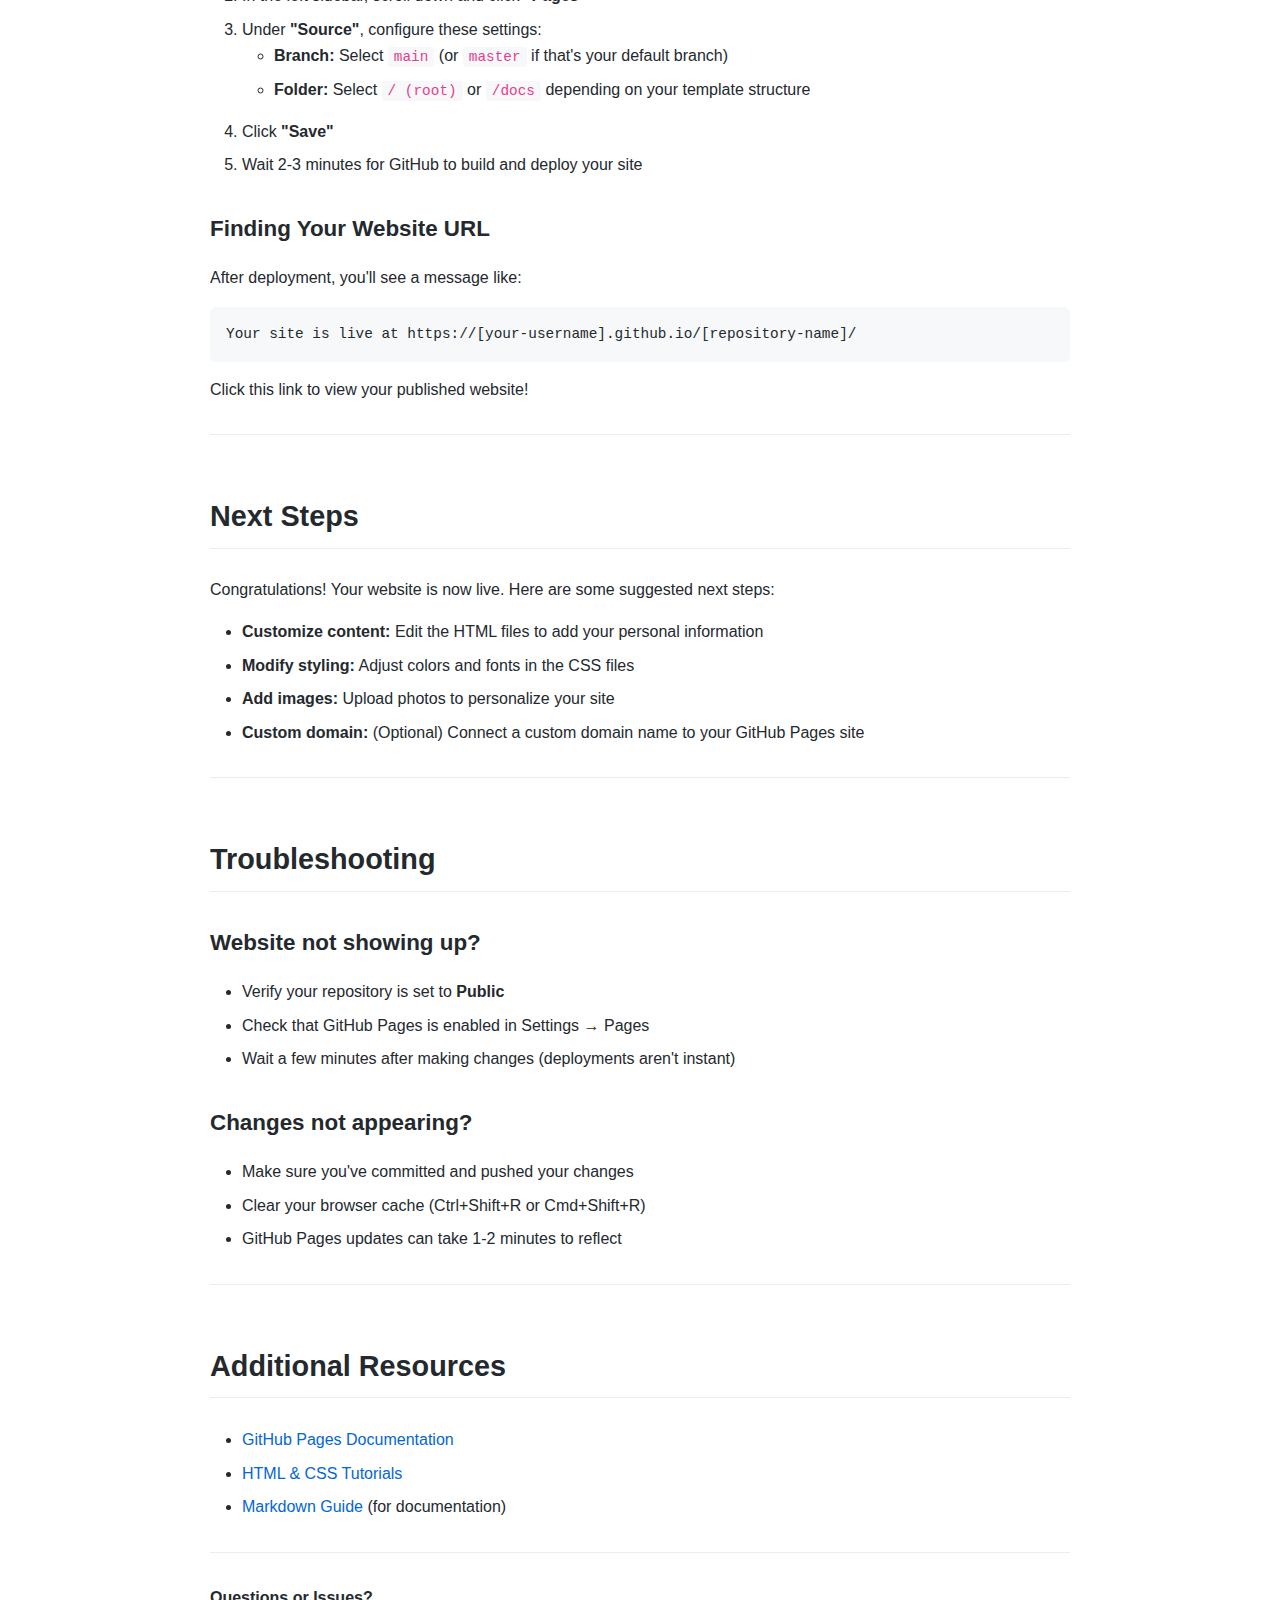
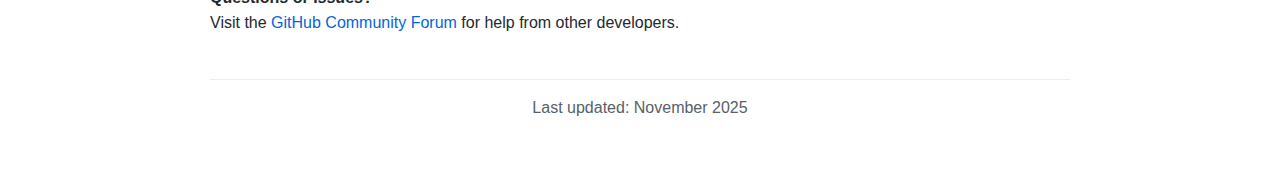
<file: github-pages-tutorial.html>
<!DOCTYPE html>
<html lang="en">
<head>
    <meta charset="UTF-8">
    <meta name="viewport" content="width=device-width, initial-scale=1.0">
    <title>Building Your First GitHub Pages Website</title>
    <style>
        * {
            margin: 0;
            padding: 0;
            box-sizing: border-box;
        }

        body {
            font-family: -apple-system, BlinkMacSystemFont, "Segoe UI", Helvetica, Arial, sans-serif;
            line-height: 1.6;
            color: #24292e;
            background-color: #ffffff;
            padding: 20px;
        }

        .container {
            max-width: 900px;
            margin: 0 auto;
            padding: 40px 20px;
        }

        h1 {
            font-size: 2.5em;
            font-weight: 600;
            margin-bottom: 0.5em;
            padding-bottom: 0.3em;
            border-bottom: 1px solid #eaecef;
            color: #24292e;
        }

        h2 {
            font-size: 1.8em;
            font-weight: 600;
            margin-top: 2em;
            margin-bottom: 1em;
            padding-bottom: 0.3em;
            border-bottom: 1px solid #eaecef;
            color: #24292e;
        }

        h3 {
            font-size: 1.4em;
            font-weight: 600;
            margin-top: 1.5em;
            margin-bottom: 0.8em;
            color: #24292e;
        }

        p {
            margin-bottom: 1em;
            font-size: 16px;
        }

        .overview {
            background-color: #f6f8fa;
            border-left: 4px solid #0366d6;
            padding: 20px;
            margin: 20px 0;
            border-radius: 3px;
        }

        .overview p {
            margin-bottom: 0.5em;
        }

        ul, ol {
            margin-left: 2em;
            margin-bottom: 1em;
        }

        li {
            margin-bottom: 0.5em;
        }

        .note {
            background-color: #fff3cd;
            border-left: 4px solid #ffc107;
            padding: 15px;
            margin: 15px 0;
            border-radius: 3px;
        }

        .important {
            background-color: #f8d7da;
            border-left: 4px solid #dc3545;
            padding: 15px;
            margin: 15px 0;
            border-radius: 3px;
        }

        .tip {
            background-color: #d1ecf1;
            border-left: 4px solid #17a2b8;
            padding: 15px;
            margin: 15px 0;
            border-radius: 3px;
        }

        .note strong, .important strong, .tip strong {
            display: block;
            margin-bottom: 5px;
        }

        code {
            background-color: #f6f8fa;
            padding: 2px 6px;
            border-radius: 3px;
            font-family: "SFMono-Regular", Consolas, "Liberation Mono", Menlo, monospace;
            font-size: 0.9em;
            color: #e83e8c;
        }

        pre {
            background-color: #f6f8fa;
            padding: 16px;
            border-radius: 6px;
            overflow-x: auto;
            margin: 15px 0;
        }

        pre code {
            background-color: transparent;
            padding: 0;
            color: #24292e;
        }

        a {
            color: #0366d6;
            text-decoration: none;
        }

        a:hover {
            text-decoration: underline;
        }

        .step-number {
            display: inline-block;
            background-color: #0366d6;
            color: white;
            width: 30px;
            height: 30px;
            border-radius: 50%;
            text-align: center;
            line-height: 30px;
            margin-right: 10px;
            font-weight: bold;
        }

        .image-placeholder {
            background-color: #e1e4e8;
            border: 2px dashed #959da5;
            padding: 40px;
            text-align: center;
            margin: 20px 0;
            border-radius: 6px;
            color: #586069;
            font-style: italic;
        }

        hr {
            border: none;
            border-top: 1px solid #eaecef;
            margin: 2em 0;
        }

        .footer {
            margin-top: 3em;
            padding-top: 1em;
            border-top: 1px solid #eaecef;
            color: #586069;
            font-size: 0.9em;
            text-align: center;
        }
    </style>
</head>
<body>
    <div class="container">
        <h1>Building Your First GitHub Pages Website</h1>
        <p style="font-size: 1.2em; color: #586069;">A step-by-step guide to creating and publishing your personal website using GitHub Pages.</p>

        <div class="overview">
            <p><strong>Time to complete:</strong> 15-20 minutes</p>
            <p><strong>Prerequisites:</strong> A Google account or email address</p>
            <p><strong>Cost:</strong> Free</p>
        </div>

        <h2>Step 1: Create Your GitHub Account</h2>
        <ol>
            <li>Navigate to <a href="https://github.com" target="_blank">GitHub.com</a></li>
            <li>Sign up using one of these methods:
                <ul>
                    <li><strong>Google Account:</strong> Click "Sign up with Google" for quick registration</li>
                    <li><strong>Email Address:</strong> Enter your email and create a password</li>
                </ul>
            </li>
        </ol>

        <div class="note">
            <strong>Note:</strong> If you already have a GitHub account, simply log in and proceed to Step 2.
        </div>

        <h2>Step 2: Choose a Template</h2>
        <p>Selecting the right template is an important decision, as changing templates later requires starting over from Step 1.</p>
        
        <ol>
            <li>Visit the <a href="https://zarifazak25.github.io/pages_template_gallery/" target="_blank">Template Gallery</a></li>
            <li>Browse through the available layouts</li>
            <li>Consider these factors when choosing:
                <ul>
                    <li>Visual style and color scheme</li>
                    <li>Layout structure (single page vs. multi-page)</li>
                    <li>Features included (portfolio, blog, contact form, etc.)</li>
                </ul>
            </li>
            <li>Take your time to find a template you'll be happy with long-term</li>
        </ol>

        <div class="important">
            <strong>Important:</strong> Choose carefully! Switching templates later means recreating your repository from scratch.
        </div>

        <h2>Step 3: Access the Template Repository</h2>
        <p>Once you've selected your preferred template:</p>
        
        <ol>
            <li>Click the <strong>black "GitHub Repo" button</strong> on your chosen template card</li>
            <li>You'll be redirected to the template's GitHub repository</li>
            <li>This repository contains all the code needed for your website</li>
        </ol>

        <h2>Step 4: Create Your Repository</h2>
        <p>Now you'll create your own copy of the template:</p>
        
        <ol>
            <li>Click the <strong>green "Use this template" button</strong> at the top of the repository</li>
            <li>Select <strong>"Create a new repository"</strong> from the dropdown menu</li>
            <li>Configure your repository:
                <ul>
                    <li><strong>Repository name:</strong> Enter your desired website name
                        <ul>
                            <li>Example: <code>my-portfolio</code> or <code>john-doe-website</code></li>
                        </ul>
                    </li>
                </ul>
            </li>
        </ol>

        <div class="image-placeholder">
            [Insert image.png here - showing repository name field]
        </div>

        <ol start="4">
            <li><strong>Description:</strong> Add a brief description of yourself or your website
                <ul>
                    <li>This helps with SEO (Search Engine Optimization) and Google discoverability</li>
                    <li>Example: "Personal portfolio showcasing my web development projects"</li>
                </ul>
            </li>
            <li><strong>Visibility:</strong> Keep it set to <strong>Public</strong>
                <ul>
                    <li>⚠️ Private repositories won't create a publicly accessible website</li>
                </ul>
            </li>
            <li>Click <strong>"Create repository"</strong></li>
        </ol>

        <div class="tip">
            <strong>SEO Tip:</strong> A good description with relevant keywords helps people find your website through Google search.
        </div>

        <h2>Step 5: Understand Your Repository Structure</h2>
        <p>After creating your repository, you'll see the repository homepage:</p>

        <h3>Key Elements</h3>
        <ul>
            <li><strong><code>&lt;&gt; Code</code> tab:</strong> This is your repository homepage where you'll see all files</li>
            <li><strong>File structure:</strong> You'll notice various files and folders</li>
        </ul>

        <h3>Essential Website Files</h3>
        <p>Every website needs at minimum:</p>
        <ul>
            <li><strong>HTML files</strong> (<code>.html</code>): Structure and content of your web pages
                <ul>
                    <li>Example: <code>index.html</code> (your homepage)</li>
                </ul>
            </li>
            <li><strong>CSS files</strong> (<code>.css</code>): Styling, colors, and layout
                <ul>
                    <li>Example: <code>style.css</code> or <code>main.css</code></li>
                </ul>
            </li>
        </ul>

        <div class="note">
            <strong>Note:</strong> Advanced websites may include JavaScript files (<code>.js</code>), images, and other resources, but HTML and CSS are the foundation.
        </div>

        <h2>Step 6: Configure GitHub Pages Settings</h2>
        <p>Now let's make your website live on the internet:</p>

        <ol>
            <li>Navigate to <strong>Settings</strong> (top navigation bar of your repository)</li>
            <li>In the left sidebar, scroll down and click <strong>"Pages"</strong></li>
            <li>Under <strong>"Source"</strong>, configure these settings:
                <ul>
                    <li><strong>Branch:</strong> Select <code>main</code> (or <code>master</code> if that's your default branch)</li>
                    <li><strong>Folder:</strong> Select <code>/ (root)</code> or <code>/docs</code> depending on your template structure</li>
                </ul>
            </li>
            <li>Click <strong>"Save"</strong></li>
            <li>Wait 2-3 minutes for GitHub to build and deploy your site</li>
        </ol>

        <h3>Finding Your Website URL</h3>
        <p>After deployment, you'll see a message like:</p>

        <pre><code>Your site is live at https://[your-username].github.io/[repository-name]/</code></pre>

        <p>Click this link to view your published website!</p>

        <hr>

        <h2>Next Steps</h2>
        <p>Congratulations! Your website is now live. Here are some suggested next steps:</p>
        <ul>
            <li><strong>Customize content:</strong> Edit the HTML files to add your personal information</li>
            <li><strong>Modify styling:</strong> Adjust colors and fonts in the CSS files</li>
            <li><strong>Add images:</strong> Upload photos to personalize your site</li>
            <li><strong>Custom domain:</strong> (Optional) Connect a custom domain name to your GitHub Pages site</li>
        </ul>

        <hr>

        <h2>Troubleshooting</h2>
        
        <h3>Website not showing up?</h3>
        <ul>
            <li>Verify your repository is set to <strong>Public</strong></li>
            <li>Check that GitHub Pages is enabled in Settings → Pages</li>
            <li>Wait a few minutes after making changes (deployments aren't instant)</li>
        </ul>

        <h3>Changes not appearing?</h3>
        <ul>
            <li>Make sure you've committed and pushed your changes</li>
            <li>Clear your browser cache (Ctrl+Shift+R or Cmd+Shift+R)</li>
            <li>GitHub Pages updates can take 1-2 minutes to reflect</li>
        </ul>

        <hr>

        <h2>Additional Resources</h2>
        <ul>
            <li><a href="https://docs.github.com/en/pages" target="_blank">GitHub Pages Documentation</a></li>
            <li><a href="https://www.w3schools.com/" target="_blank">HTML & CSS Tutorials</a></li>
            <li><a href="https://www.markdownguide.org/" target="_blank">Markdown Guide</a> (for documentation)</li>
        </ul>

        <hr>

        <p><strong>Questions or Issues?</strong><br>
        Visit the <a href="https://github.community/" target="_blank">GitHub Community Forum</a> for help from other developers.</p>

        <div class="footer">
            <p>Last updated: November 2025</p>
        </div>
    </div>
</body>
</html>
</file>
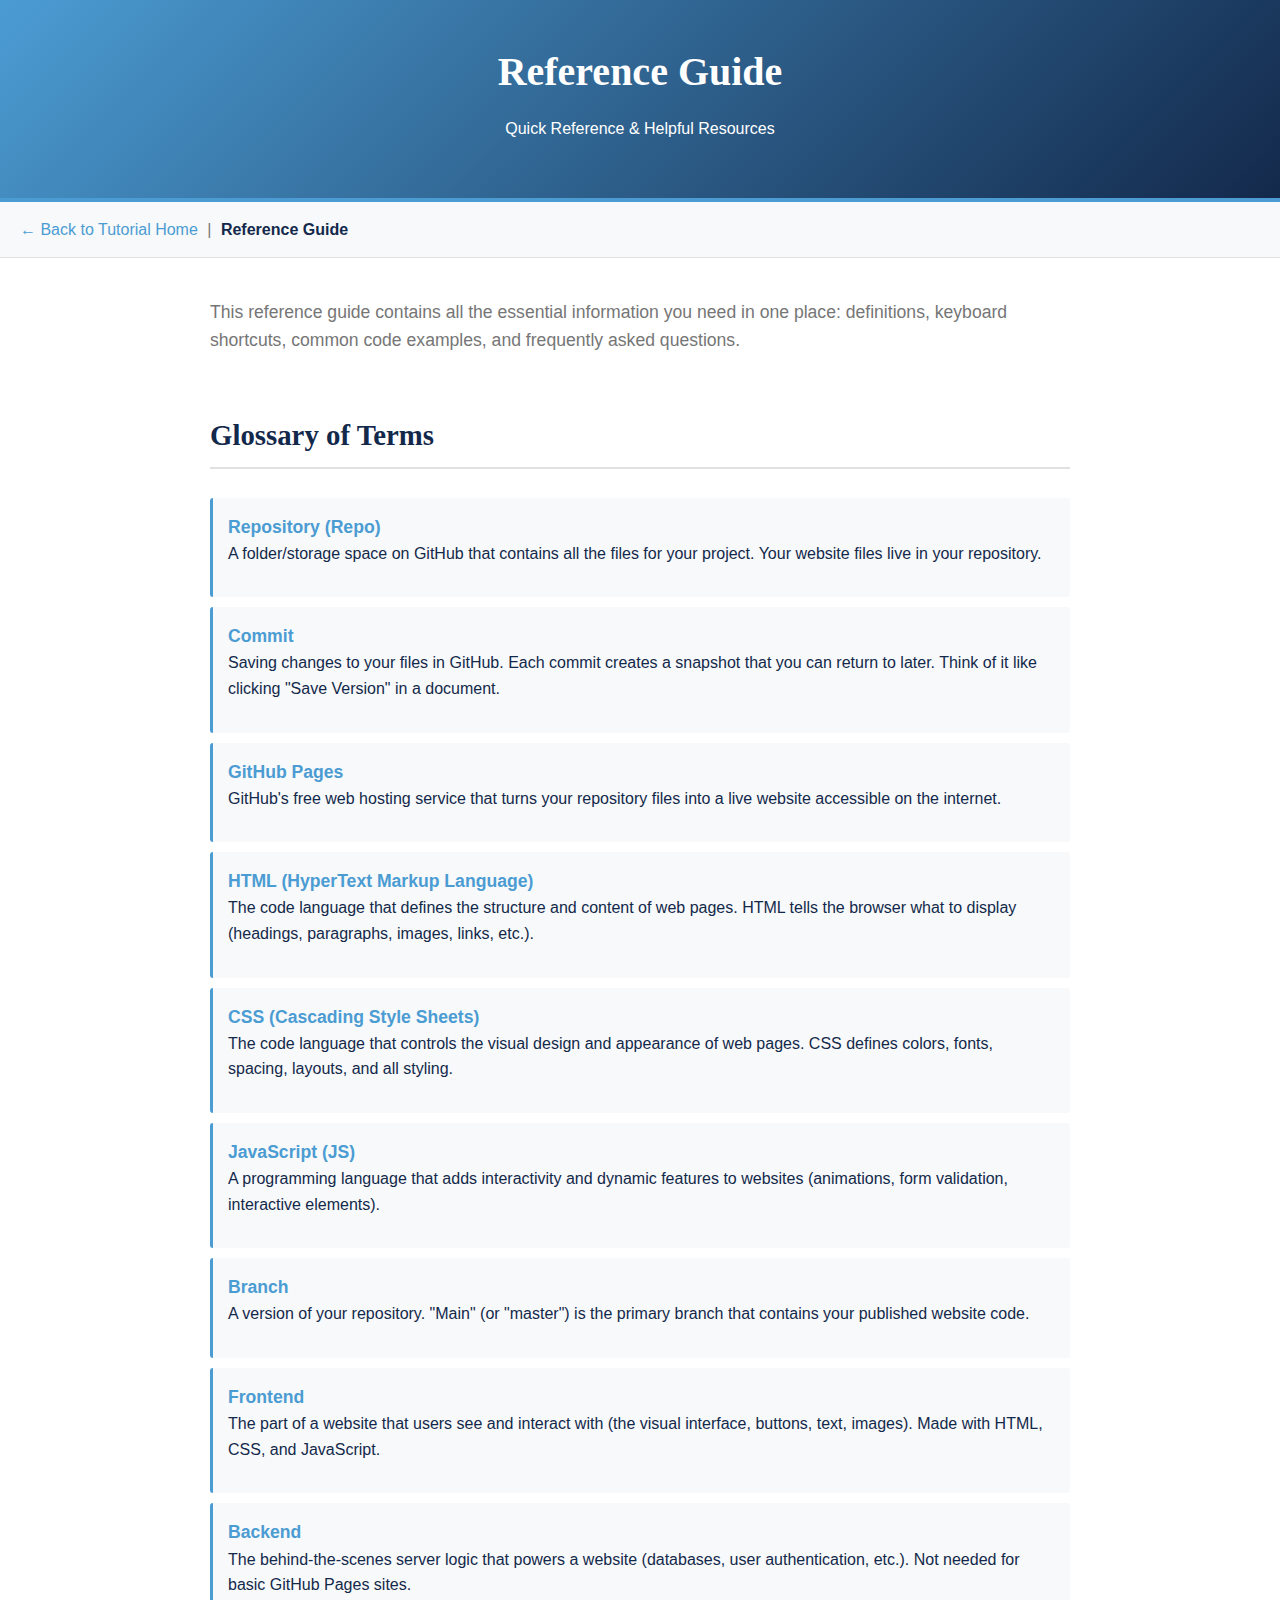
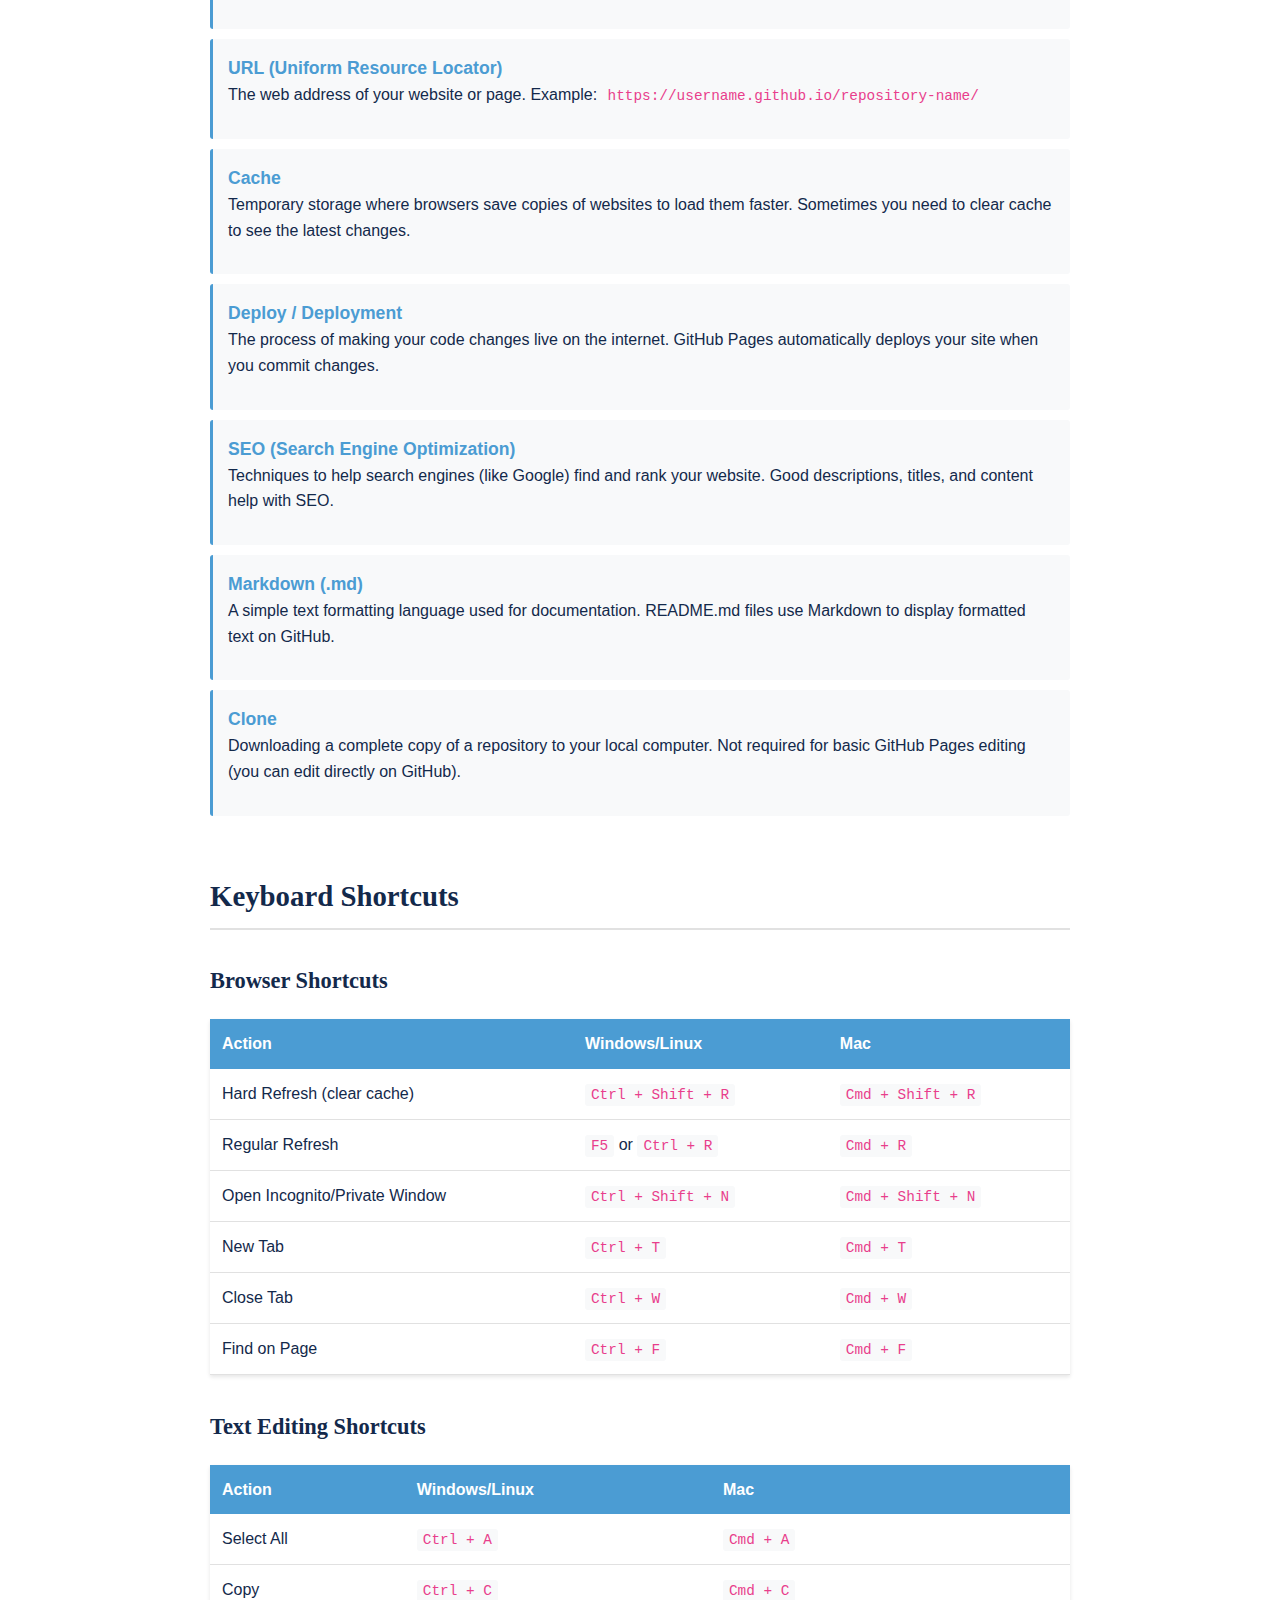
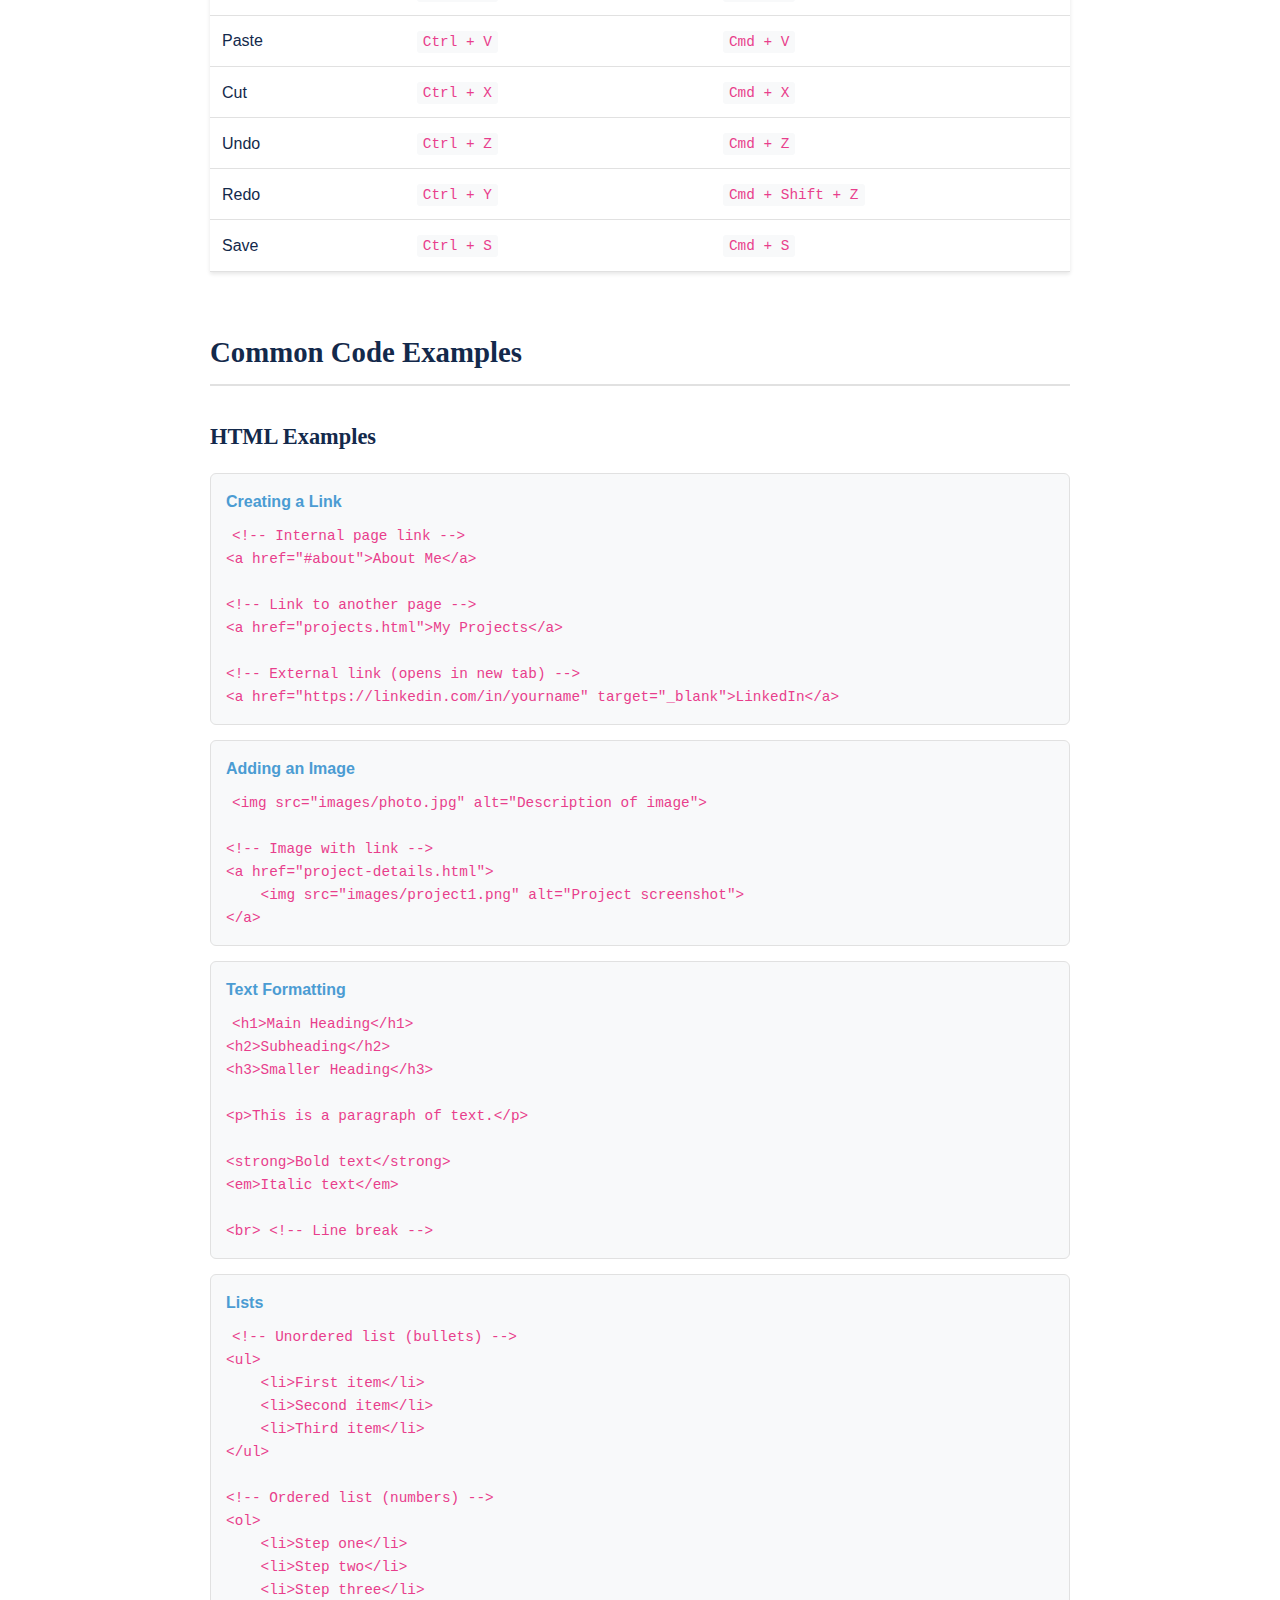
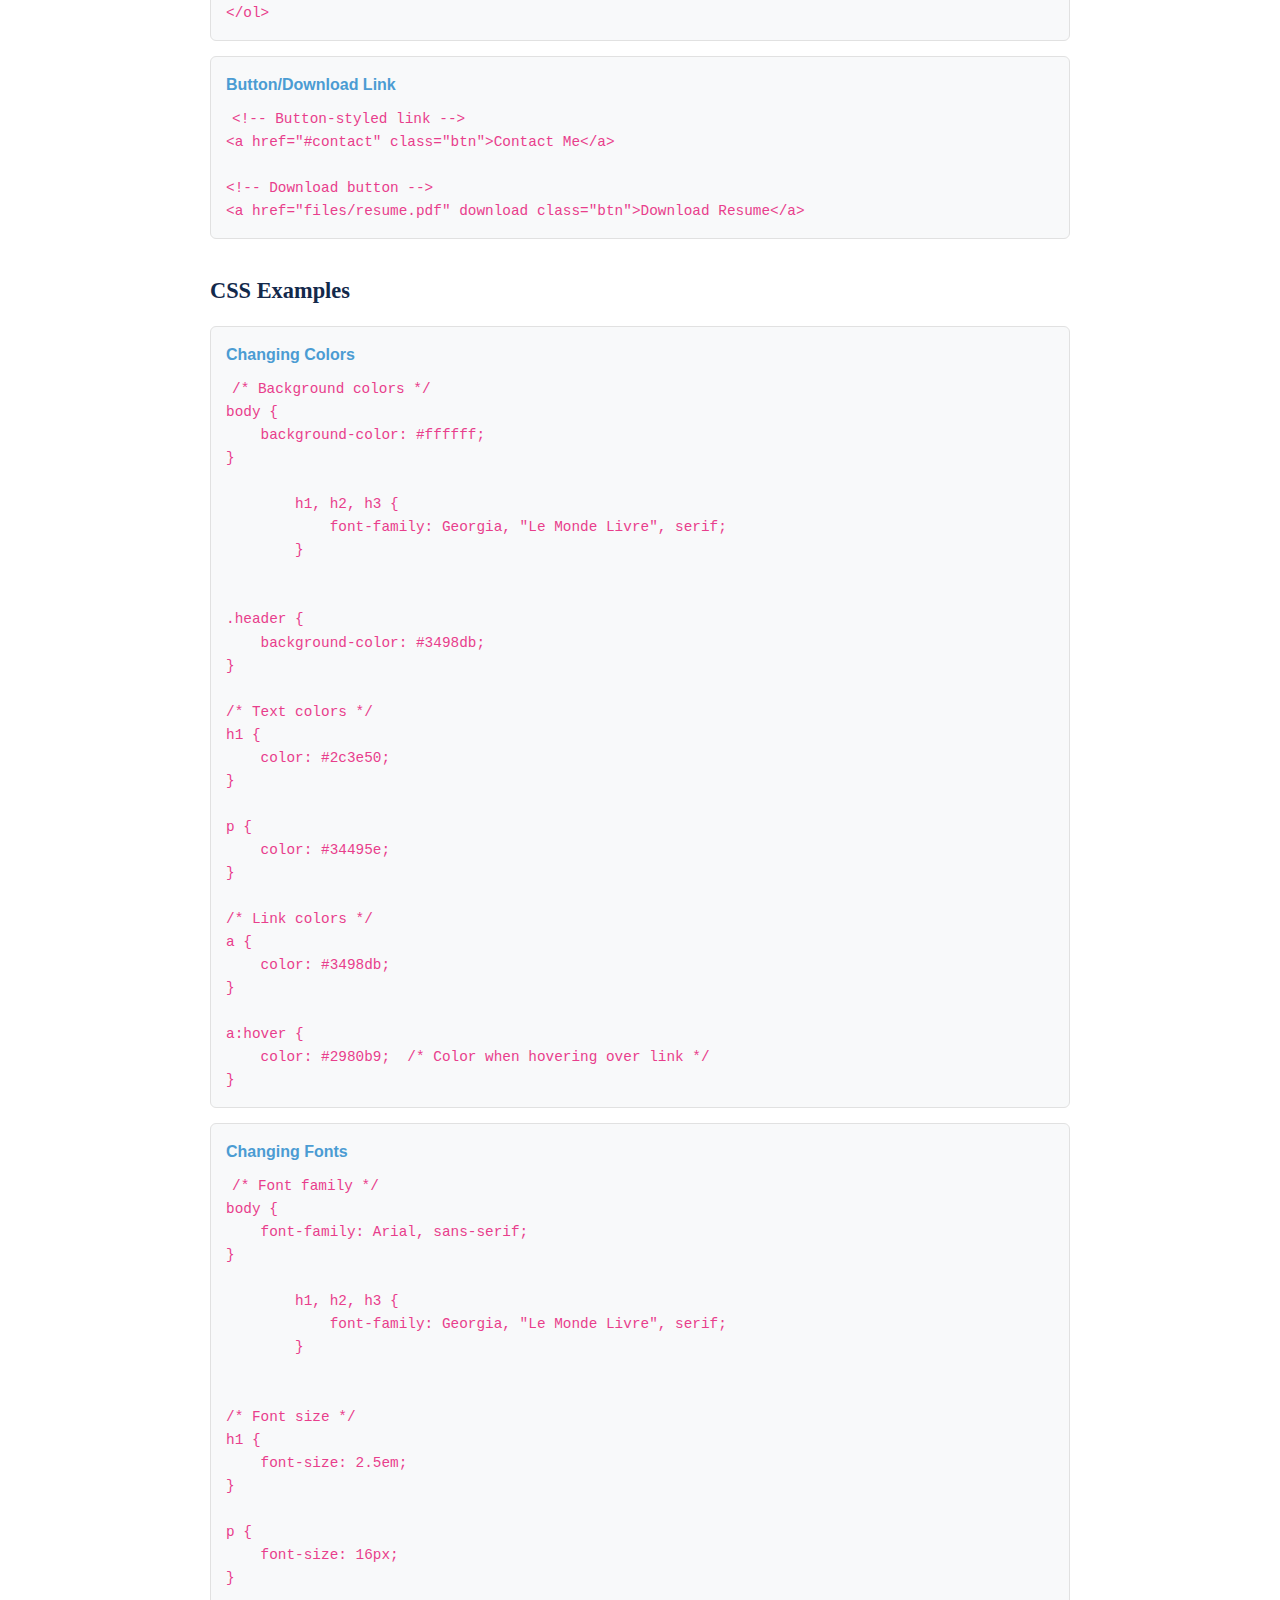
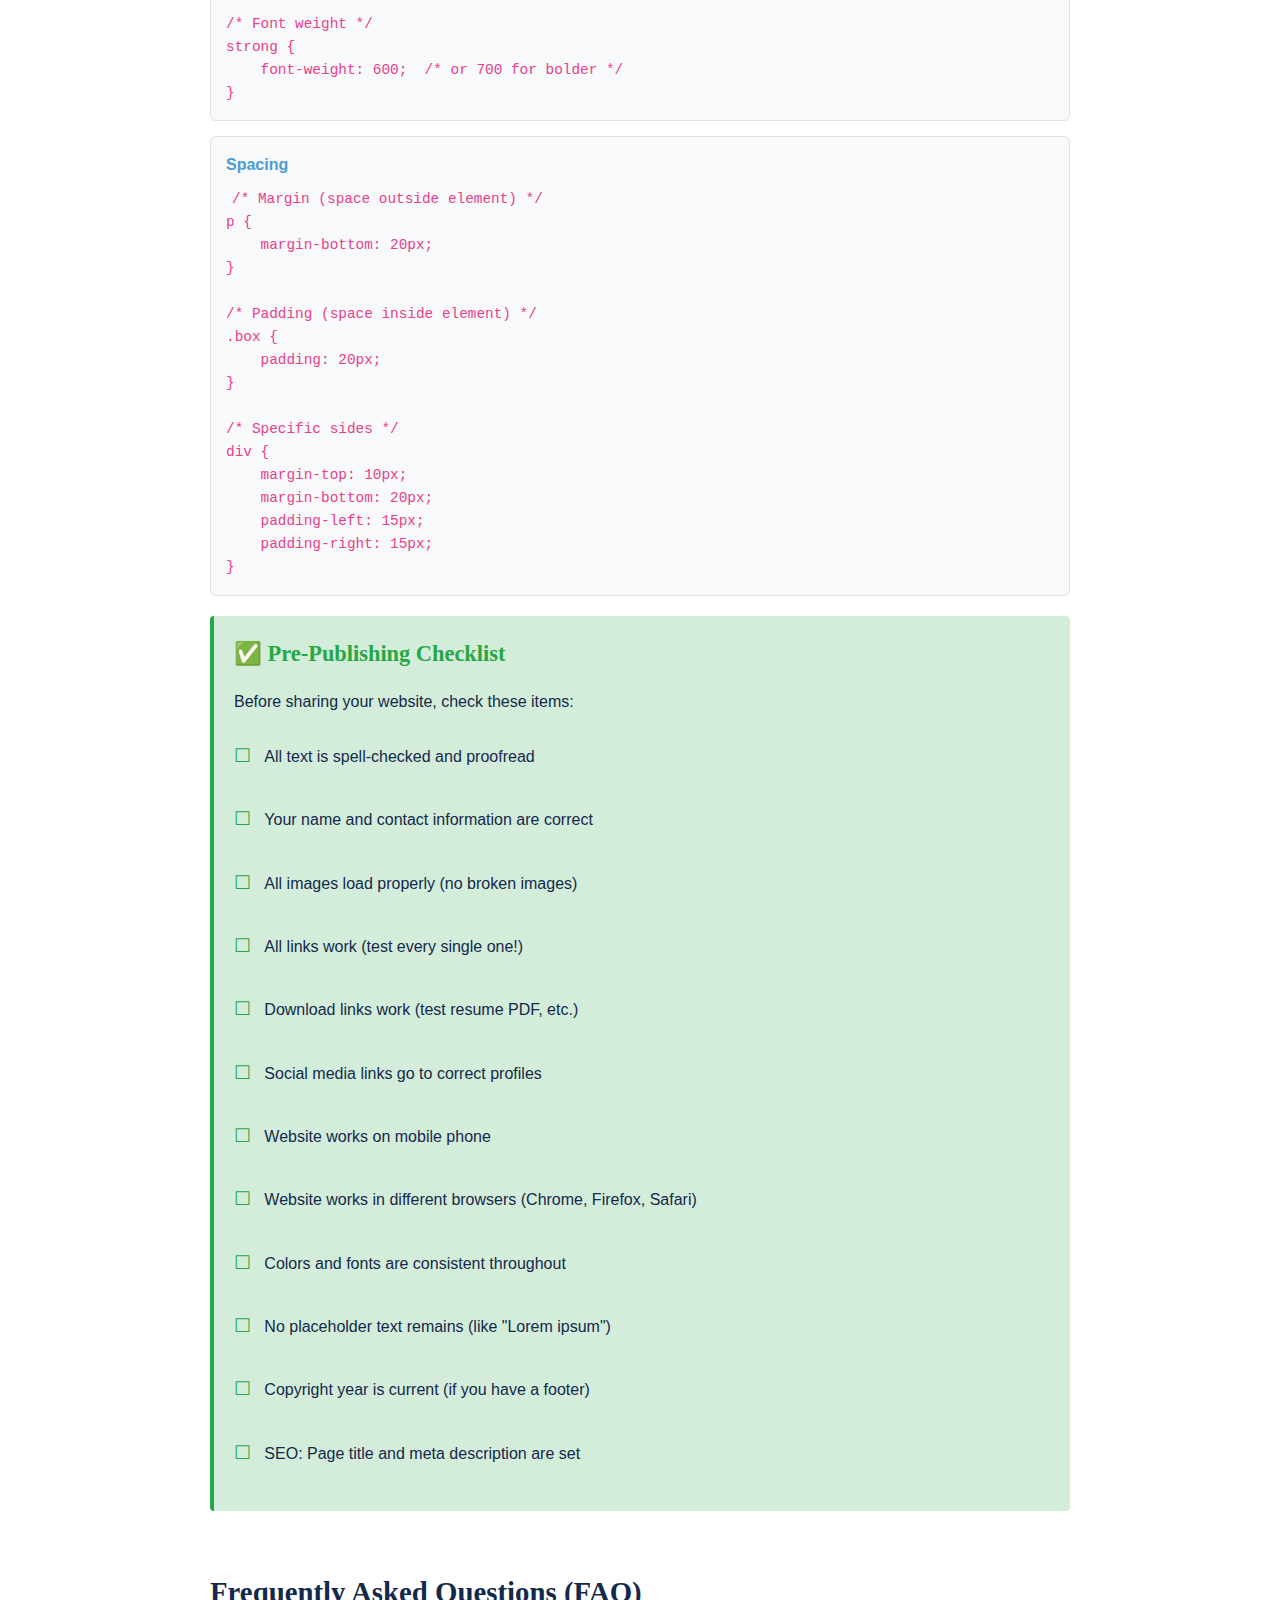
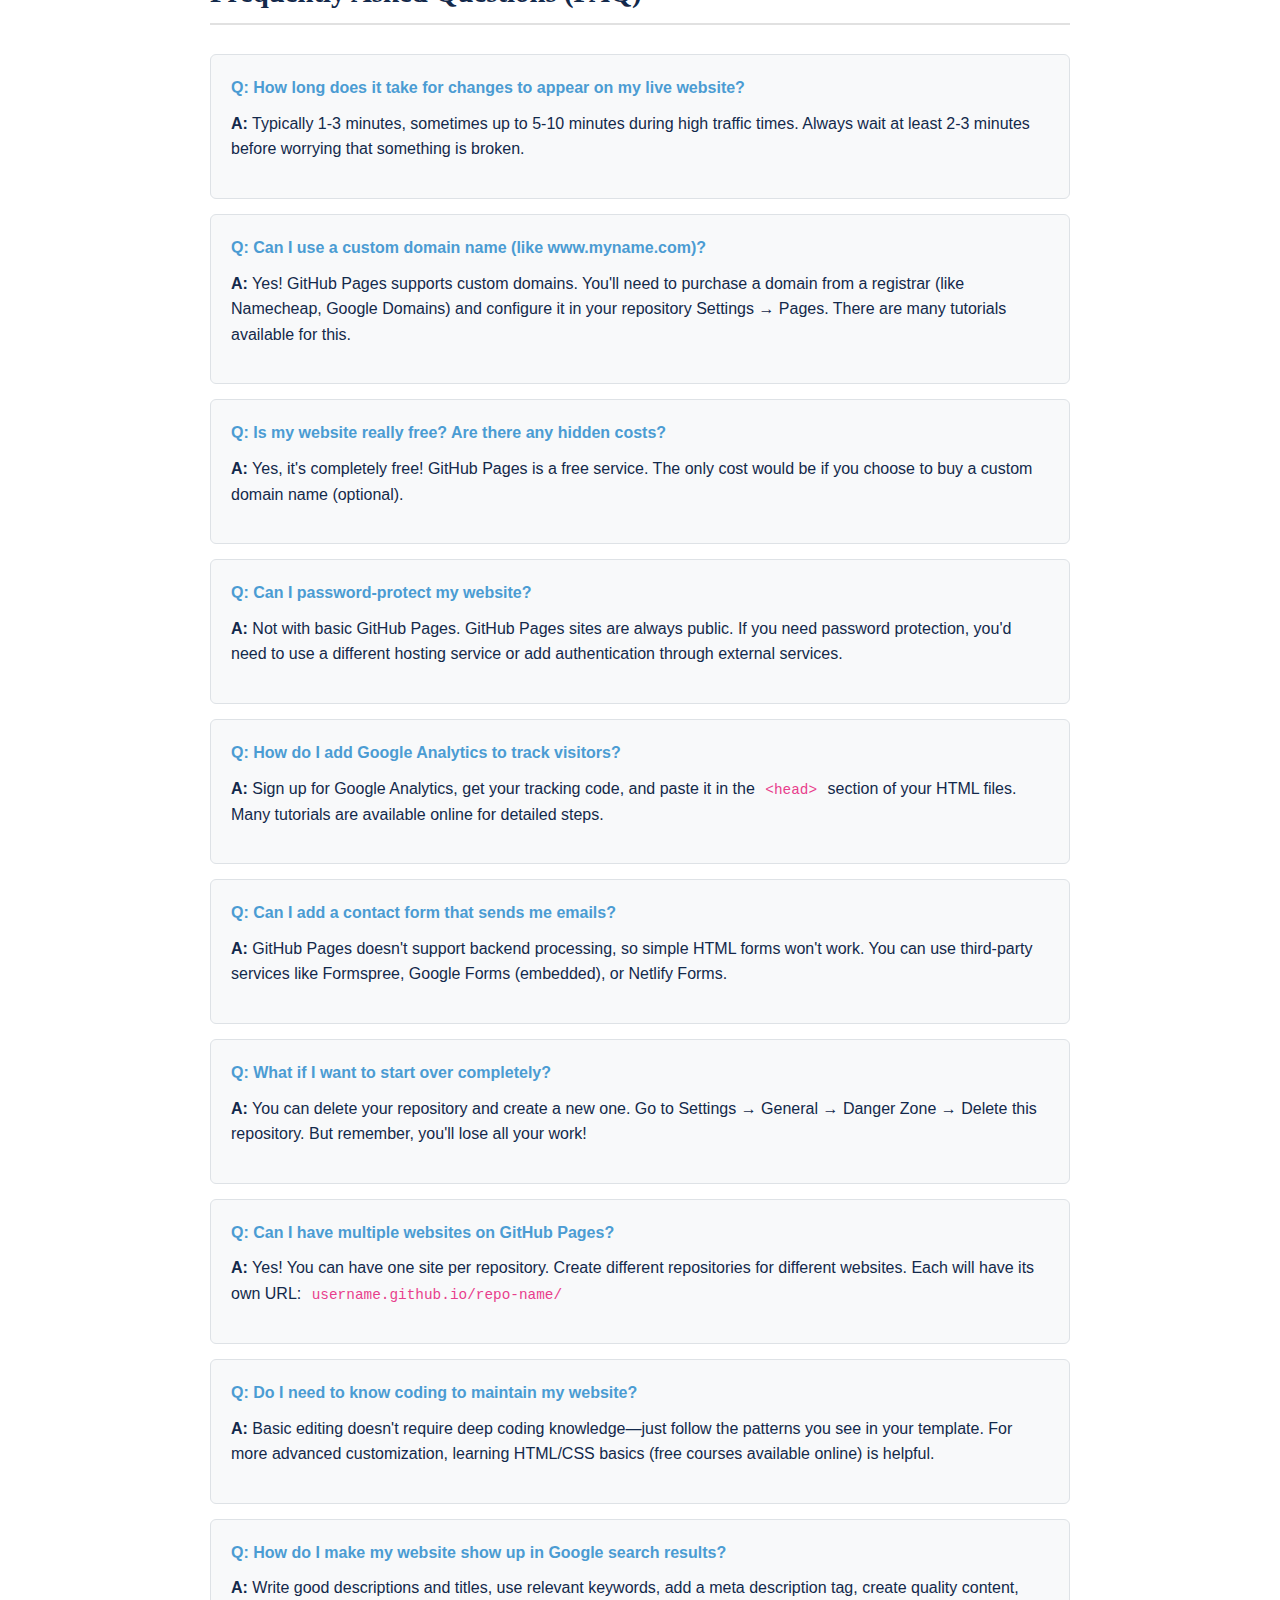
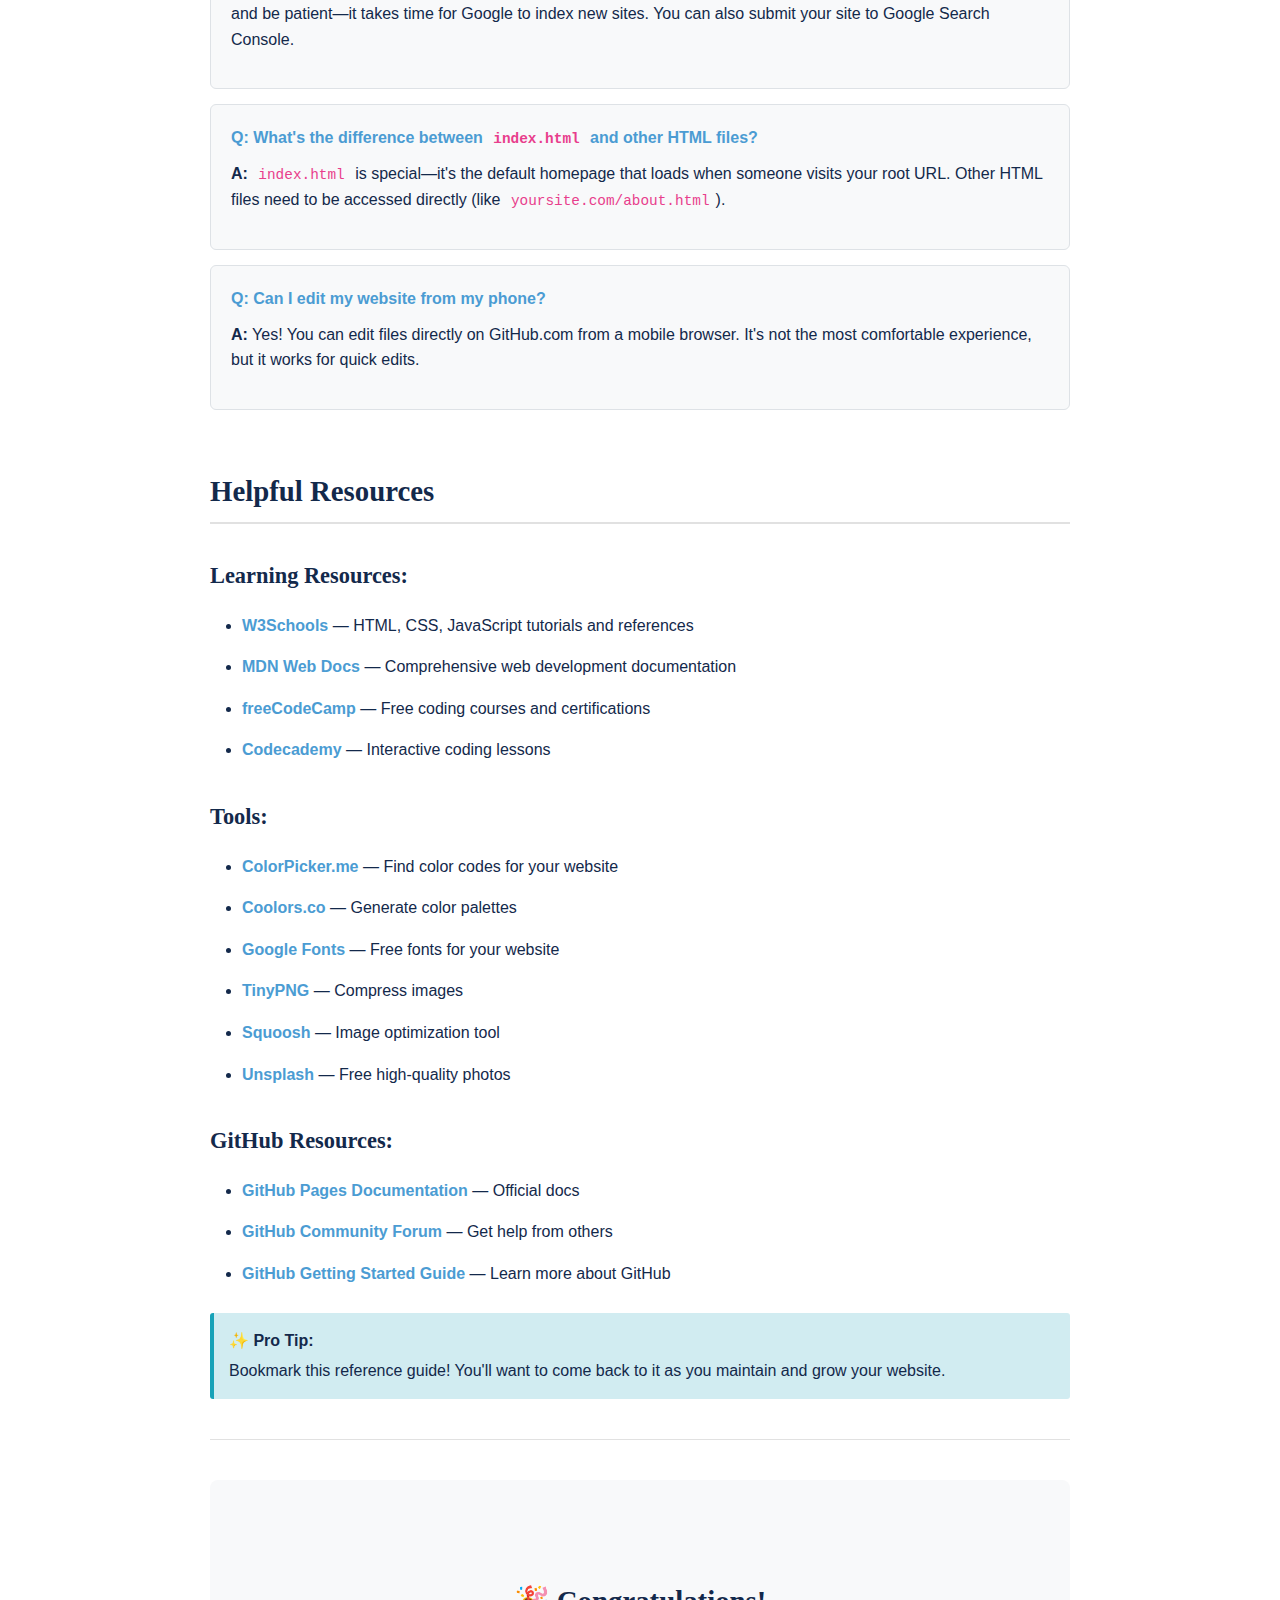
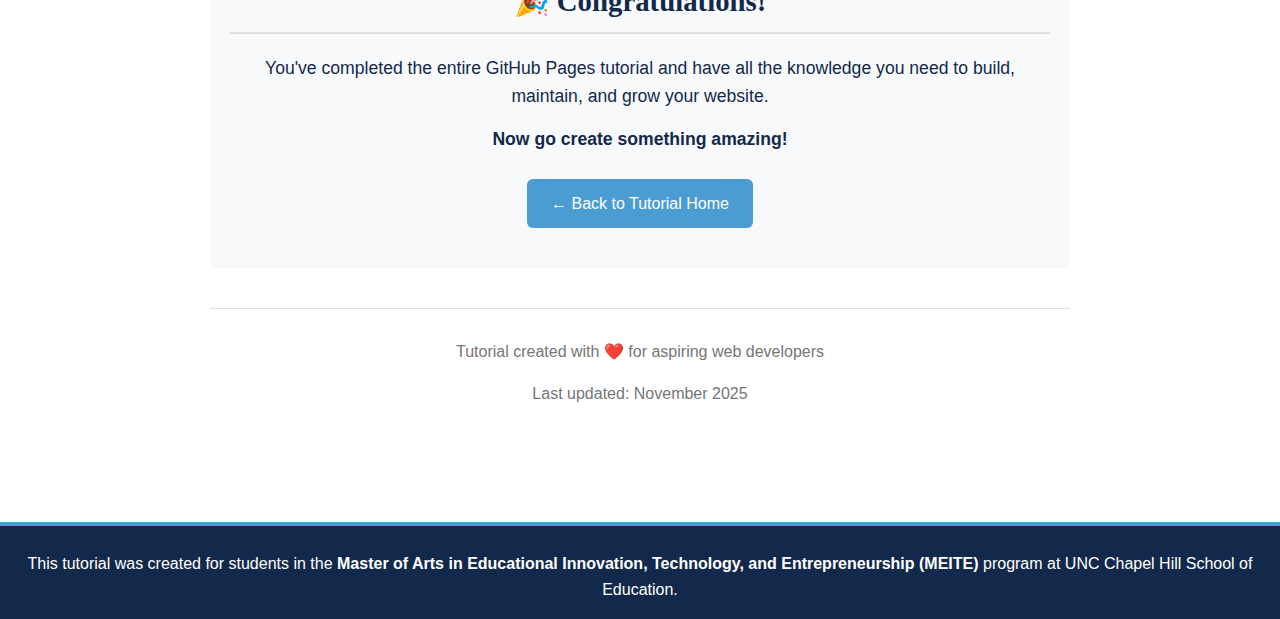
<file: reference.html>
<!DOCTYPE html>
<html lang="en">
<head>
    <meta charset="UTF-8">
    <meta name="viewport" content="width=device-width, initial-scale=1.0">
    <title>Reference Guide - GitHub Pages Tutorial</title>
    <style>
        * { margin: 0; padding: 0; box-sizing: border-box; }
        body { font-family: -apple-system, BlinkMacSystemFont, "Segoe UI", "Acumin Pro", Helvetica, Arial, sans-serif; line-height: 1.6; color: #13294b; background-color: #ffffff; }

        h1, h2, h3 {
            font-family: Georgia, "Le Monde Livre", serif;
        }

        .header { background: linear-gradient(135deg, #4b9cd3 0%, #13294b 100%);
            border-bottom: 4px solid #4b9cd3; color: white; padding: 40px 20px; text-align: center; }
        .header h1 { font-size: 2.5em; margin-bottom: 0.3em; }
        .breadcrumb { background-color: #f8f9fa; padding: 15px 20px; border-bottom: 1px solid #e1e1e1; }
        .breadcrumb a { color: #4b9cd3; text-decoration: none; }
        .breadcrumb a:hover { text-decoration: underline; }
        .breadcrumb span { color: #767676; margin: 0 5px; }
        .container { max-width: 900px; margin: 0 auto; padding: 40px 20px; }
        h2 { font-size: 1.8em; font-weight: 600; margin-top: 2em; margin-bottom: 1em; padding-bottom: 0.3em; border-bottom: 2px solid #e1e1e1; color: #13294b; }
        h3 { font-size: 1.4em; font-weight: 600; margin-top: 1.5em; margin-bottom: 0.8em; color: #13294b; }
        p { margin-bottom: 1em; font-size: 16px; }
        ul { margin-left: 2em; margin-bottom: 1.5em; }
        li { margin-bottom: 0.8em; line-height: 1.8; }
        .glossary-term { background-color: #f8f9fa; padding: 15px; margin: 10px 0; border-left: 3px solid #4b9cd3; border-radius: 3px; }
        .glossary-term strong { color: #4b9cd3; font-size: 1.1em; }
        .shortcut-table { width: 100%; border-collapse: collapse; margin: 20px 0; background-color: white; box-shadow: 0 2px 4px rgba(0,0,0,0.1); }
        .shortcut-table th { background-color: #4b9cd3; color: white; padding: 12px; text-align: left; font-weight: 600; }
        .shortcut-table td { padding: 12px; border-bottom: 1px solid #e1e1e1; }
        .shortcut-table tr:hover { background-color: #f8f9fa; }
        code { background-color: #f8f9fa; padding: 3px 6px; border-radius: 3px; font-family: "SFMono-Regular", Consolas, monospace; font-size: 0.9em; color: #e83e8c; }
        .faq-item { background-color: #f8f9fa; border: 1px solid #dee2e6; border-radius: 6px; padding: 20px; margin: 15px 0; }
        .faq-item h4 { color: #4b9cd3; margin-bottom: 10px; }
        .checklist { background-color: #d4edda; border-left: 4px solid #28a745; padding: 20px; border-radius: 4px; margin: 20px 0; }
        .checklist h3 { margin-top: 0; color: #28a745; }
        .checklist ul { list-style: none; padding-left: 0; margin: 0; }
        .checklist li { padding: 8px 0; }
        .checklist li:before { content: "☐ "; font-size: 1.2em; margin-right: 8px; color: #28a745; }
        .code-example { background-color: #f8f9fa; border: 1px solid #e1e1e1; border-radius: 6px; padding: 15px; margin: 15px 0; }
        .code-example-header { font-weight: 600; color: #4b9cd3; margin-bottom: 10px; }
        .navigation { display: flex; justify-content: space-between; margin-top: 60px; padding-top: 30px; border-top: 2px solid #e1e1e1; }
        .nav-button { display: inline-block; padding: 12px 24px; background-color: #4b9cd3; color: white; text-decoration: none; border-radius: 6px; font-weight: 500; transition: background-color 0.3s; }
        .nav-button:hover { background-color: #007fae; }
        .nav-button.secondary { background-color: #6c757d; }
        .nav-button.secondary:hover { background-color: #5a6268; }
        a { color: #4b9cd3; text-decoration: none; }
        a:hover { text-decoration: underline; }
        strong { font-weight: 600; }
        .tip { background-color: #d1ecf1; border-left: 4px solid #17a2b8; padding: 15px; margin: 20px 0; border-radius: 3px; }
        .tip strong { display: block; margin-bottom: 5px; }
    </style>
</head>
<body>
    <div class="header">
        <h1>Reference Guide</h1>
        <p>Quick Reference & Helpful Resources</p>
    </div>

    <div class="breadcrumb">
        <a href="index.html">← Back to Tutorial Home</a>
        <span>|</span>
        <strong>Reference Guide</strong>
    </div>

    <div class="container">
        <p style="font-size: 1.1em; color: #767676;">This reference guide contains all the essential information you need in one place: definitions, keyboard shortcuts, common code examples, and frequently asked questions.</p>

        <!-- GLOSSARY -->
        <h2>Glossary of Terms</h2>

        <div class="glossary-term">
            <strong>Repository (Repo)</strong>
            <p>A folder/storage space on GitHub that contains all the files for your project. Your website files live in your repository.</p>
        </div>

        <div class="glossary-term">
            <strong>Commit</strong>
            <p>Saving changes to your files in GitHub. Each commit creates a snapshot that you can return to later. Think of it like clicking "Save Version" in a document.</p>
        </div>

        <div class="glossary-term">
            <strong>GitHub Pages</strong>
            <p>GitHub's free web hosting service that turns your repository files into a live website accessible on the internet.</p>
        </div>

        <div class="glossary-term">
            <strong>HTML (HyperText Markup Language)</strong>
            <p>The code language that defines the structure and content of web pages. HTML tells the browser what to display (headings, paragraphs, images, links, etc.).</p>
        </div>

        <div class="glossary-term">
            <strong>CSS (Cascading Style Sheets)</strong>
            <p>The code language that controls the visual design and appearance of web pages. CSS defines colors, fonts, spacing, layouts, and all styling.</p>
        </div>

        <div class="glossary-term">
            <strong>JavaScript (JS)</strong>
            <p>A programming language that adds interactivity and dynamic features to websites (animations, form validation, interactive elements).</p>
        </div>

        <div class="glossary-term">
            <strong>Branch</strong>
            <p>A version of your repository. "Main" (or "master") is the primary branch that contains your published website code.</p>
        </div>

        <div class="glossary-term">
            <strong>Frontend</strong>
            <p>The part of a website that users see and interact with (the visual interface, buttons, text, images). Made with HTML, CSS, and JavaScript.</p>
        </div>

        <div class="glossary-term">
            <strong>Backend</strong>
            <p>The behind-the-scenes server logic that powers a website (databases, user authentication, etc.). Not needed for basic GitHub Pages sites.</p>
        </div>

        <div class="glossary-term">
            <strong>URL (Uniform Resource Locator)</strong>
            <p>The web address of your website or page. Example: <code>https://username.github.io/repository-name/</code></p>
        </div>

        <div class="glossary-term">
            <strong>Cache</strong>
            <p>Temporary storage where browsers save copies of websites to load them faster. Sometimes you need to clear cache to see the latest changes.</p>
        </div>

        <div class="glossary-term">
            <strong>Deploy / Deployment</strong>
            <p>The process of making your code changes live on the internet. GitHub Pages automatically deploys your site when you commit changes.</p>
        </div>

        <div class="glossary-term">
            <strong>SEO (Search Engine Optimization)</strong>
            <p>Techniques to help search engines (like Google) find and rank your website. Good descriptions, titles, and content help with SEO.</p>
        </div>

        <div class="glossary-term">
            <strong>Markdown (.md)</strong>
            <p>A simple text formatting language used for documentation. README.md files use Markdown to display formatted text on GitHub.</p>
        </div>

        <div class="glossary-term">
            <strong>Clone</strong>
            <p>Downloading a complete copy of a repository to your local computer. Not required for basic GitHub Pages editing (you can edit directly on GitHub).</p>
        </div>

        <!-- KEYBOARD SHORTCUTS -->
        <h2>Keyboard Shortcuts</h2>

        <h3>Browser Shortcuts</h3>
        <table class="shortcut-table">
            <thead>
                <tr>
                    <th>Action</th>
                    <th>Windows/Linux</th>
                    <th>Mac</th>
                </tr>
            </thead>
            <tbody>
                <tr>
                    <td>Hard Refresh (clear cache)</td>
                    <td><code>Ctrl + Shift + R</code></td>
                    <td><code>Cmd + Shift + R</code></td>
                </tr>
                <tr>
                    <td>Regular Refresh</td>
                    <td><code>F5</code> or <code>Ctrl + R</code></td>
                    <td><code>Cmd + R</code></td>
                </tr>
                <tr>
                    <td>Open Incognito/Private Window</td>
                    <td><code>Ctrl + Shift + N</code></td>
                    <td><code>Cmd + Shift + N</code></td>
                </tr>
                <tr>
                    <td>New Tab</td>
                    <td><code>Ctrl + T</code></td>
                    <td><code>Cmd + T</code></td>
                </tr>
                <tr>
                    <td>Close Tab</td>
                    <td><code>Ctrl + W</code></td>
                    <td><code>Cmd + W</code></td>
                </tr>
                <tr>
                    <td>Find on Page</td>
                    <td><code>Ctrl + F</code></td>
                    <td><code>Cmd + F</code></td>
                </tr>
            </tbody>
        </table>

        <h3>Text Editing Shortcuts</h3>
        <table class="shortcut-table">
            <thead>
                <tr>
                    <th>Action</th>
                    <th>Windows/Linux</th>
                    <th>Mac</th>
                </tr>
            </thead>
            <tbody>
                <tr>
                    <td>Select All</td>
                    <td><code>Ctrl + A</code></td>
                    <td><code>Cmd + A</code></td>
                </tr>
                <tr>
                    <td>Copy</td>
                    <td><code>Ctrl + C</code></td>
                    <td><code>Cmd + C</code></td>
                </tr>
                <tr>
                    <td>Paste</td>
                    <td><code>Ctrl + V</code></td>
                    <td><code>Cmd + V</code></td>
                </tr>
                <tr>
                    <td>Cut</td>
                    <td><code>Ctrl + X</code></td>
                    <td><code>Cmd + X</code></td>
                </tr>
                <tr>
                    <td>Undo</td>
                    <td><code>Ctrl + Z</code></td>
                    <td><code>Cmd + Z</code></td>
                </tr>
                <tr>
                    <td>Redo</td>
                    <td><code>Ctrl + Y</code></td>
                    <td><code>Cmd + Shift + Z</code></td>
                </tr>
                <tr>
                    <td>Save</td>
                    <td><code>Ctrl + S</code></td>
                    <td><code>Cmd + S</code></td>
                </tr>
            </tbody>
        </table>

        <!-- COMMON CODE EXAMPLES -->
        <h2>Common Code Examples</h2>

        <h3>HTML Examples</h3>

        <div class="code-example">
            <div class="code-example-header">Creating a Link</div>
            <pre><code>&lt;!-- Internal page link --&gt;
&lt;a href="#about"&gt;About Me&lt;/a&gt;

&lt;!-- Link to another page --&gt;
&lt;a href="projects.html"&gt;My Projects&lt;/a&gt;

&lt;!-- External link (opens in new tab) --&gt;
&lt;a href="https://linkedin.com/in/yourname" target="_blank"&gt;LinkedIn&lt;/a&gt;</code></pre>
        </div>

        <div class="code-example">
            <div class="code-example-header">Adding an Image</div>
            <pre><code>&lt;img src="images/photo.jpg" alt="Description of image"&gt;

&lt;!-- Image with link --&gt;
&lt;a href="project-details.html"&gt;
    &lt;img src="images/project1.png" alt="Project screenshot"&gt;
&lt;/a&gt;</code></pre>
        </div>

        <div class="code-example">
            <div class="code-example-header">Text Formatting</div>
            <pre><code>&lt;h1&gt;Main Heading&lt;/h1&gt;
&lt;h2&gt;Subheading&lt;/h2&gt;
&lt;h3&gt;Smaller Heading&lt;/h3&gt;

&lt;p&gt;This is a paragraph of text.&lt;/p&gt;

&lt;strong&gt;Bold text&lt;/strong&gt;
&lt;em&gt;Italic text&lt;/em&gt;

&lt;br&gt; &lt;!-- Line break --&gt;</code></pre>
        </div>

        <div class="code-example">
            <div class="code-example-header">Lists</div>
            <pre><code>&lt;!-- Unordered list (bullets) --&gt;
&lt;ul&gt;
    &lt;li&gt;First item&lt;/li&gt;
    &lt;li&gt;Second item&lt;/li&gt;
    &lt;li&gt;Third item&lt;/li&gt;
&lt;/ul&gt;

&lt;!-- Ordered list (numbers) --&gt;
&lt;ol&gt;
    &lt;li&gt;Step one&lt;/li&gt;
    &lt;li&gt;Step two&lt;/li&gt;
    &lt;li&gt;Step three&lt;/li&gt;
&lt;/ol&gt;</code></pre>
        </div>

        <div class="code-example">
            <div class="code-example-header">Button/Download Link</div>
            <pre><code>&lt;!-- Button-styled link --&gt;
&lt;a href="#contact" class="btn"&gt;Contact Me&lt;/a&gt;

&lt;!-- Download button --&gt;
&lt;a href="files/resume.pdf" download class="btn"&gt;Download Resume&lt;/a&gt;</code></pre>
        </div>

        <h3>CSS Examples</h3>

        <div class="code-example">
            <div class="code-example-header">Changing Colors</div>
            <pre><code>/* Background colors */
body {
    background-color: #ffffff;
}

        h1, h2, h3 {
            font-family: Georgia, "Le Monde Livre", serif;
        }


.header {
    background-color: #3498db;
}

/* Text colors */
h1 {
    color: #2c3e50;
}

p {
    color: #34495e;
}

/* Link colors */
a {
    color: #3498db;
}

a:hover {
    color: #2980b9;  /* Color when hovering over link */
}</code></pre>
        </div>

        <div class="code-example">
            <div class="code-example-header">Changing Fonts</div>
            <pre><code>/* Font family */
body {
    font-family: Arial, sans-serif;
}

        h1, h2, h3 {
            font-family: Georgia, "Le Monde Livre", serif;
        }


/* Font size */
h1 {
    font-size: 2.5em;
}

p {
    font-size: 16px;
}

/* Font weight */
strong {
    font-weight: 600;  /* or 700 for bolder */
}</code></pre>
        </div>

        <div class="code-example">
            <div class="code-example-header">Spacing</div>
            <pre><code>/* Margin (space outside element) */
p {
    margin-bottom: 20px;
}

/* Padding (space inside element) */
.box {
    padding: 20px;
}

/* Specific sides */
div {
    margin-top: 10px;
    margin-bottom: 20px;
    padding-left: 15px;
    padding-right: 15px;
}</code></pre>
        </div>

        <!-- PRE-PUBLISHING CHECKLIST -->
        <div class="checklist">
            <h3>✅ Pre-Publishing Checklist</h3>
            <p>Before sharing your website, check these items:</p>
            <ul>
                <li>All text is spell-checked and proofread</li>
                <li>Your name and contact information are correct</li>
                <li>All images load properly (no broken images)</li>
                <li>All links work (test every single one!)</li>
                <li>Download links work (test resume PDF, etc.)</li>
                <li>Social media links go to correct profiles</li>
                <li>Website works on mobile phone</li>
                <li>Website works in different browsers (Chrome, Firefox, Safari)</li>
                <li>Colors and fonts are consistent throughout</li>
                <li>No placeholder text remains (like "Lorem ipsum")</li>
                <li>Copyright year is current (if you have a footer)</li>
                <li>SEO: Page title and meta description are set</li>
            </ul>
        </div>

        <!-- FAQ -->
        <h2>Frequently Asked Questions (FAQ)</h2>

        <div class="faq-item">
            <h4>Q: How long does it take for changes to appear on my live website?</h4>
            <p><strong>A:</strong> Typically 1-3 minutes, sometimes up to 5-10 minutes during high traffic times. Always wait at least 2-3 minutes before worrying that something is broken.</p>
        </div>

        <div class="faq-item">
            <h4>Q: Can I use a custom domain name (like www.myname.com)?</h4>
            <p><strong>A:</strong> Yes! GitHub Pages supports custom domains. You'll need to purchase a domain from a registrar (like Namecheap, Google Domains) and configure it in your repository Settings → Pages. There are many tutorials available for this.</p>
        </div>

        <div class="faq-item">
            <h4>Q: Is my website really free? Are there any hidden costs?</h4>
            <p><strong>A:</strong> Yes, it's completely free! GitHub Pages is a free service. The only cost would be if you choose to buy a custom domain name (optional).</p>
        </div>

        <div class="faq-item">
            <h4>Q: Can I password-protect my website?</h4>
            <p><strong>A:</strong> Not with basic GitHub Pages. GitHub Pages sites are always public. If you need password protection, you'd need to use a different hosting service or add authentication through external services.</p>
        </div>

        <div class="faq-item">
            <h4>Q: How do I add Google Analytics to track visitors?</h4>
            <p><strong>A:</strong> Sign up for Google Analytics, get your tracking code, and paste it in the <code>&lt;head&gt;</code> section of your HTML files. Many tutorials are available online for detailed steps.</p>
        </div>

        <div class="faq-item">
            <h4>Q: Can I add a contact form that sends me emails?</h4>
            <p><strong>A:</strong> GitHub Pages doesn't support backend processing, so simple HTML forms won't work. You can use third-party services like Formspree, Google Forms (embedded), or Netlify Forms.</p>
        </div>

        <div class="faq-item">
            <h4>Q: What if I want to start over completely?</h4>
            <p><strong>A:</strong> You can delete your repository and create a new one. Go to Settings → General → Danger Zone → Delete this repository. But remember, you'll lose all your work!</p>
        </div>

        <div class="faq-item">
            <h4>Q: Can I have multiple websites on GitHub Pages?</h4>
            <p><strong>A:</strong> Yes! You can have one site per repository. Create different repositories for different websites. Each will have its own URL: <code>username.github.io/repo-name/</code></p>
        </div>

        <div class="faq-item">
            <h4>Q: Do I need to know coding to maintain my website?</h4>
            <p><strong>A:</strong> Basic editing doesn't require deep coding knowledge—just follow the patterns you see in your template. For more advanced customization, learning HTML/CSS basics (free courses available online) is helpful.</p>
        </div>

        <div class="faq-item">
            <h4>Q: How do I make my website show up in Google search results?</h4>
            <p><strong>A:</strong> Write good descriptions and titles, use relevant keywords, add a meta description tag, create quality content, and be patient—it takes time for Google to index new sites. You can also submit your site to Google Search Console.</p>
        </div>

        <div class="faq-item">
            <h4>Q: What's the difference between <code>index.html</code> and other HTML files?</h4>
            <p><strong>A:</strong> <code>index.html</code> is special—it's the default homepage that loads when someone visits your root URL. Other HTML files need to be accessed directly (like <code>yoursite.com/about.html</code>).</p>
        </div>

        <div class="faq-item">
            <h4>Q: Can I edit my website from my phone?</h4>
            <p><strong>A:</strong> Yes! You can edit files directly on GitHub.com from a mobile browser. It's not the most comfortable experience, but it works for quick edits.</p>
        </div>

        <!-- HELPFUL RESOURCES -->
        <h2>Helpful Resources</h2>

        <h3>Learning Resources:</h3>
        <ul>
            <li><strong><a href="https://www.w3schools.com" target="_blank">W3Schools</a></strong> — HTML, CSS, JavaScript tutorials and references</li>
            <li><strong><a href="https://developer.mozilla.org/" target="_blank">MDN Web Docs</a></strong> — Comprehensive web development documentation</li>
            <li><strong><a href="https://www.freecodecamp.org" target="_blank">freeCodeCamp</a></strong> — Free coding courses and certifications</li>
            <li><strong><a href="https://www.codecademy.com" target="_blank">Codecademy</a></strong> — Interactive coding lessons</li>
        </ul>

        <h3>Tools:</h3>
        <ul>
            <li><strong><a href="https://colorpicker.me" target="_blank">ColorPicker.me</a></strong> — Find color codes for your website</li>
            <li><strong><a href="https://coolors.co" target="_blank">Coolors.co</a></strong> — Generate color palettes</li>
            <li><strong><a href="https://fonts.google.com" target="_blank">Google Fonts</a></strong> — Free fonts for your website</li>
            <li><strong><a href="https://tinypng.com" target="_blank">TinyPNG</a></strong> — Compress images</li>
            <li><strong><a href="https://squoosh.app" target="_blank">Squoosh</a></strong> — Image optimization tool</li>
            <li><strong><a href="https://unsplash.com" target="_blank">Unsplash</a></strong> — Free high-quality photos</li>
        </ul>

        <h3>GitHub Resources:</h3>
        <ul>
            <li><strong><a href="https://docs.github.com/en/pages" target="_blank">GitHub Pages Documentation</a></strong> — Official docs</li>
            <li><strong><a href="https://github.community/" target="_blank">GitHub Community Forum</a></strong> — Get help from others</li>
            <li><strong><a href="https://docs.github.com/en/get-started" target="_blank">GitHub Getting Started Guide</a></strong> — Learn more about GitHub</li>
        </ul>

        <div class="tip">
            <strong>✨ Pro Tip:</strong> Bookmark this reference guide! You'll want to come back to it as you maintain and grow your website.
        </div>

        <hr style="margin: 40px 0; border: none; border-top: 1px solid #e1e1e1;">

        <div style="text-align: center; padding: 40px 20px; background-color: #f8f9fa; border-radius: 8px;">
            <h2 style="margin-bottom: 20px; color: #13294b;">🎉 Congratulations!</h2>
            <p style="font-size: 1.1em; margin-bottom: 15px;">You've completed the entire GitHub Pages tutorial and have all the knowledge you need to build, maintain, and grow your website.</p>
            <p style="font-size: 1.1em; margin-bottom: 25px;"><strong>Now go create something amazing!</strong></p>
            <a href="index.html" class="nav-button">← Back to Tutorial Home</a>
        </div>

        <div style="text-align: center; margin-top: 40px; padding-top: 30px; border-top: 1px solid #e1e1e1; color: #767676; font-size: 0.9em;">
            <p>Tutorial created with ❤️ for aspiring web developers</p>
            <p style="margin-top: 10px;">Last updated: November 2025</p>
        </div>
    </div>

    <div class="meite-note" style="background-color: #13294b; color: white; padding: 25px 20px; text-align: center; font-size: 0.95em; border-top: 4px solid #4b9cd3; margin-top: 60px;">
        <p style="color: white; margin: 0;">This tutorial was created for students in the <strong>Master of Arts in Educational Innovation, Technology, and Entrepreneurship (MEITE)</strong> program at UNC Chapel Hill School of Education.</p>
    </div>
</body>
</html>
</file>
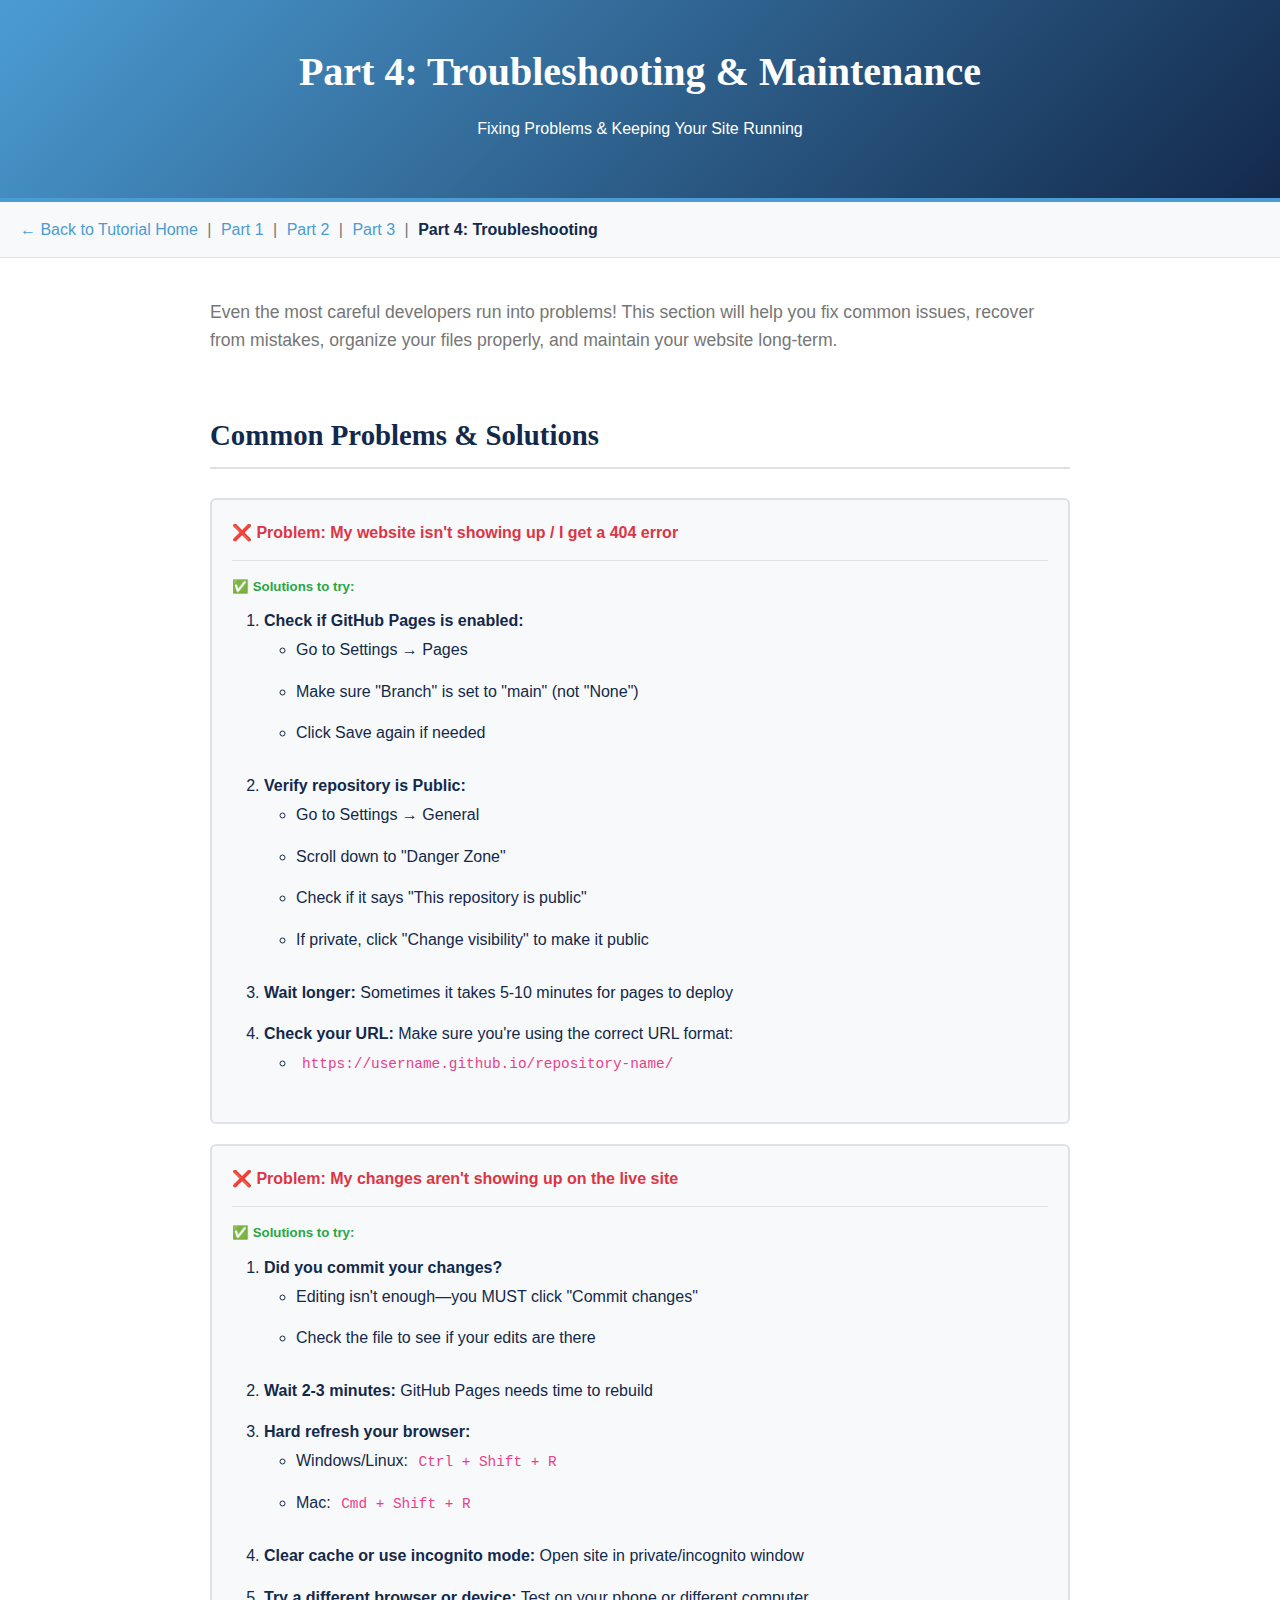
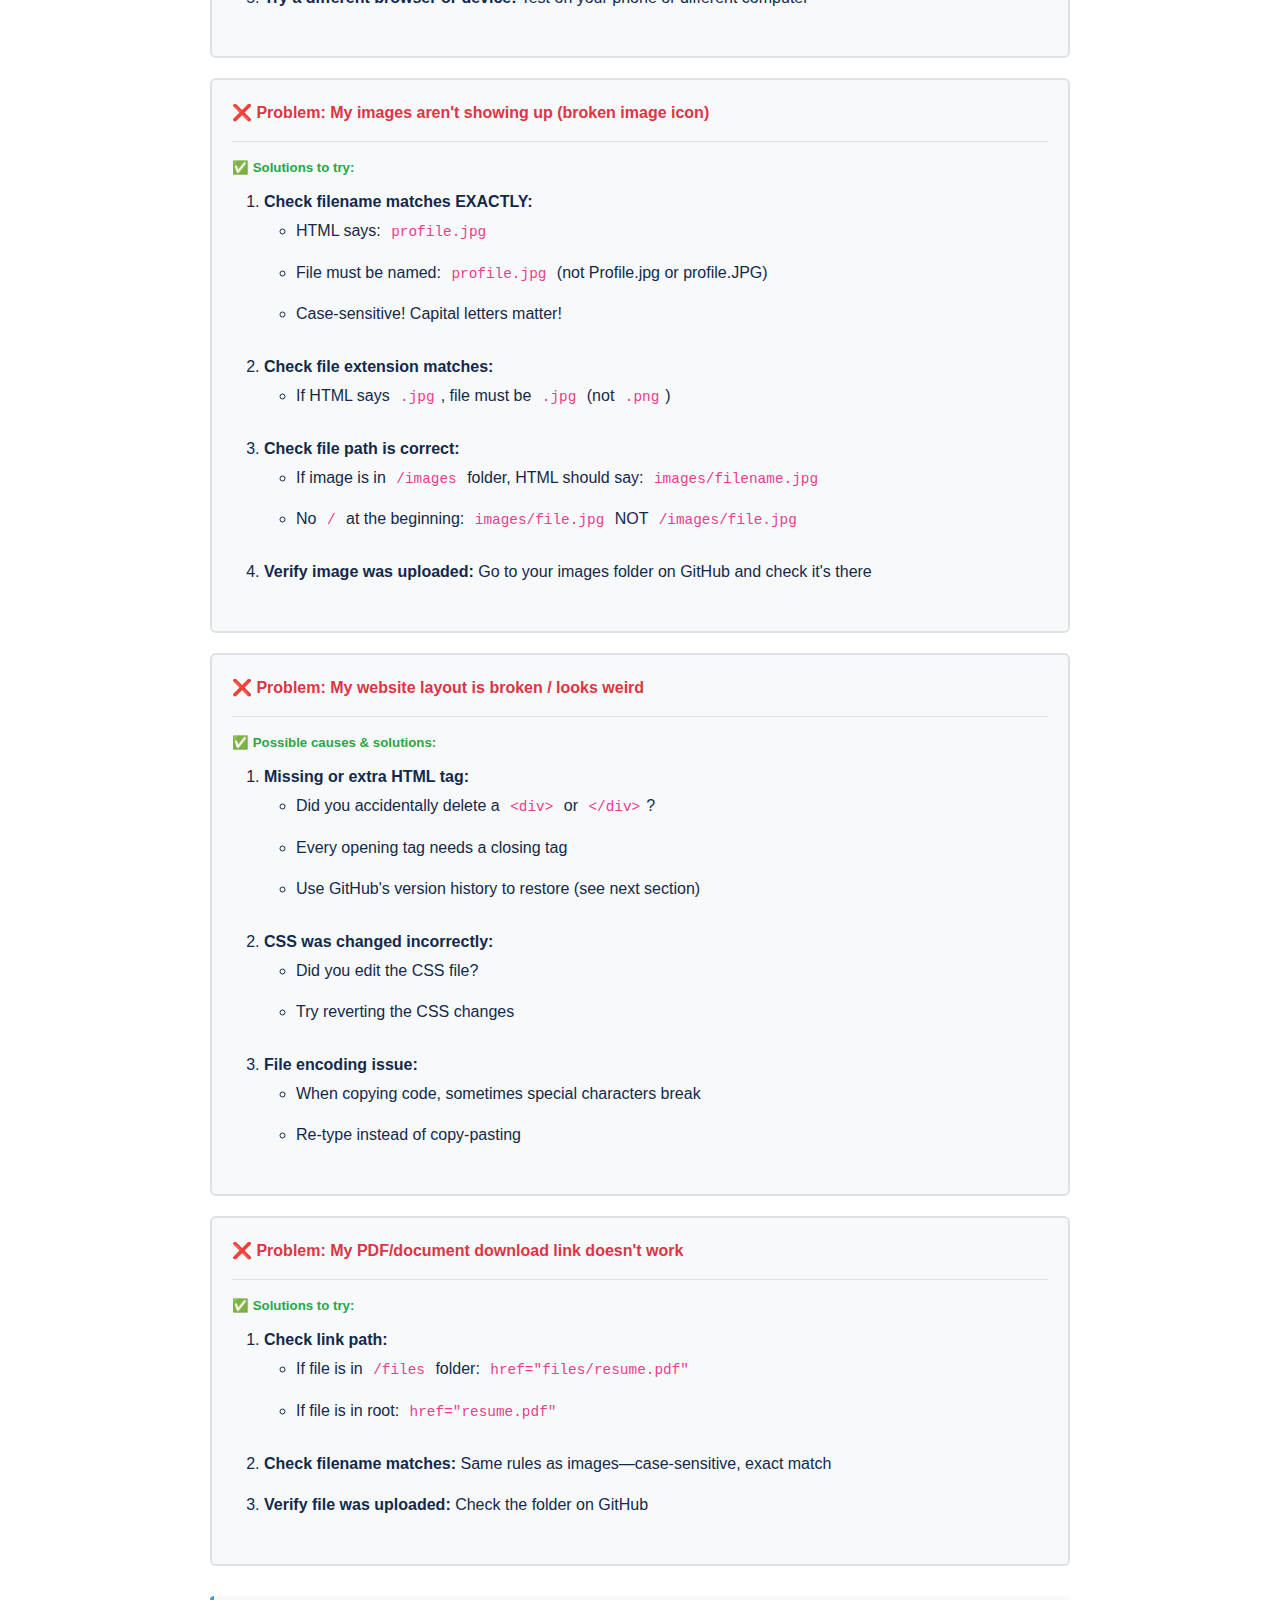
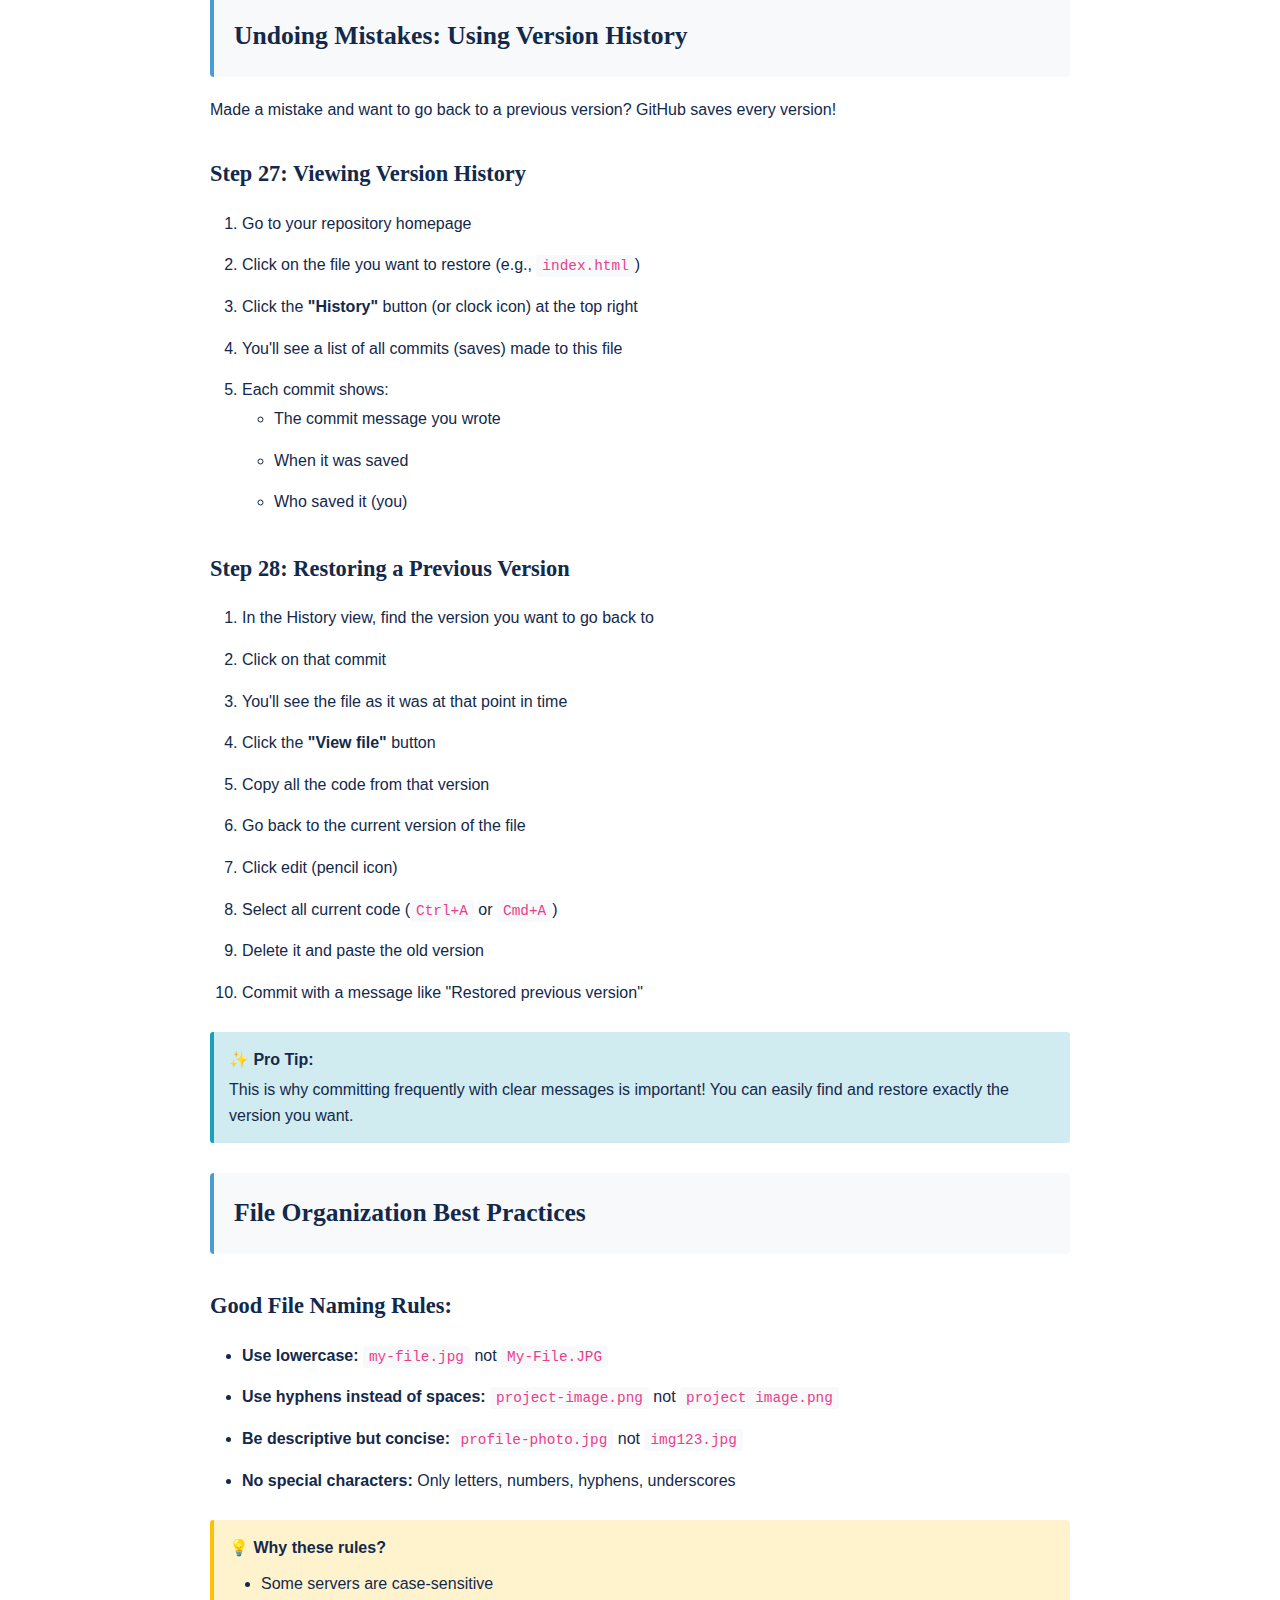
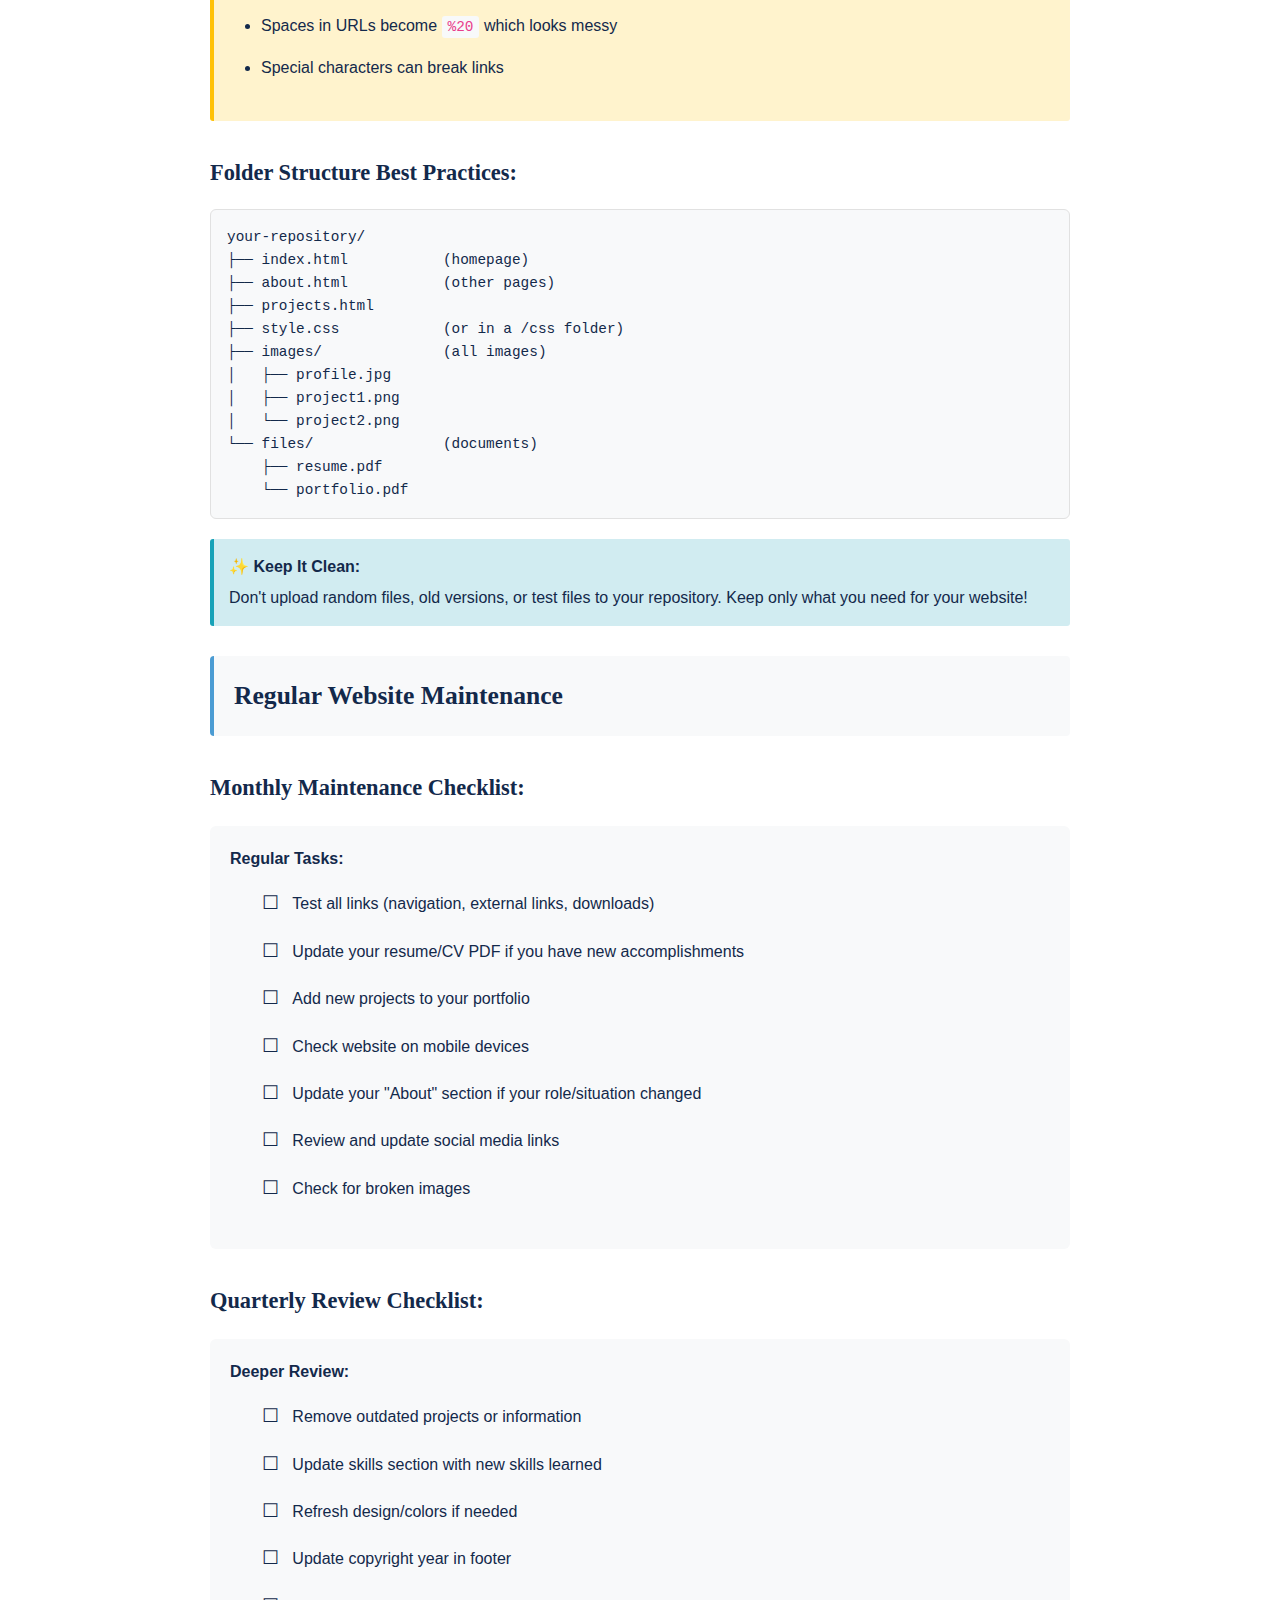
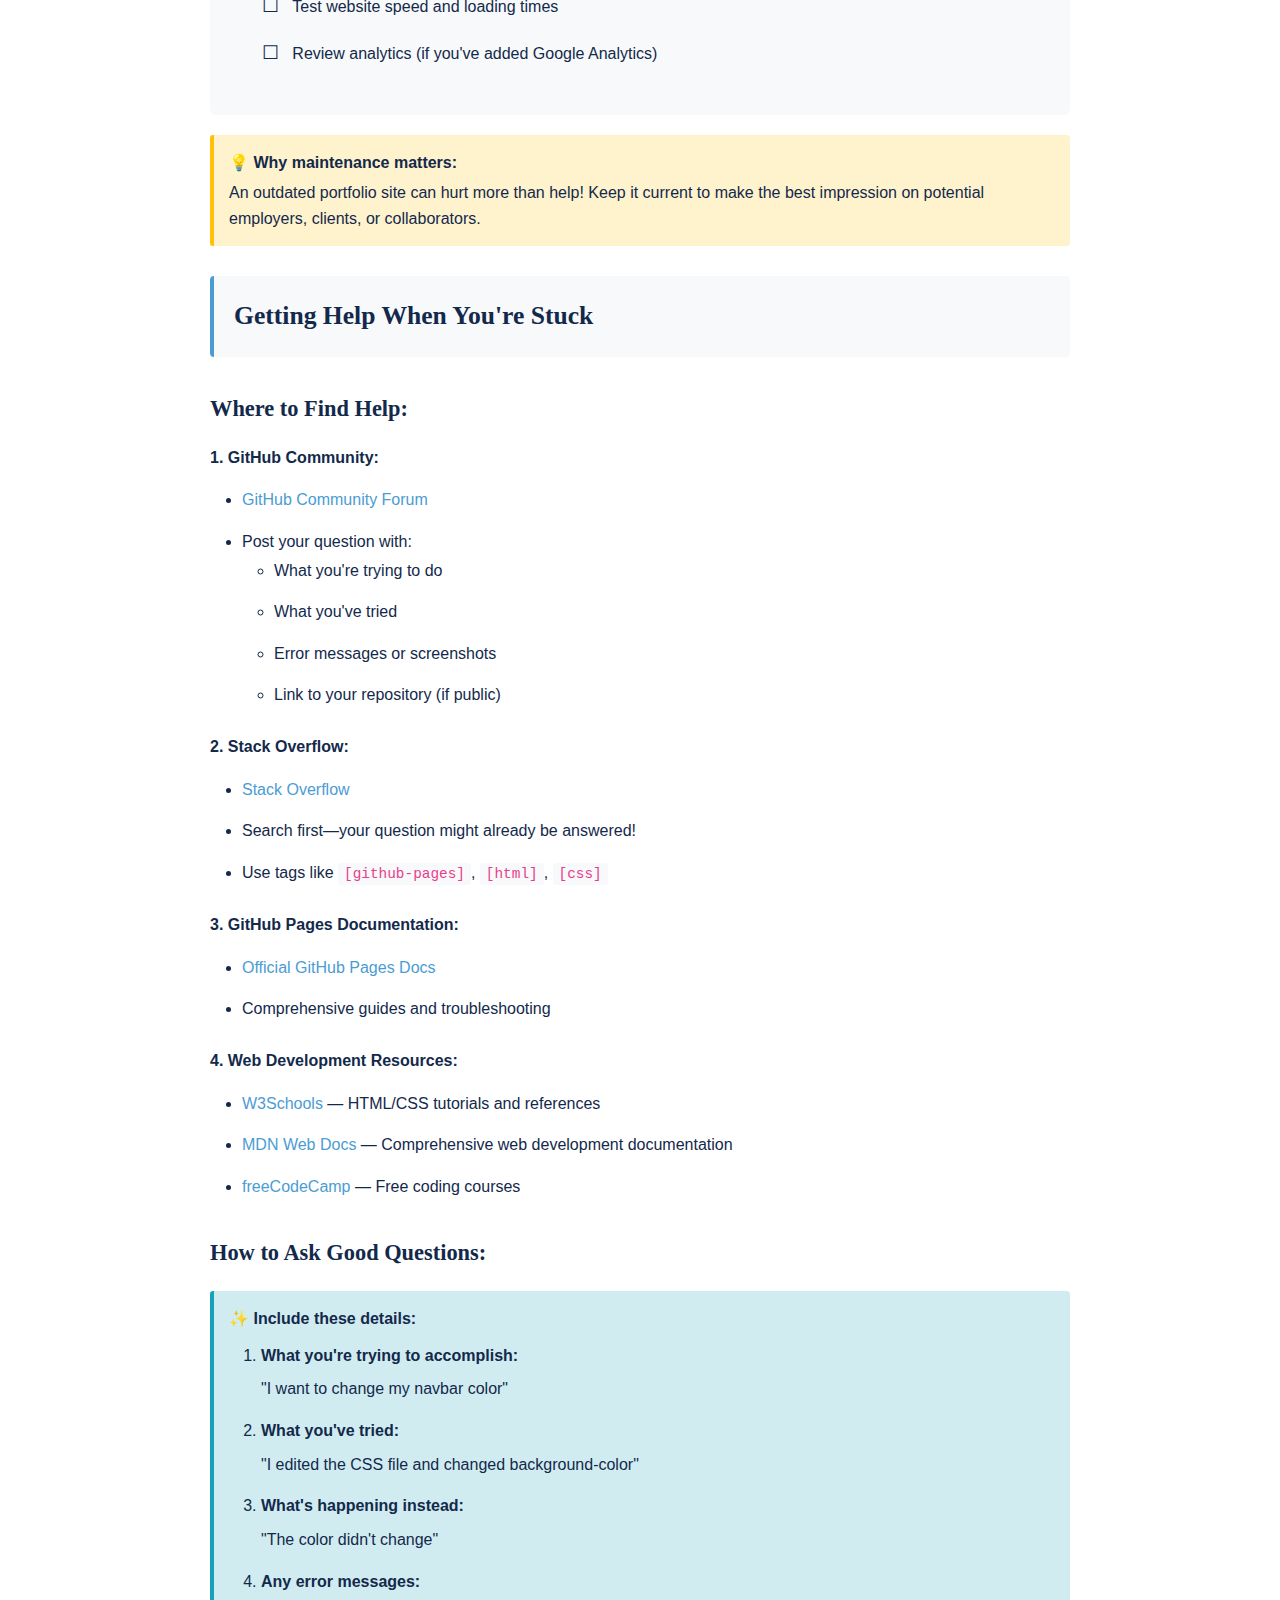
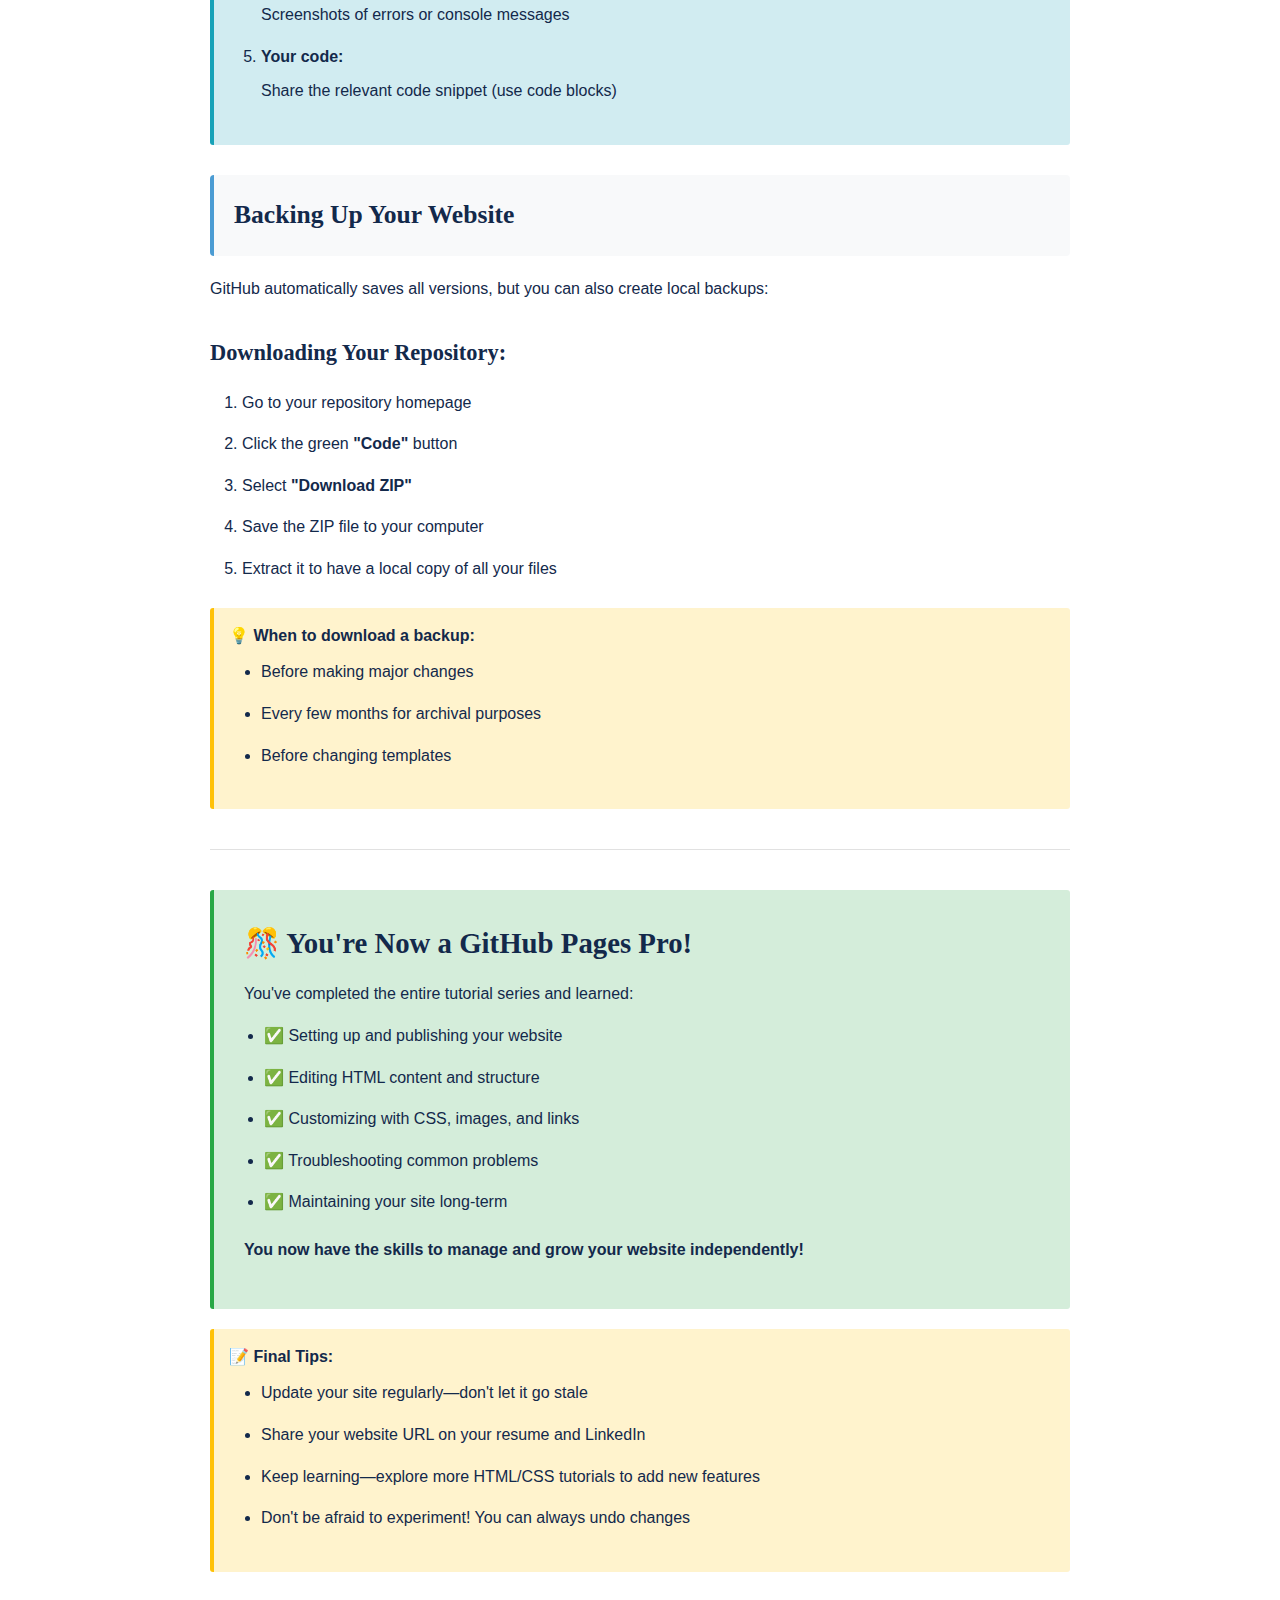
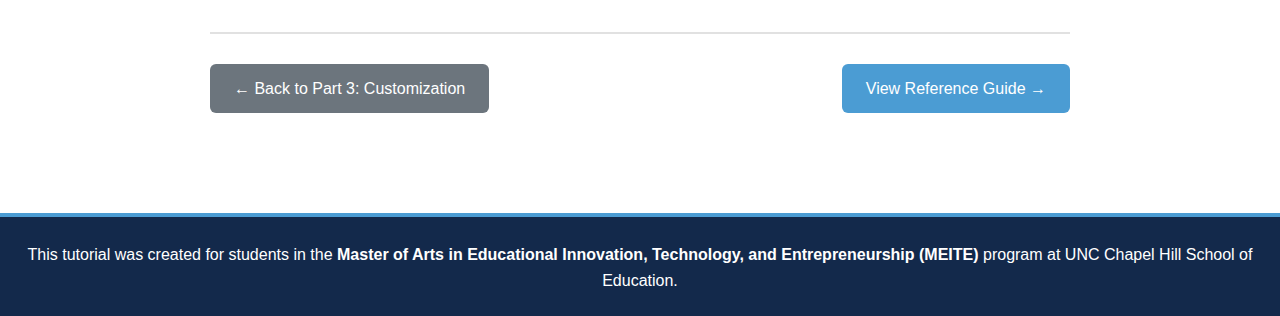
<file: troubleshooting.html>
<!DOCTYPE html>
<html lang="en">
<head>
    <meta charset="UTF-8">
    <meta name="viewport" content="width=device-width, initial-scale=1.0">
    <title>Part 4: Troubleshooting - GitHub Pages Tutorial</title>
    <style>
        * { margin: 0; padding: 0; box-sizing: border-box; }
        body { font-family: -apple-system, BlinkMacSystemFont, "Segoe UI", "Acumin Pro", Helvetica, Arial, sans-serif; line-height: 1.6; color: #13294b; background-color: #ffffff; }

        h1, h2, h3 {
            font-family: Georgia, "Le Monde Livre", serif;
        }

        .header { background: linear-gradient(135deg, #4b9cd3 0%, #13294b 100%);
            border-bottom: 4px solid #4b9cd3; color: white; padding: 40px 20px; text-align: center; }
        .header h1 { font-size: 2.5em; margin-bottom: 0.3em; }
        .breadcrumb { background-color: #f8f9fa; padding: 15px 20px; border-bottom: 1px solid #e1e1e1; }
        .breadcrumb a { color: #4b9cd3; text-decoration: none; }
        .breadcrumb a:hover { text-decoration: underline; }
        .breadcrumb span { color: #767676; margin: 0 5px; }
        .container { max-width: 900px; margin: 0 auto; padding: 40px 20px; }
        h2 { font-size: 1.8em; font-weight: 600; margin-top: 2em; margin-bottom: 1em; padding-bottom: 0.3em; border-bottom: 2px solid #e1e1e1; color: #13294b; }
        h3 { font-size: 1.4em; font-weight: 600; margin-top: 1.5em; margin-bottom: 0.8em; color: #13294b; }
        p { margin-bottom: 1em; font-size: 16px; }
        ol, ul { margin-left: 2em; margin-bottom: 1.5em; }
        li { margin-bottom: 0.8em; line-height: 1.8; }
        .step-header { background-color: #f8f9fa; padding: 20px; border-left: 4px solid #4b9cd3; margin: 30px 0 20px 0; border-radius: 4px; }
        .step-header h2 { margin: 0; padding: 0; border: none; font-size: 1.6em; }
        .note, .important, .tip, .success, .warning { padding: 15px; margin: 20px 0; border-radius: 3px; }
        .note { background-color: #fff3cd; border-left: 4px solid #ffc107; }
        .important { background-color: #f8d7da; border-left: 4px solid #dc3545; }
        .tip { background-color: #d1ecf1; border-left: 4px solid #17a2b8; }
        .success { background-color: #d4edda; border-left: 4px solid #28a745; }
        .warning { background-color: #fff3cd; border-left: 4px solid #ff6b6b; }
        .note strong, .important strong, .tip strong, .success strong, .warning strong { display: block; margin-bottom: 5px; }
        code { background-color: #f8f9fa; padding: 3px 6px; border-radius: 3px; font-family: "SFMono-Regular", Consolas, monospace; font-size: 0.9em; color: #e83e8c; }
        pre { background-color: #f8f9fa; padding: 16px; border-radius: 6px; overflow-x: auto; margin: 15px 0; border: 1px solid #e1e1e1; }
        pre code { background-color: transparent; padding: 0; color: #13294b; }
        .problem-solution { background-color: #f8f9fa; border: 2px solid #dee2e6; border-radius: 6px; padding: 20px; margin: 20px 0; }
        .problem-solution h4 { color: #dc3545; margin-bottom: 10px; }
        .problem-solution .solution { margin-top: 15px; padding-top: 15px; border-top: 1px solid #dee2e6; }
        .problem-solution .solution h5 { color: #28a745; margin-bottom: 10px; }
        .navigation { display: flex; justify-content: space-between; margin-top: 60px; padding-top: 30px; border-top: 2px solid #e1e1e1; }
        .nav-button { display: inline-block; padding: 12px 24px; background-color: #4b9cd3; color: white; text-decoration: none; border-radius: 6px; font-weight: 500; transition: background-color 0.3s; }
        .nav-button:hover { background-color: #007fae; }
        .nav-button.secondary { background-color: #6c757d; }
        .nav-button.secondary:hover { background-color: #5a6268; }
        a { color: #4b9cd3; text-decoration: none; }
        a:hover { text-decoration: underline; }
        strong { font-weight: 600; }
        .checklist { background-color: #f8f9fa; padding: 20px; border-radius: 6px; margin: 20px 0; }
        .checklist h4 { margin-bottom: 15px; color: #13294b; }
        .checklist ul { list-style: none; padding-left: 0; }
        .checklist li:before { content: "☐ "; font-size: 1.2em; margin-right: 8px; }
    </style>
</head>
<body>
    <div class="header">
        <h1>Part 4: Troubleshooting & Maintenance</h1>
        <p>Fixing Problems & Keeping Your Site Running</p>
    </div>

    <div class="breadcrumb">
        <a href="index.html">← Back to Tutorial Home</a>
        <span>|</span>
        <a href="setup.html">Part 1</a>
        <span>|</span>
        <a href="editing.html">Part 2</a>
        <span>|</span>
        <a href="customization.html">Part 3</a>
        <span>|</span>
        <strong>Part 4: Troubleshooting</strong>
    </div>

    <div class="container">
        <p style="font-size: 1.1em; color: #767676;">Even the most careful developers run into problems! This section will help you fix common issues, recover from mistakes, organize your files properly, and maintain your website long-term.</p>

        <!-- COMMON PROBLEMS -->
        <h2>Common Problems & Solutions</h2>

        <div class="problem-solution">
            <h4>❌ Problem: My website isn't showing up / I get a 404 error</h4>
            <div class="solution">
                <h5>✅ Solutions to try:</h5>
                <ol>
                    <li><strong>Check if GitHub Pages is enabled:</strong>
                        <ul>
                            <li>Go to Settings → Pages</li>
                            <li>Make sure "Branch" is set to "main" (not "None")</li>
                            <li>Click Save again if needed</li>
                        </ul>
                    </li>
                    <li><strong>Verify repository is Public:</strong>
                        <ul>
                            <li>Go to Settings → General</li>
                            <li>Scroll down to "Danger Zone"</li>
                            <li>Check if it says "This repository is public"</li>
                            <li>If private, click "Change visibility" to make it public</li>
                        </ul>
                    </li>
                    <li><strong>Wait longer:</strong> Sometimes it takes 5-10 minutes for pages to deploy</li>
                    <li><strong>Check your URL:</strong> Make sure you're using the correct URL format:
                        <ul>
                            <li><code>https://username.github.io/repository-name/</code></li>
                        </ul>
                    </li>
                </ol>
            </div>
        </div>

        <div class="problem-solution">
            <h4>❌ Problem: My changes aren't showing up on the live site</h4>
            <div class="solution">
                <h5>✅ Solutions to try:</h5>
                <ol>
                    <li><strong>Did you commit your changes?</strong>
                        <ul>
                            <li>Editing isn't enough—you MUST click "Commit changes"</li>
                            <li>Check the file to see if your edits are there</li>
                        </ul>
                    </li>
                    <li><strong>Wait 2-3 minutes:</strong> GitHub Pages needs time to rebuild</li>
                    <li><strong>Hard refresh your browser:</strong>
                        <ul>
                            <li>Windows/Linux: <code>Ctrl + Shift + R</code></li>
                            <li>Mac: <code>Cmd + Shift + R</code></li>
                        </ul>
                    </li>
                    <li><strong>Clear cache or use incognito mode:</strong> Open site in private/incognito window</li>
                    <li><strong>Try a different browser or device:</strong> Test on your phone or different computer</li>
                </ol>
            </div>
        </div>

        <div class="problem-solution">
            <h4>❌ Problem: My images aren't showing up (broken image icon)</h4>
            <div class="solution">
                <h5>✅ Solutions to try:</h5>
                <ol>
                    <li><strong>Check filename matches EXACTLY:</strong>
                        <ul>
                            <li>HTML says: <code>profile.jpg</code></li>
                            <li>File must be named: <code>profile.jpg</code> (not Profile.jpg or profile.JPG)</li>
                            <li>Case-sensitive! Capital letters matter!</li>
                        </ul>
                    </li>
                    <li><strong>Check file extension matches:</strong>
                        <ul>
                            <li>If HTML says <code>.jpg</code>, file must be <code>.jpg</code> (not <code>.png</code>)</li>
                        </ul>
                    </li>
                    <li><strong>Check file path is correct:</strong>
                        <ul>
                            <li>If image is in <code>/images</code> folder, HTML should say: <code>images/filename.jpg</code></li>
                            <li>No <code>/</code> at the beginning: <code>images/file.jpg</code> NOT <code>/images/file.jpg</code></li>
                        </ul>
                    </li>
                    <li><strong>Verify image was uploaded:</strong> Go to your images folder on GitHub and check it's there</li>
                </ol>
            </div>
        </div>

        <div class="problem-solution">
            <h4>❌ Problem: My website layout is broken / looks weird</h4>
            <div class="solution">
                <h5>✅ Possible causes & solutions:</h5>
                <ol>
                    <li><strong>Missing or extra HTML tag:</strong>
                        <ul>
                            <li>Did you accidentally delete a <code>&lt;div&gt;</code> or <code>&lt;/div&gt;</code>?</li>
                            <li>Every opening tag needs a closing tag</li>
                            <li>Use GitHub's version history to restore (see next section)</li>
                        </ul>
                    </li>
                    <li><strong>CSS was changed incorrectly:</strong>
                        <ul>
                            <li>Did you edit the CSS file?</li>
                            <li>Try reverting the CSS changes</li>
                        </ul>
                    </li>
                    <li><strong>File encoding issue:</strong>
                        <ul>
                            <li>When copying code, sometimes special characters break</li>
                            <li>Re-type instead of copy-pasting</li>
                        </ul>
                    </li>
                </ol>
            </div>
        </div>

        <div class="problem-solution">
            <h4>❌ Problem: My PDF/document download link doesn't work</h4>
            <div class="solution">
                <h5>✅ Solutions to try:</h5>
                <ol>
                    <li><strong>Check link path:</strong>
                        <ul>
                            <li>If file is in <code>/files</code> folder: <code>href="files/resume.pdf"</code></li>
                            <li>If file is in root: <code>href="resume.pdf"</code></li>
                        </ul>
                    </li>
                    <li><strong>Check filename matches:</strong> Same rules as images—case-sensitive, exact match</li>
                    <li><strong>Verify file was uploaded:</strong> Check the folder on GitHub</li>
                </ol>
            </div>
        </div>

        <!-- UNDOING MISTAKES -->
        <div class="step-header">
            <h2>Undoing Mistakes: Using Version History</h2>
        </div>

        <p>Made a mistake and want to go back to a previous version? GitHub saves every version!</p>

        <h3>Step 27: Viewing Version History</h3>
        <ol>
            <li>Go to your repository homepage</li>
            <li>Click on the file you want to restore (e.g., <code>index.html</code>)</li>
            <li>Click the <strong>"History"</strong> button (or clock icon) at the top right</li>
            <li>You'll see a list of all commits (saves) made to this file</li>
            <li>Each commit shows:
                <ul>
                    <li>The commit message you wrote</li>
                    <li>When it was saved</li>
                    <li>Who saved it (you)</li>
                </ul>
            </li>
        </ol>

        <h3>Step 28: Restoring a Previous Version</h3>
        <ol>
            <li>In the History view, find the version you want to go back to</li>
            <li>Click on that commit</li>
            <li>You'll see the file as it was at that point in time</li>
            <li>Click the <strong>"View file"</strong> button</li>
            <li>Copy all the code from that version</li>
            <li>Go back to the current version of the file</li>
            <li>Click edit (pencil icon)</li>
            <li>Select all current code (<code>Ctrl+A</code> or <code>Cmd+A</code>)</li>
            <li>Delete it and paste the old version</li>
            <li>Commit with a message like "Restored previous version"</li>
        </ol>

        <div class="tip">
            <strong>✨ Pro Tip:</strong> This is why committing frequently with clear messages is important! You can easily find and restore exactly the version you want.
        </div>

        <!-- FILE ORGANIZATION -->
        <div class="step-header">
            <h2>File Organization Best Practices</h2>
        </div>

        <h3>Good File Naming Rules:</h3>
        <ul>
            <li><strong>Use lowercase:</strong> <code>my-file.jpg</code> not <code>My-File.JPG</code></li>
            <li><strong>Use hyphens instead of spaces:</strong> <code>project-image.png</code> not <code>project image.png</code></li>
            <li><strong>Be descriptive but concise:</strong> <code>profile-photo.jpg</code> not <code>img123.jpg</code></li>
            <li><strong>No special characters:</strong> Only letters, numbers, hyphens, underscores</li>
        </ul>

        <div class="note">
            <strong>💡 Why these rules?</strong>
            <ul style="margin-top: 10px;">
                <li>Some servers are case-sensitive</li>
                <li>Spaces in URLs become <code>%20</code> which looks messy</li>
                <li>Special characters can break links</li>
            </ul>
        </div>

        <h3>Folder Structure Best Practices:</h3>
        <pre><code>your-repository/
├── index.html           (homepage)
├── about.html           (other pages)
├── projects.html
├── style.css            (or in a /css folder)
├── images/              (all images)
│   ├── profile.jpg
│   ├── project1.png
│   └── project2.png
└── files/               (documents)
    ├── resume.pdf
    └── portfolio.pdf</code></pre>

        <div class="tip">
            <strong>✨ Keep It Clean:</strong> Don't upload random files, old versions, or test files to your repository. Keep only what you need for your website!
        </div>

        <!-- MAINTENANCE -->
        <div class="step-header">
            <h2>Regular Website Maintenance</h2>
        </div>

        <h3>Monthly Maintenance Checklist:</h3>
        <div class="checklist">
            <h4>Regular Tasks:</h4>
            <ul>
                <li>Test all links (navigation, external links, downloads)</li>
                <li>Update your resume/CV PDF if you have new accomplishments</li>
                <li>Add new projects to your portfolio</li>
                <li>Check website on mobile devices</li>
                <li>Update your "About" section if your role/situation changed</li>
                <li>Review and update social media links</li>
                <li>Check for broken images</li>
            </ul>
        </div>

        <h3>Quarterly Review Checklist:</h3>
        <div class="checklist">
            <h4>Deeper Review:</h4>
            <ul>
                <li>Remove outdated projects or information</li>
                <li>Update skills section with new skills learned</li>
                <li>Refresh design/colors if needed</li>
                <li>Update copyright year in footer</li>
                <li>Test website speed and loading times</li>
                <li>Review analytics (if you've added Google Analytics)</li>
            </ul>
        </div>

        <div class="note">
            <strong>💡 Why maintenance matters:</strong> An outdated portfolio site can hurt more than help! Keep it current to make the best impression on potential employers, clients, or collaborators.
        </div>

        <!-- GETTING HELP -->
        <div class="step-header">
            <h2>Getting Help When You're Stuck</h2>
        </div>

        <h3>Where to Find Help:</h3>

        <p><strong>1. GitHub Community:</strong></p>
        <ul>
            <li><a href="https://github.community/" target="_blank">GitHub Community Forum</a></li>
            <li>Post your question with:
                <ul>
                    <li>What you're trying to do</li>
                    <li>What you've tried</li>
                    <li>Error messages or screenshots</li>
                    <li>Link to your repository (if public)</li>
                </ul>
            </li>
        </ul>

        <p><strong>2. Stack Overflow:</strong></p>
        <ul>
            <li><a href="https://stackoverflow.com" target="_blank">Stack Overflow</a></li>
            <li>Search first—your question might already be answered!</li>
            <li>Use tags like <code>[github-pages]</code>, <code>[html]</code>, <code>[css]</code></li>
        </ul>

        <p><strong>3. GitHub Pages Documentation:</strong></p>
        <ul>
            <li><a href="https://docs.github.com/en/pages" target="_blank">Official GitHub Pages Docs</a></li>
            <li>Comprehensive guides and troubleshooting</li>
        </ul>

        <p><strong>4. Web Development Resources:</strong></p>
        <ul>
            <li><a href="https://www.w3schools.com" target="_blank">W3Schools</a> — HTML/CSS tutorials and references</li>
            <li><a href="https://developer.mozilla.org/" target="_blank">MDN Web Docs</a> — Comprehensive web development documentation</li>
            <li><a href="https://www.freecodecamp.org" target="_blank">freeCodeCamp</a> — Free coding courses</li>
        </ul>

        <h3>How to Ask Good Questions:</h3>
        <div class="tip">
            <strong>✨ Include these details:</strong>
            <ol style="margin-top: 10px;">
                <li><strong>What you're trying to accomplish:</strong> "I want to change my navbar color"</li>
                <li><strong>What you've tried:</strong> "I edited the CSS file and changed background-color"</li>
                <li><strong>What's happening instead:</strong> "The color didn't change"</li>
                <li><strong>Any error messages:</strong> Screenshots of errors or console messages</li>
                <li><strong>Your code:</strong> Share the relevant code snippet (use code blocks)</li>
            </ol>
        </div>

        <!-- BACKUP -->
        <div class="step-header">
            <h2>Backing Up Your Website</h2>
        </div>

        <p>GitHub automatically saves all versions, but you can also create local backups:</p>

        <h3>Downloading Your Repository:</h3>
        <ol>
            <li>Go to your repository homepage</li>
            <li>Click the green <strong>"Code"</strong> button</li>
            <li>Select <strong>"Download ZIP"</strong></li>
            <li>Save the ZIP file to your computer</li>
            <li>Extract it to have a local copy of all your files</li>
        </ol>

        <div class="note">
            <strong>💡 When to download a backup:</strong>
            <ul style="margin-top: 10px;">
                <li>Before making major changes</li>
                <li>Every few months for archival purposes</li>
                <li>Before changing templates</li>
            </ul>
        </div>

        <hr style="margin: 40px 0; border: none; border-top: 1px solid #e1e1e1;">

        <div class="success" style="padding: 30px;">
            <h2 style="margin: 0 0 15px 0; padding: 0; border: none;">🎊 You're Now a GitHub Pages Pro!</h2>
            <p style="margin: 0;">You've completed the entire tutorial series and learned:</p>
            <ul style="margin: 15px 0 0 20px;">
                <li>✅ Setting up and publishing your website</li>
                <li>✅ Editing HTML content and structure</li>
                <li>✅ Customizing with CSS, images, and links</li>
                <li>✅ Troubleshooting common problems</li>
                <li>✅ Maintaining your site long-term</li>
            </ul>
            <p style="margin-top: 20px;"><strong>You now have the skills to manage and grow your website independently!</strong></p>
        </div>

        <div class="note">
            <strong>📝 Final Tips:</strong>
            <ul style="margin-top: 10px;">
                <li>Update your site regularly—don't let it go stale</li>
                <li>Share your website URL on your resume and LinkedIn</li>
                <li>Keep learning—explore more HTML/CSS tutorials to add new features</li>
                <li>Don't be afraid to experiment! You can always undo changes</li>
            </ul>
        </div>

        <div class="navigation">
            <a href="customization.html" class="nav-button secondary">← Back to Part 3: Customization</a>
            <a href="reference.html" class="nav-button">View Reference Guide →</a>
        </div>
    </div>

    <div class="meite-note" style="background-color: #13294b; color: white; padding: 25px 20px; text-align: center; font-size: 0.95em; border-top: 4px solid #4b9cd3; margin-top: 60px;">
        <p style="color: white; margin: 0;">This tutorial was created for students in the <strong>Master of Arts in Educational Innovation, Technology, and Entrepreneurship (MEITE)</strong> program at UNC Chapel Hill School of Education.</p>
    </div>
</body>
</html>
</file>
